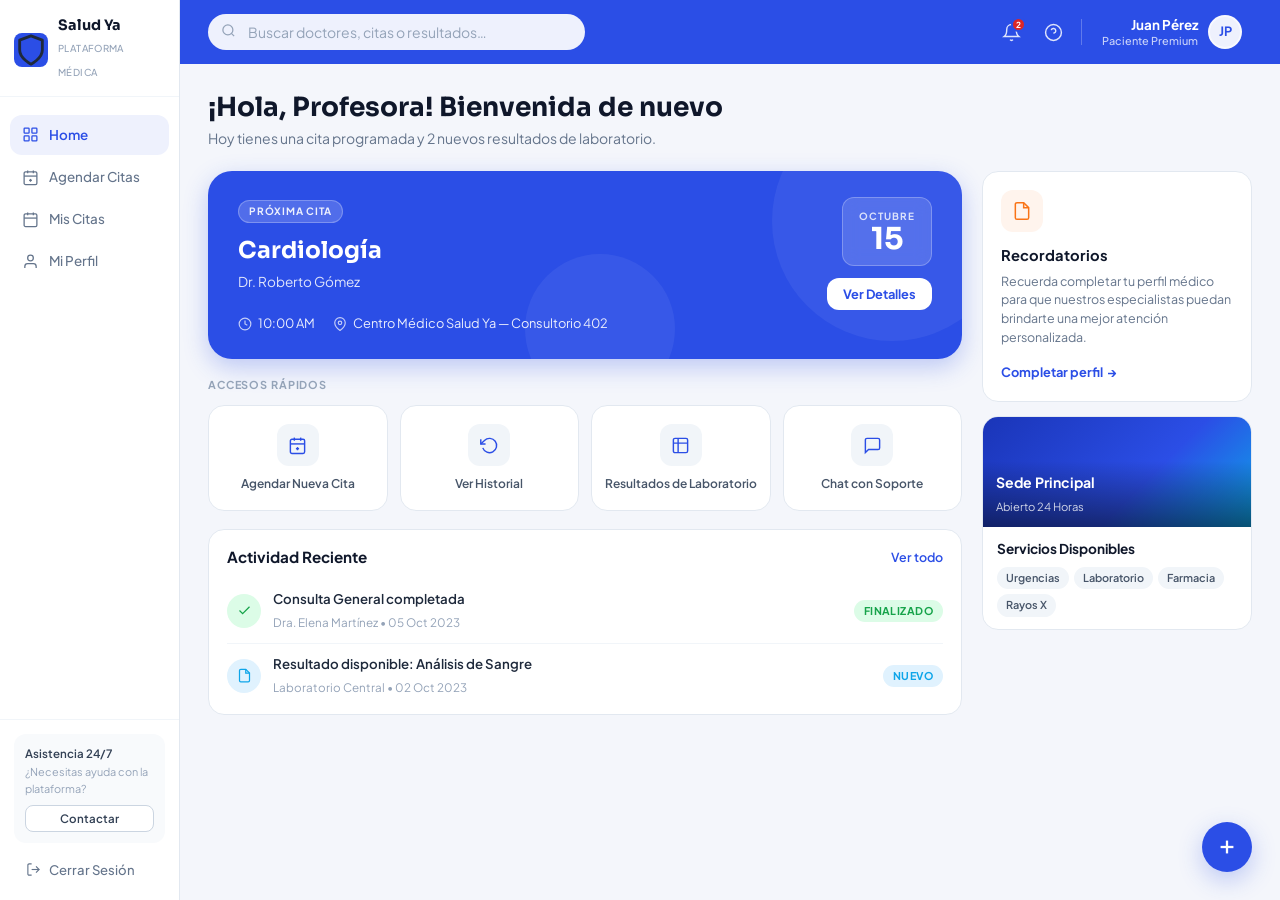
<file: index.html>
<!DOCTYPE html>
<html lang="es">
<head>
  <meta charset="UTF-8" />
  <meta name="viewport" content="width=device-width, initial-scale=1.0" />
  <title>Salud Ya</title>
  <link rel="icon" href="Logo%20Salud%20Ya%20-%20Azul.png" type="image/png" sizes="any">
  <link rel="shortcut icon" href="Logo%20Salud%20Ya%20-%20Azul.png" type="image/png">
  <link rel="stylesheet" href="css/variables.css" />
  <link rel="stylesheet" href="css/layout.css" />
  <link rel="stylesheet" href="css/components.css" />
  <style>
    #view-container { min-height: 100vh; }
    /* Ensure app-shell fills viewport */
    #view-container > .app-shell { min-height: 100vh; }
  </style>
</head>
<body>
  <div id="view-container"></div>
  <script src="js/app.js"></script>
</body>
</html>
</file>
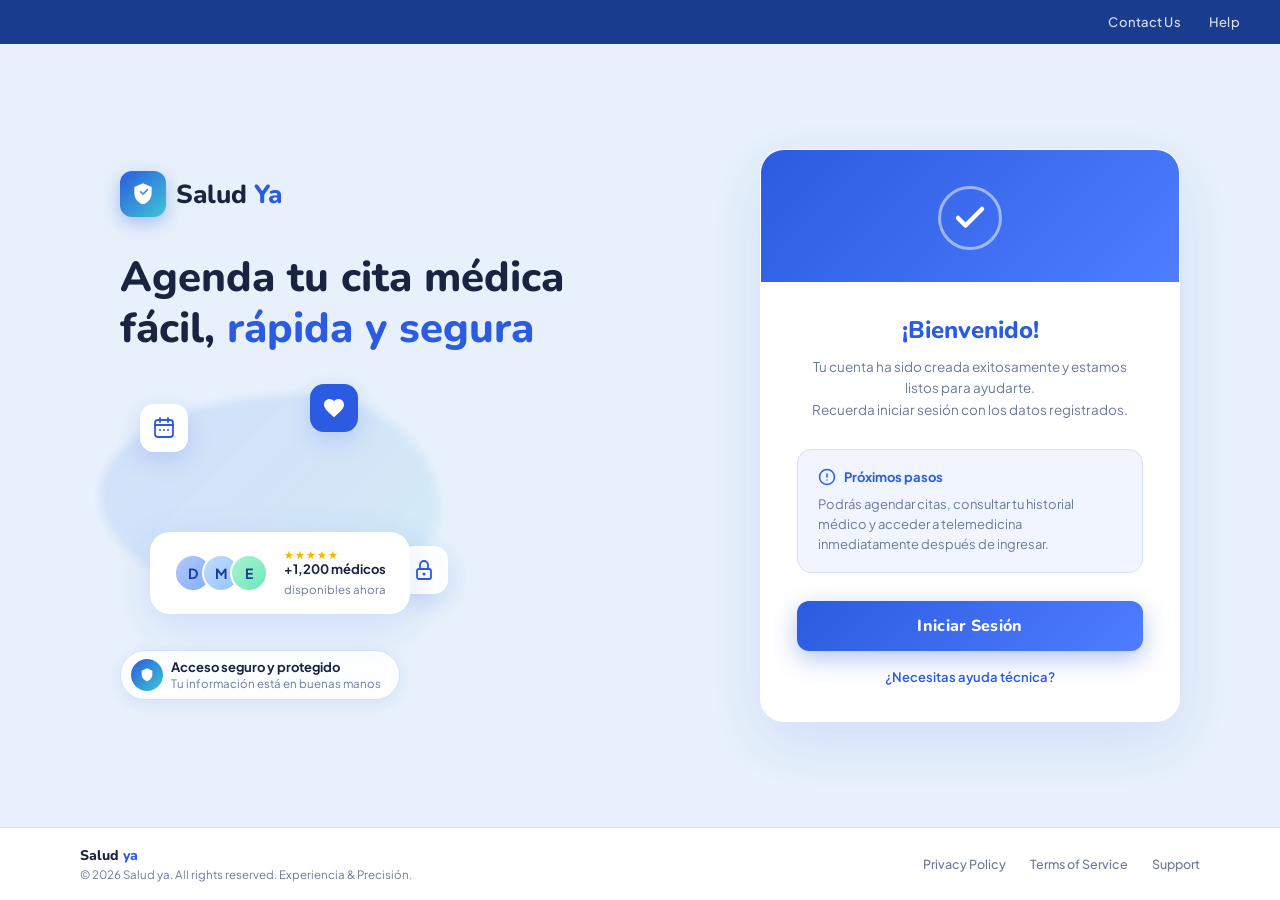
<file: bienvenido.html>
<!DOCTYPE html>
<html lang="es">
<head>
  <meta charset="UTF-8"/>
  <meta name="viewport" content="width=device-width, initial-scale=1.0"/>
  <title>Salud Ya</title>
  <link href="https://fonts.googleapis.com/css2?family=Nunito:wght@400;600;700;800&family=Plus+Jakarta+Sans:wght@400;500;600;700&display=swap" rel="stylesheet"/>
  <link rel="stylesheet" href="css/style.css"/>
</head>
<body>

<!-- TOPBAR -->
<nav class="topbar">
  <a href="#">Contact Us</a>
  <a href="#">Help</a>
</nav>

<div class="page">
  <section class="hero">

    <!-- LEFT -->
    <div class="left">
      <div class="brand">
        <div class="brand-icon">
          <svg viewBox="0 0 24 24" xmlns="http://www.w3.org/2000/svg">
            <path d="M12 2L4 5.5V11c0 5 3.5 9.3 8 10.4C16.5 20.3 20 16 20 11V5.5L12 2zm0 10.5c-.4 0-.8-.1-1.1-.4L9 10.2l1.1-1.1 1.9 1.9 3.9-3.9 1.1 1.1-5 5c-.3.2-.7.3-1 .3z"/>
          </svg>
        </div>
        <div class="brand-name">Salud <span>Ya</span></div>
      </div>

      <h1 class="headline">
        Agenda tu cita médica<br>fácil, <em>rápida y segura</em>
      </h1>

      <div class="illustration">
        <div class="blob"></div>

        <div class="float-icon fi-calendar">
          <svg viewBox="0 0 24 24" fill="none" xmlns="http://www.w3.org/2000/svg">
            <rect x="3" y="4" width="18" height="17" rx="3" stroke="#2b5be0" stroke-width="1.8" fill="none"/>
            <path d="M8 2v4M16 2v4M3 9h18" stroke="#2b5be0" stroke-width="1.8" stroke-linecap="round"/>
            <circle cx="8" cy="14" r="1" fill="#2b5be0"/>
            <circle cx="12" cy="14" r="1" fill="#2b5be0"/>
            <circle cx="16" cy="14" r="1" fill="#2b5be0"/>
          </svg>
        </div>

        <div class="float-icon fi-heart">
          <svg viewBox="0 0 24 24" xmlns="http://www.w3.org/2000/svg">
            <path d="M12 21.35l-1.45-1.32C5.4 15.36 2 12.28 2 8.5 2 5.42 4.42 3 7.5 3c1.74 0 3.41.81 4.5 2.09C13.09 3.81 14.76 3 16.5 3 19.58 3 22 5.42 22 8.5c0 3.78-3.4 6.86-8.55 11.54L12 21.35z"/>
          </svg>
        </div>

        <div class="float-icon fi-lock">
          <svg viewBox="0 0 24 24" fill="none" xmlns="http://www.w3.org/2000/svg">
            <rect x="5" y="11" width="14" height="10" rx="2" stroke="#2b5be0" stroke-width="1.8" fill="none"/>
            <path d="M8 11V7a4 4 0 018 0v4" stroke="#2b5be0" stroke-width="1.8" stroke-linecap="round"/>
            <circle cx="12" cy="16" r="1.5" fill="#2b5be0"/>
          </svg>
        </div>

        <div class="doc-card">
          <div class="doc-avatars">
            <div class="av">D</div>
            <div class="av" style="background:linear-gradient(135deg,#c3dafe,#93c5fd)">M</div>
            <div class="av" style="background:linear-gradient(135deg,#a7f3d0,#6ee7b7)">E</div>
          </div>
          <div class="doc-info">
            <div class="stars">★★★★★</div>
            <strong>+1,200 médicos</strong>
            <span>disponibles ahora</span>
          </div>
        </div>
      </div>

      <div class="badge-secure">
        <div class="dot">
          <svg viewBox="0 0 24 24" xmlns="http://www.w3.org/2000/svg">
            <path d="M12 2L4 5.5V11c0 5 3.5 9.3 8 10.4C16.5 20.3 20 16 20 11V5.5L12 2z"/>
          </svg>
        </div>
        <div class="badge-secure-text">
          <strong>Acceso seguro y protegido</strong>
          <span>Tu información está en buenas manos</span>
        </div>
      </div>
    </div>

    <!-- RIGHT — WELCOME CARD -->
    <div class="card-welcome">

      <!-- Banner azul con check -->
      <div class="welcome-banner">
        <div class="welcome-check">
          <svg viewBox="0 0 24 24" xmlns="http://www.w3.org/2000/svg">
            <polyline points="20 6 9 17 4 12"/>
          </svg>
        </div>
      </div>

      <!-- Cuerpo -->
      <div class="welcome-body">
        <h2 class="welcome-title">¡Bienvenido!</h2>
        <p class="welcome-subtitle">
          Tu cuenta ha sido creada exitosamente y estamos listos para ayudarte.<br>
          Recuerda iniciar sesión con los datos registrados.
        </p>

        <!-- Próximos pasos -->
        <div class="next-steps">
          <div class="next-steps-header">
            <!-- Info circle icon -->
            <svg viewBox="0 0 24 24" xmlns="http://www.w3.org/2000/svg">
              <circle cx="12" cy="12" r="10"/>
              <line x1="12" y1="8" x2="12" y2="12"/>
              <line x1="12" y1="16" x2="12.01" y2="16"/>
            </svg>
            <span>Próximos pasos</span>
          </div>
          <p>Podrás agendar citas, consultar tu historial médico y acceder a telemedicina inmediatamente después de ingresar.</p>
        </div>

        <!-- Botón iniciar sesión -->
        <a href="login1.html" class="btn-go">
          Iniciar Sesión
        </a>

        <a href="#" class="help-link">¿Necesitas ayuda técnica?</a>
      </div>
    </div>

  </section>

  <!-- FOOTER -->
  <footer>
    <div>
      <div class="footer-brand">Salud <span>ya</span></div>
      <div class="footer-copy">© 2026 Salud ya. All rights reserved. Experiencia &amp; Precisión.</div>
    </div>
    <div class="footer-links">
      <a href="#">Privacy Policy</a>
      <a href="#">Terms of Service</a>
      <a href="#">Support</a>
    </div>
  </footer>
</div>

</body>
</html>
</file>
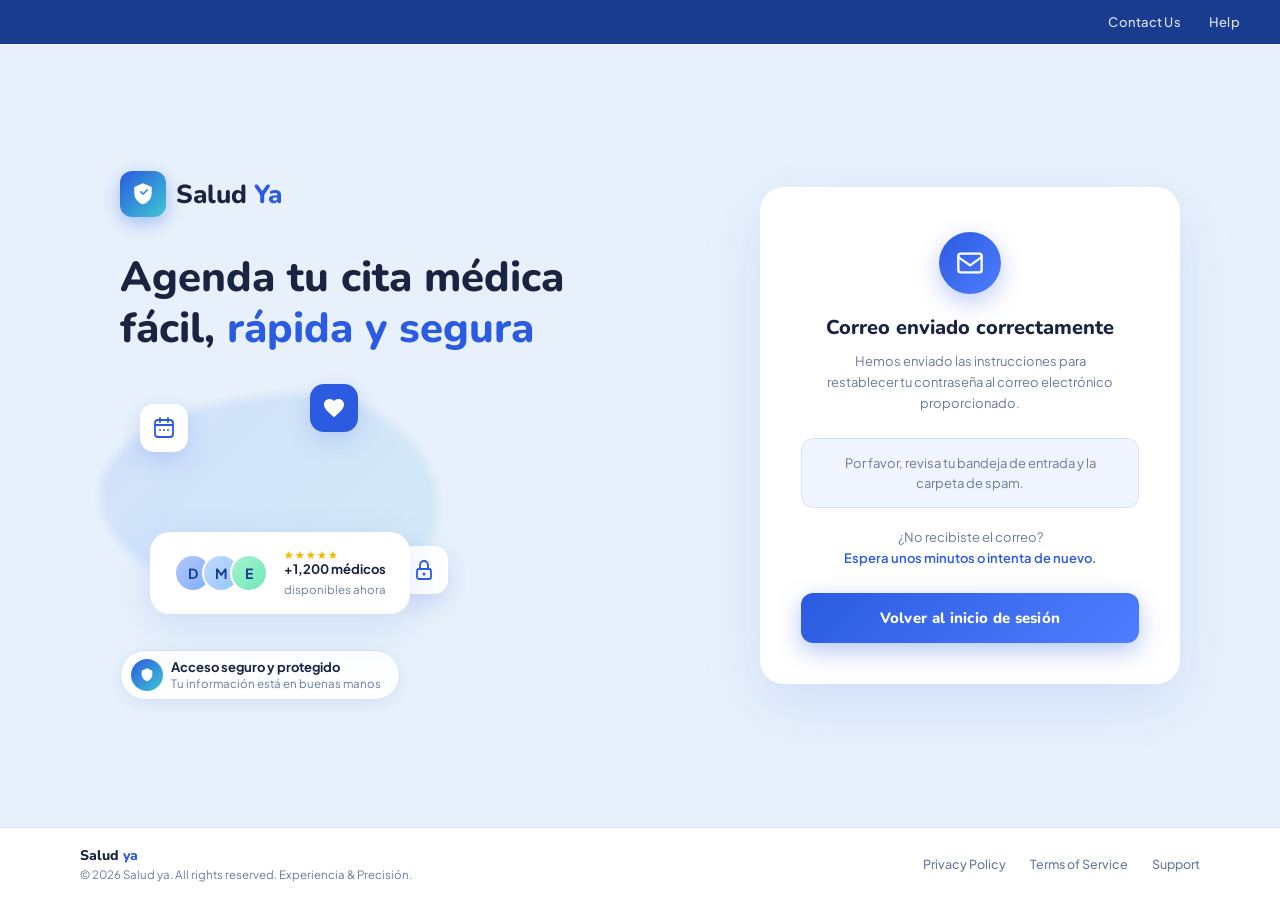
<file: comprobante.html>
<!DOCTYPE html>
<html lang="es">
<head>
  <meta charset="UTF-8"/>
  <meta name="viewport" content="width=device-width, initial-scale=1.0"/>
  <title>Salud Ya – Comprobante</title>
  <link href="https://fonts.googleapis.com/css2?family=Nunito:wght@400;600;700;800&family=Plus+Jakarta+Sans:wght@400;500;600;700&display=swap" rel="stylesheet"/>
  <link rel="stylesheet" href="css/style.css"/>
</head>
<body>

<!-- TOPBAR -->
<nav class="topbar">
  <a href="#">Contact Us</a>
  <a href="#">Help</a>
</nav>

<div class="page">
  <section class="hero">

    <!-- LEFT -->
    <div class="left">
      <div class="brand">
        <div class="brand-icon">
          <svg viewBox="0 0 24 24" xmlns="http://www.w3.org/2000/svg">
            <path d="M12 2L4 5.5V11c0 5 3.5 9.3 8 10.4C16.5 20.3 20 16 20 11V5.5L12 2zm0 10.5c-.4 0-.8-.1-1.1-.4L9 10.2l1.1-1.1 1.9 1.9 3.9-3.9 1.1 1.1-5 5c-.3.2-.7.3-1 .3z"/>
          </svg>
        </div>
        <div class="brand-name">Salud <span>Ya</span></div>
      </div>

      <h1 class="headline">
        Agenda tu cita médica<br>fácil, <em>rápida y segura</em>
      </h1>

      <div class="illustration">
        <div class="blob"></div>

        <div class="float-icon fi-calendar">
          <svg viewBox="0 0 24 24" fill="none" xmlns="http://www.w3.org/2000/svg">
            <rect x="3" y="4" width="18" height="17" rx="3" stroke="#2b5be0" stroke-width="1.8" fill="none"/>
            <path d="M8 2v4M16 2v4M3 9h18" stroke="#2b5be0" stroke-width="1.8" stroke-linecap="round"/>
            <circle cx="8" cy="14" r="1" fill="#2b5be0"/>
            <circle cx="12" cy="14" r="1" fill="#2b5be0"/>
            <circle cx="16" cy="14" r="1" fill="#2b5be0"/>
          </svg>
        </div>

        <div class="float-icon fi-heart">
          <svg viewBox="0 0 24 24" xmlns="http://www.w3.org/2000/svg">
            <path d="M12 21.35l-1.45-1.32C5.4 15.36 2 12.28 2 8.5 2 5.42 4.42 3 7.5 3c1.74 0 3.41.81 4.5 2.09C13.09 3.81 14.76 3 16.5 3 19.58 3 22 5.42 22 8.5c0 3.78-3.4 6.86-8.55 11.54L12 21.35z"/>
          </svg>
        </div>

        <div class="float-icon fi-lock">
          <svg viewBox="0 0 24 24" fill="none" xmlns="http://www.w3.org/2000/svg">
            <rect x="5" y="11" width="14" height="10" rx="2" stroke="#2b5be0" stroke-width="1.8" fill="none"/>
            <path d="M8 11V7a4 4 0 018 0v4" stroke="#2b5be0" stroke-width="1.8" stroke-linecap="round"/>
            <circle cx="12" cy="16" r="1.5" fill="#2b5be0"/>
          </svg>
        </div>

        <div class="doc-card">
          <div class="doc-avatars">
            <div class="av">D</div>
            <div class="av" style="background:linear-gradient(135deg,#c3dafe,#93c5fd)">M</div>
            <div class="av" style="background:linear-gradient(135deg,#a7f3d0,#6ee7b7)">E</div>
          </div>
          <div class="doc-info">
            <div class="stars">★★★★★</div>
            <strong>+1,200 médicos</strong>
            <span>disponibles ahora</span>
          </div>
        </div>
      </div>

      <div class="badge-secure">
        <div class="dot">
          <svg viewBox="0 0 24 24" xmlns="http://www.w3.org/2000/svg">
            <path d="M12 2L4 5.5V11c0 5 3.5 9.3 8 10.4C16.5 20.3 20 16 20 11V5.5L12 2z"/>
          </svg>
        </div>
        <div class="badge-secure-text">
          <strong>Acceso seguro y protegido</strong>
          <span>Tu información está en buenas manos</span>
        </div>
      </div>
    </div>

    <!-- RIGHT — EMAIL SENT CARD -->
    <div class="email-sent-card">

      <!-- Icono sobre con check -->
      <div class="email-sent-icon">
        <svg viewBox="0 0 24 24" xmlns="http://www.w3.org/2000/svg">
          <rect x="2" y="4" width="20" height="16" rx="2"/>
          <path d="M2 7l10 7 10-7"/>
          <path d="M16 13l3 3M19 13l-3 3" stroke-width="0" fill="none"/>
        </svg>
      </div>

      <h2 class="email-sent-title">Correo enviado correctamente</h2>
      <p class="email-sent-subtitle">
        Hemos enviado las instrucciones para restablecer tu contraseña al correo electrónico proporcionado.
      </p>

      <!-- Caja informativa -->
      <div class="email-info-box">
        Por favor, revisa tu bandeja de entrada y la carpeta de spam.
      </div>

      <!-- Reenviar -->
      <div class="resend-link">
        ¿No recibiste el correo?
        <a href="recuperarcontraseña.html">Espera unos minutos o intenta de nuevo.</a>
      </div>

      <!-- Botón volver -->
      <a href="login1.html" class="btn-back-login">
        Volver al inicio de sesión
      </a>

    </div>

  </section>

  <!-- FOOTER -->
  <footer>
    <div>
      <div class="footer-brand">Salud <span>ya</span></div>
      <div class="footer-copy">© 2026 Salud ya. All rights reserved. Experiencia &amp; Precisión.</div>
    </div>
    <div class="footer-links">
      <a href="#">Privacy Policy</a>
      <a href="#">Terms of Service</a>
      <a href="#">Support</a>
    </div>
  </footer>
</div>

</body>
</html>
</file>
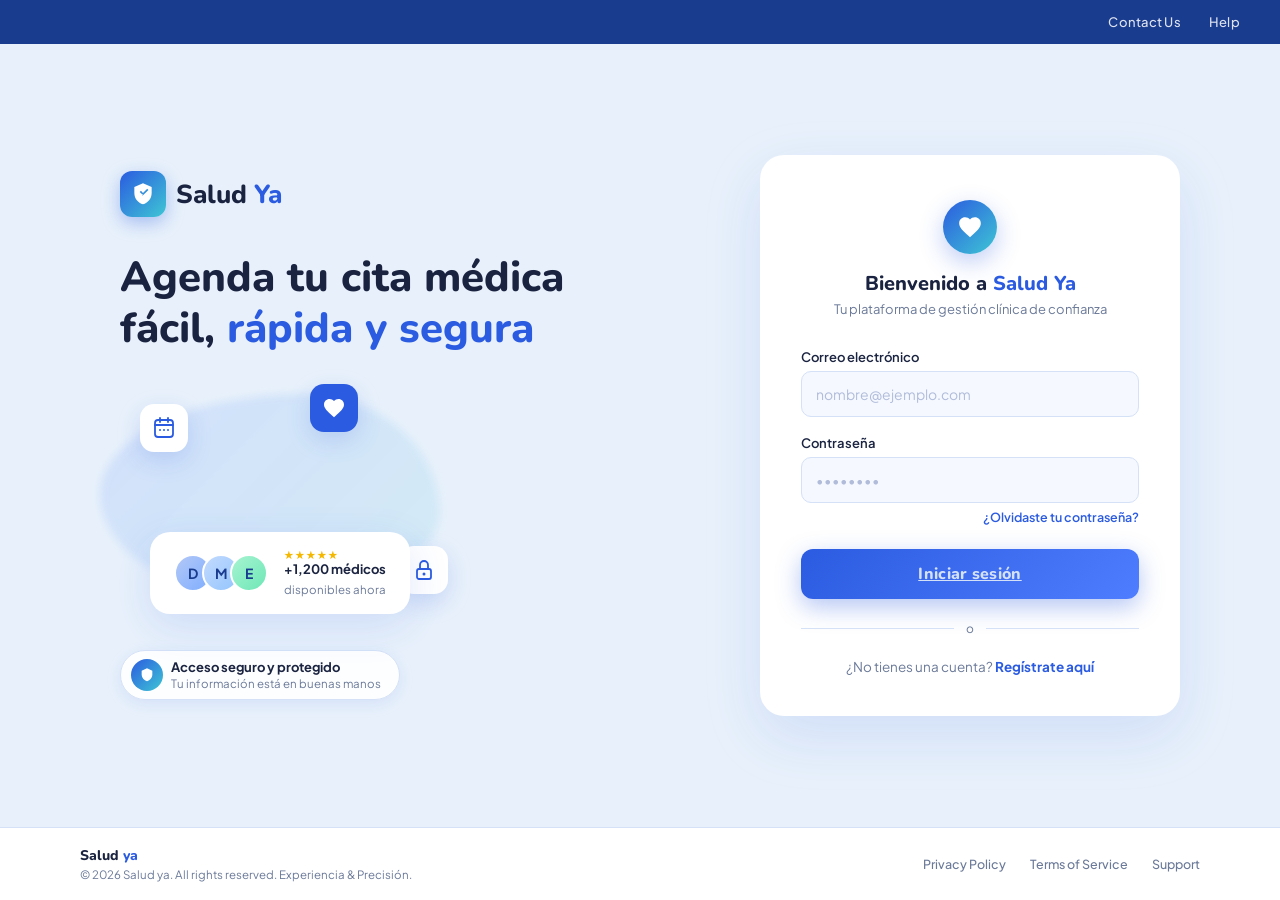
<file: login1.html>
<!DOCTYPE html>
<html lang="es">
<head>
  <meta charset="UTF-8" />
  <meta name="viewport" content="width=device-width, initial-scale=1.0"/>
  <title>Salud Ya – Agenda tu cita médica</title>
  <link href="https://fonts.googleapis.com/css2?family=Nunito:wght@400;600;700;800&family=Plus+Jakarta+Sans:wght@400;500;600;700&display=swap" rel="stylesheet"/>
  <link rel="stylesheet" href="css/style.css"/>
</head>
<body>

<!-- TOPBAR -->
<nav class="topbar">
  <a href="#">Contact Us</a>
  <a href="#">Help</a>
</nav>

<div class="page">
  <section class="hero">

    <!-- LEFT -->
    <div class="left">
      <!-- Brand -->
      <div class="brand">
        <div class="brand-icon">
          <svg viewBox="0 0 24 24" xmlns="http://www.w3.org/2000/svg">
            <path d="M12 2L4 5.5V11c0 5 3.5 9.3 8 10.4C16.5 20.3 20 16 20 11V5.5L12 2zm0 10.5c-.4 0-.8-.1-1.1-.4L9 10.2l1.1-1.1 1.9 1.9 3.9-3.9 1.1 1.1-5 5c-.3.2-.7.3-1 .3z"/>
          </svg>
        </div>
        <div class="brand-name">Salud <span>Ya</span></div>
      </div>

      <!-- Headline -->
      <h1 class="headline">
        Agenda tu cita médica<br>fácil, <em>rápida y segura</em>
      </h1>

      <!-- Illustration -->
      <div class="illustration">
        <div class="blob"></div>

        <!-- Calendar icon -->
        <div class="float-icon fi-calendar">
          <svg viewBox="0 0 24 24" fill="none" xmlns="http://www.w3.org/2000/svg">
            <rect x="3" y="4" width="18" height="17" rx="3" stroke="#2b5be0" stroke-width="1.8" fill="none"/>
            <path d="M8 2v4M16 2v4M3 9h18" stroke="#2b5be0" stroke-width="1.8" stroke-linecap="round"/>
            <circle cx="8" cy="14" r="1" fill="#2b5be0"/>
            <circle cx="12" cy="14" r="1" fill="#2b5be0"/>
            <circle cx="16" cy="14" r="1" fill="#2b5be0"/>
          </svg>
        </div>

        <!-- Heart icon -->
        <div class="float-icon fi-heart">
          <svg viewBox="0 0 24 24" xmlns="http://www.w3.org/2000/svg">
            <path d="M12 21.35l-1.45-1.32C5.4 15.36 2 12.28 2 8.5 2 5.42 4.42 3 7.5 3c1.74 0 3.41.81 4.5 2.09C13.09 3.81 14.76 3 16.5 3 19.58 3 22 5.42 22 8.5c0 3.78-3.4 6.86-8.55 11.54L12 21.35z"/>
          </svg>
        </div>

        <!-- Lock icon -->
        <div class="float-icon fi-lock">
          <svg viewBox="0 0 24 24" fill="none" xmlns="http://www.w3.org/2000/svg">
            <rect x="5" y="11" width="14" height="10" rx="2" stroke="#2b5be0" stroke-width="1.8" fill="none"/>
            <path d="M8 11V7a4 4 0 018 0v4" stroke="#2b5be0" stroke-width="1.8" stroke-linecap="round"/>
            <circle cx="12" cy="16" r="1.5" fill="#2b5be0"/>
          </svg>
        </div>

        <!-- Doctors card -->
        <div class="doc-card">
          <div class="doc-avatars">
            <div class="av">D</div>
            <div class="av" style="background:linear-gradient(135deg,#c3dafe,#93c5fd)">M</div>
            <div class="av" style="background:linear-gradient(135deg,#a7f3d0,#6ee7b7)">E</div>
          </div>
          <div class="doc-info">
            <div class="stars">★★★★★</div>
            <strong>+1,200 médicos</strong>
            <span>disponibles ahora</span>
          </div>
        </div>
      </div>

      <!-- Secure badge -->
      <div class="badge-secure">
        <div class="dot">
          <svg viewBox="0 0 24 24" xmlns="http://www.w3.org/2000/svg">
            <path d="M12 2L4 5.5V11c0 5 3.5 9.3 8 10.4C16.5 20.3 20 16 20 11V5.5L12 2z"/>
          </svg>
        </div>
        <div class="badge-secure-text">
          <strong>Acceso seguro y protegido</strong>
          <span>Tu información está en buenas manos</span>
        </div>
      </div>
    </div>

    <!-- RIGHT — LOGIN CARD -->
    <div class="card">
      <div class="card-header">
        <div class="card-icon">
          <svg viewBox="0 0 24 24" xmlns="http://www.w3.org/2000/svg">
            <path d="M12 21.35l-1.45-1.32C5.4 15.36 2 12.28 2 8.5 2 5.42 4.42 3 7.5 3c1.74 0 3.41.81 4.5 2.09C13.09 3.81 14.76 3 16.5 3 19.58 3 22 5.42 22 8.5c0 3.78-3.4 6.86-8.55 11.54L12 21.35z"/>
          </svg>
        </div>
        <h2>Bienvenido a <span>Salud Ya</span></h2>
        <p>Tu plataforma de gestión clínica de confianza</p>
      </div>

      <div class="form-group">
        <label for="email">Correo electrónico</label>
        <input type="email" id="email" placeholder="nombre@ejemplo.com" autocomplete="email"/>
      </div>

      <div class="form-group">
        <label for="password">Contraseña</label>
        <input type="password" id="password" placeholder="••••••••" autocomplete="current-password"/>
        <a href="recuperarcontraseña.html" class="forgot">¿Olvidaste tu contraseña?</a>
      </div>

      <button class="btn-login">
         <a href="roles.html" class="inicio">Iniciar sesión</a>
      </button>

      <div class="divider">o</div>

      <p class="register-text">
        ¿No tienes una cuenta? <a href="register.html">Regístrate aquí</a>
      </p>
    </div>

  </section>

  <!-- FOOTER -->
  <footer>
    <div>
      <div class="footer-brand">Salud <span>ya</span></div>
      <div class="footer-copy">© 2026 Salud ya. All rights reserved. Experiencia &amp; Precisión.</div>
    </div>
    <div class="footer-links">
      <a href="#">Privacy Policy</a>
      <a href="#">Terms of Service</a>
      <a href="#">Support</a>
    </div>
  </footer>
</div>

</body>
</html>
</file>
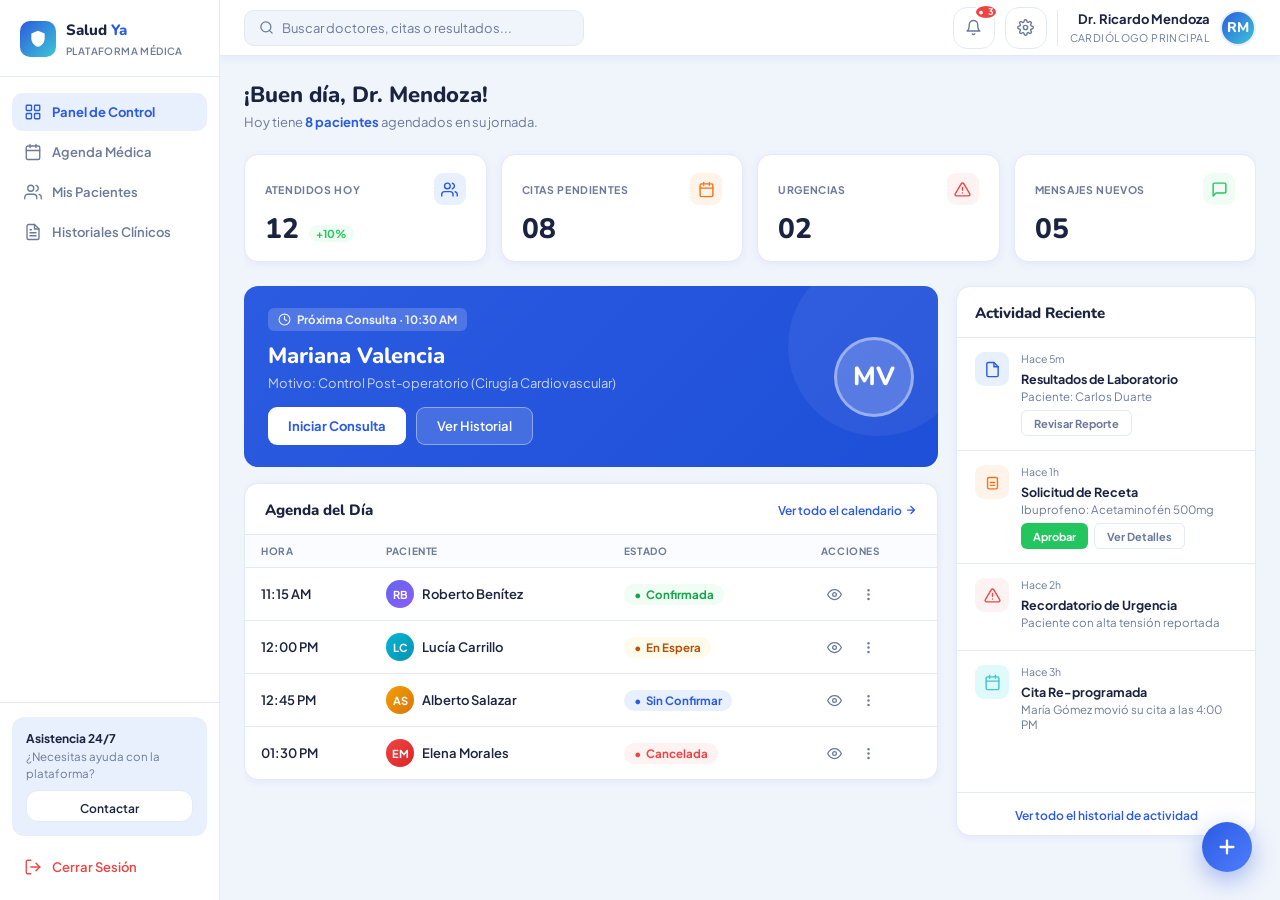
<file: medico.html>
<!DOCTYPE html>
<html lang="es">
<head>
  <meta charset="UTF-8"/>
  <meta name="viewport" content="width=device-width, initial-scale=1.0"/>
  <title>Salud Ya – Panel de Control</title>
  <link href="https://fonts.googleapis.com/css2?family=Nunito:wght@400;600;700;800&family=Plus+Jakarta+Sans:wght@400;500;600;700&display=swap" rel="stylesheet"/>
  <link rel="stylesheet" href="css/medico.css"/>
</head>
<body>

<div class="dashboard">

  <!-- ── SIDEBAR ── -->
  <aside class="sidebar">
    <div class="sidebar-brand">
      <div class="sidebar-brand-icon">
        <svg viewBox="0 0 24 24" xmlns="http://www.w3.org/2000/svg">
          <path d="M12 2L4 5.5V11c0 5 3.5 9.3 8 10.4C16.5 20.3 20 16 20 11V5.5L12 2z"/>
        </svg>
      </div>
      <div class="sidebar-brand-text">
        <strong>Salud <span>Ya</span></strong>
        <small>Plataforma Médica</small>
      </div>
    </div>

    <nav class="sidebar-nav">
      <a href="medico.html" class="nav-item active">
        <svg viewBox="0 0 24 24"><rect x="3" y="3" width="7" height="7" rx="1"/><rect x="14" y="3" width="7" height="7" rx="1"/><rect x="3" y="14" width="7" height="7" rx="1"/><rect x="14" y="14" width="7" height="7" rx="1"/></svg>
        <span>Panel de Control</span>
      </a>
      <a href="medico2.html" class="nav-item">
        <svg viewBox="0 0 24 24"><rect x="3" y="4" width="18" height="18" rx="2"/><path d="M16 2v4M8 2v4M3 10h18"/></svg>
        <span>Agenda Médica</span>
      </a>
      <a href="#" class="nav-item">
        <svg viewBox="0 0 24 24"><path d="M17 21v-2a4 4 0 0 0-4-4H5a4 4 0 0 0-4 4v2"/><circle cx="9" cy="7" r="4"/><path d="M23 21v-2a4 4 0 0 0-3-3.87"/><path d="M16 3.13a4 4 0 0 1 0 7.75"/></svg>
        <span>Mis Pacientes</span>
      </a>
      <a href="#" class="nav-item">
        <svg viewBox="0 0 24 24"><path d="M14 2H6a2 2 0 0 0-2 2v16a2 2 0 0 0 2 2h12a2 2 0 0 0 2-2V8z"/><polyline points="14 2 14 8 20 8"/><line x1="16" y1="13" x2="8" y2="13"/><line x1="16" y1="17" x2="8" y2="17"/><polyline points="10 9 9 9 8 9"/></svg>
        <span>Historiales Clínicos</span>
      </a>
    </nav>

    <div class="sidebar-footer">
      <div class="sidebar-help">
        <strong>Asistencia 24/7</strong>
        <p>¿Necesitas ayuda con la plataforma?</p>
        <button class="btn-contact">Contactar</button>
      </div>
      <a href="login1.html" class="nav-item nav-item--logout">
        <svg viewBox="0 0 24 24"><path d="M9 21H5a2 2 0 0 1-2-2V5a2 2 0 0 1 2-2h4"/><polyline points="16 17 21 12 16 7"/><line x1="21" y1="12" x2="9" y2="12"/></svg>
        <span>Cerrar Sesión</span>
      </a>
    </div>
  </aside>

  <!-- ── MAIN ── -->
  <div class="main">

    <!-- Topbar -->
    <header class="topbar">
      <div class="search-box">
        <svg viewBox="0 0 24 24"><circle cx="11" cy="11" r="8"/><path d="m21 21-4.35-4.35"/></svg>
        <input type="text" placeholder="Buscar doctores, citas o resultados..."/>
      </div>
      <div class="topbar-spacer"></div>
      <div class="topbar-actions">
        <div class="icon-btn">
          <svg viewBox="0 0 24 24"><path d="M18 8A6 6 0 0 0 6 8c0 7-3 9-3 9h18s-3-2-3-9"/><path d="M13.73 21a2 2 0 0 1-3.46 0"/></svg>
          <span class="badge">3</span>
        </div>
        <div class="icon-btn">
          <svg viewBox="0 0 24 24"><circle cx="12" cy="12" r="3"/><path d="M19.4 15a1.65 1.65 0 0 0 .33 1.82l.06.06a2 2 0 0 1-2.83 2.83l-.06-.06a1.65 1.65 0 0 0-1.82-.33 1.65 1.65 0 0 0-1 1.51V21a2 2 0 0 1-4 0v-.09A1.65 1.65 0 0 0 9 19.4a1.65 1.65 0 0 0-1.82.33l-.06.06a2 2 0 0 1-2.83-2.83l.06-.06A1.65 1.65 0 0 0 4.68 15a1.65 1.65 0 0 0-1.51-1H3a2 2 0 0 1 0-4h.09A1.65 1.65 0 0 0 4.6 9a1.65 1.65 0 0 0-.33-1.82l-.06-.06a2 2 0 0 1 2.83-2.83l.06.06A1.65 1.65 0 0 0 9 4.68a1.65 1.65 0 0 0 1-1.51V3a2 2 0 0 1 4 0v.09a1.65 1.65 0 0 0 1 1.51 1.65 1.65 0 0 0 1.82-.33l.06-.06a2 2 0 0 1 2.83 2.83l-.06.06A1.65 1.65 0 0 0 19.4 9a1.65 1.65 0 0 0 1.51 1H21a2 2 0 0 1 0 4h-.09a1.65 1.65 0 0 0-1.51 1z"/></svg>
        </div>
        <div class="topbar-user">
          <div class="topbar-user-info">
            <strong>Dr. Ricardo Mendoza</strong>
            <small>Cardiólogo Principal</small>
          </div>
          <div class="topbar-avatar">RM</div>
        </div>
      </div>
    </header>

    <!-- Content -->
    <div class="content">

      <!-- Greeting -->
      <div class="greeting">
        <h1>¡Buen día, Dr. Mendoza!</h1>
        <p>Hoy tiene <strong>8 pacientes</strong> agendados en su jornada.</p>
      </div>

      <!-- Stat Cards -->
      <div class="stat-cards">
        <div class="stat-card">
          <div class="stat-card-header">
            <span class="stat-label">Atendidos Hoy</span>
            <div class="stat-icon si-blue">
              <svg viewBox="0 0 24 24"><path d="M17 21v-2a4 4 0 0 0-4-4H5a4 4 0 0 0-4 4v2"/><circle cx="9" cy="7" r="4"/><path d="M23 21v-2a4 4 0 0 0-3-3.87"/><path d="M16 3.13a4 4 0 0 1 0 7.75"/></svg>
            </div>
          </div>
          <div>
            <span class="stat-value">12</span>
            <span class="stat-delta delta-up">+10%</span>
          </div>
        </div>

        <div class="stat-card">
          <div class="stat-card-header">
            <span class="stat-label">Citas Pendientes</span>
            <div class="stat-icon si-orange">
              <svg viewBox="0 0 24 24"><rect x="3" y="4" width="18" height="18" rx="2"/><path d="M16 2v4M8 2v4M3 10h18"/></svg>
            </div>
          </div>
          <div><span class="stat-value">08</span></div>
        </div>

        <div class="stat-card">
          <div class="stat-card-header">
            <span class="stat-label">Urgencias</span>
            <div class="stat-icon si-red">
              <svg viewBox="0 0 24 24"><path d="M10.29 3.86 1.82 18a2 2 0 0 0 1.71 3h16.94a2 2 0 0 0 1.71-3L13.71 3.86a2 2 0 0 0-3.42 0z"/><line x1="12" y1="9" x2="12" y2="13"/><line x1="12" y1="17" x2="12.01" y2="17"/></svg>
            </div>
          </div>
          <div><span class="stat-value">02</span></div>
        </div>

        <div class="stat-card">
          <div class="stat-card-header">
            <span class="stat-label">Mensajes Nuevos</span>
            <div class="stat-icon si-green">
              <svg viewBox="0 0 24 24"><path d="M21 15a2 2 0 0 1-2 2H7l-4 4V5a2 2 0 0 1 2-2h14a2 2 0 0 1 2 2z"/></svg>
            </div>
          </div>
          <div><span class="stat-value">05</span></div>
        </div>
      </div>

      <!-- Bottom Grid -->
      <div class="bottom-grid">

        <!-- Left: next patient + agenda -->
        <div>
          <!-- Next patient banner -->
          <div class="next-patient">
            <div class="np-info">
              <div class="next-patient-tag">
                <svg viewBox="0 0 24 24"><circle cx="12" cy="12" r="10"/><polyline points="12 6 12 12 16 14"/></svg>
                Próxima Consulta · 10:30 AM
              </div>
              <div class="np-name">Mariana Valencia</div>
              <div class="np-motive">Motivo: Control Post-operatorio (Cirugía Cardiovascular)</div>
              <div class="np-actions">
                <button class="btn-np-primary">Iniciar Consulta</button>
                <button class="btn-np-outline">Ver Historial</button>
              </div>
            </div>
            <div class="np-avatar">MV</div>
          </div>

          <!-- Agenda table -->
          <div class="agenda-card">
            <div class="agenda-header">
              <h3>Agenda del Día</h3>
              <a href="#" class="link-small">
                Ver todo el calendario
                <svg viewBox="0 0 24 24"><path d="M5 12h14M12 5l7 7-7 7"/></svg>
              </a>
            </div>
            <table class="agenda-table">
              <thead>
                <tr>
                  <th>Hora</th>
                  <th>Paciente</th>
                  <th>Estado</th>
                  <th>Acciones</th>
                </tr>
              </thead>
              <tbody>
                <tr>
                  <td class="time-cell">11:15 AM</td>
                  <td>
                    <div class="patient-cell">
                      <div class="p-avatar pa-rb">RB</div>
                      <span class="p-name">Roberto Benítez</span>
                    </div>
                  </td>
                  <td><span class="badge badge-confirmed">Confirmada</span></td>
                  <td>
                    <div class="actions-cell">
                      <button class="act-btn" title="Ver">
                        <svg viewBox="0 0 24 24"><path d="M1 12s4-8 11-8 11 8 11 8-4 8-11 8-11-8-11-8z"/><circle cx="12" cy="12" r="3"/></svg>
                      </button>
                      <button class="act-btn" title="Más opciones">
                        <svg viewBox="0 0 24 24"><circle cx="12" cy="5" r="1"/><circle cx="12" cy="12" r="1"/><circle cx="12" cy="19" r="1"/></svg>
                      </button>
                    </div>
                  </td>
                </tr>
                <tr>
                  <td class="time-cell">12:00 PM</td>
                  <td>
                    <div class="patient-cell">
                      <div class="p-avatar pa-lc">LC</div>
                      <span class="p-name">Lucía Carrillo</span>
                    </div>
                  </td>
                  <td><span class="badge badge-waiting">En Espera</span></td>
                  <td>
                    <div class="actions-cell">
                      <button class="act-btn">
                        <svg viewBox="0 0 24 24"><path d="M1 12s4-8 11-8 11 8 11 8-4 8-11 8-11-8-11-8z"/><circle cx="12" cy="12" r="3"/></svg>
                      </button>
                      <button class="act-btn">
                        <svg viewBox="0 0 24 24"><circle cx="12" cy="5" r="1"/><circle cx="12" cy="12" r="1"/><circle cx="12" cy="19" r="1"/></svg>
                      </button>
                    </div>
                  </td>
                </tr>
                <tr>
                  <td class="time-cell">12:45 PM</td>
                  <td>
                    <div class="patient-cell">
                      <div class="p-avatar pa-as">AS</div>
                      <span class="p-name">Alberto Salazar</span>
                    </div>
                  </td>
                  <td><span class="badge badge-pending">Sin Confirmar</span></td>
                  <td>
                    <div class="actions-cell">
                      <button class="act-btn">
                        <svg viewBox="0 0 24 24"><path d="M1 12s4-8 11-8 11 8 11 8-4 8-11 8-11-8-11-8z"/><circle cx="12" cy="12" r="3"/></svg>
                      </button>
                      <button class="act-btn">
                        <svg viewBox="0 0 24 24"><circle cx="12" cy="5" r="1"/><circle cx="12" cy="12" r="1"/><circle cx="12" cy="19" r="1"/></svg>
                      </button>
                    </div>
                  </td>
                </tr>
                <tr>
                  <td class="time-cell">01:30 PM</td>
                  <td>
                    <div class="patient-cell">
                      <div class="p-avatar pa-em">EM</div>
                      <span class="p-name">Elena Morales</span>
                    </div>
                  </td>
                  <td><span class="badge badge-cancelled">Cancelada</span></td>
                  <td>
                    <div class="actions-cell">
                      <button class="act-btn">
                        <svg viewBox="0 0 24 24"><path d="M1 12s4-8 11-8 11 8 11 8-4 8-11 8-11-8-11-8z"/><circle cx="12" cy="12" r="3"/></svg>
                      </button>
                      <button class="act-btn">
                        <svg viewBox="0 0 24 24"><circle cx="12" cy="5" r="1"/><circle cx="12" cy="12" r="1"/><circle cx="12" cy="19" r="1"/></svg>
                      </button>
                    </div>
                  </td>
                </tr>
              </tbody>
            </table>
          </div>
        </div>

        <!-- Right: Activity -->
        <div class="activity-panel">
          <div class="activity-header">
            <h3>Actividad Reciente</h3>
          </div>

          <div class="activity-list">
            <!-- Item 1 -->
            <div class="activity-item">
              <div class="act-icon-wrap ai-blue">
                <svg viewBox="0 0 24 24"><path d="M14 2H6a2 2 0 0 0-2 2v16a2 2 0 0 0 2 2h12a2 2 0 0 0 2-2V8z"/><polyline points="14 2 14 8 20 8"/></svg>
              </div>
              <div class="act-content">
                <span class="act-time">Hace 5m</span>
                <div class="act-title">Resultados de Laboratorio</div>
                <div class="act-patient">Paciente: Carlos Duarte</div>
                <div class="act-actions">
                  <button class="btn-act btn-act-outline">Revisar Reporte</button>
                </div>
              </div>
            </div>

            <!-- Item 2 -->
            <div class="activity-item">
              <div class="act-icon-wrap ai-orange">
                <svg viewBox="0 0 24 24"><path d="M9 12h6M9 16h6M17 5H7a2 2 0 0 0-2 2v12a2 2 0 0 0 2 2h10a2 2 0 0 0 2-2V7a2 2 0 0 0-2-2z"/></svg>
              </div>
              <div class="act-content">
                <span class="act-time">Hace 1h</span>
                <div class="act-title">Solicitud de Receta</div>
                <div class="act-patient">Ibuprofeno: Acetaminofén 500mg</div>
                <div class="act-actions">
                  <button class="btn-act btn-act-primary">Aprobar</button>
                  <button class="btn-act btn-act-outline">Ver Detalles</button>
                </div>
              </div>
            </div>

            <!-- Item 3 -->
            <div class="activity-item">
              <div class="act-icon-wrap ai-red">
                <svg viewBox="0 0 24 24"><path d="M10.29 3.86 1.82 18a2 2 0 0 0 1.71 3h16.94a2 2 0 0 0 1.71-3L13.71 3.86a2 2 0 0 0-3.42 0z"/><line x1="12" y1="9" x2="12" y2="13"/><line x1="12" y1="17" x2="12.01" y2="17"/></svg>
              </div>
              <div class="act-content">
                <span class="act-time">Hace 2h</span>
                <div class="act-title">Recordatorio de Urgencia</div>
                <div class="act-patient">Paciente con alta tensión reportada</div>
              </div>
            </div>

            <!-- Item 4 -->
            <div class="activity-item">
              <div class="act-icon-wrap ai-teal">
                <svg viewBox="0 0 24 24"><rect x="3" y="4" width="18" height="18" rx="2"/><path d="M16 2v4M8 2v4M3 10h18"/></svg>
              </div>
              <div class="act-content">
                <span class="act-time">Hace 3h</span>
                <div class="act-title">Cita Re-programada</div>
                <div class="act-patient">María Gómez movió su cita a las 4:00 PM</div>
              </div>
            </div>
          </div>

          <div class="activity-footer">
            <a href="#">Ver todo el historial de actividad</a>
          </div>
        </div>

      </div><!-- end bottom-grid -->
    </div><!-- end content -->
  </div><!-- end main -->
</div><!-- end dashboard -->

<!-- FAB -->
<button class="fab" title="Nueva cita">
  <svg viewBox="0 0 24 24" xmlns="http://www.w3.org/2000/svg" fill="none">
    <line x1="12" y1="5" x2="12" y2="19"/>
    <line x1="5" y1="12" x2="19" y2="12"/>
  </svg>
</button>

</body>
</html>
</file>
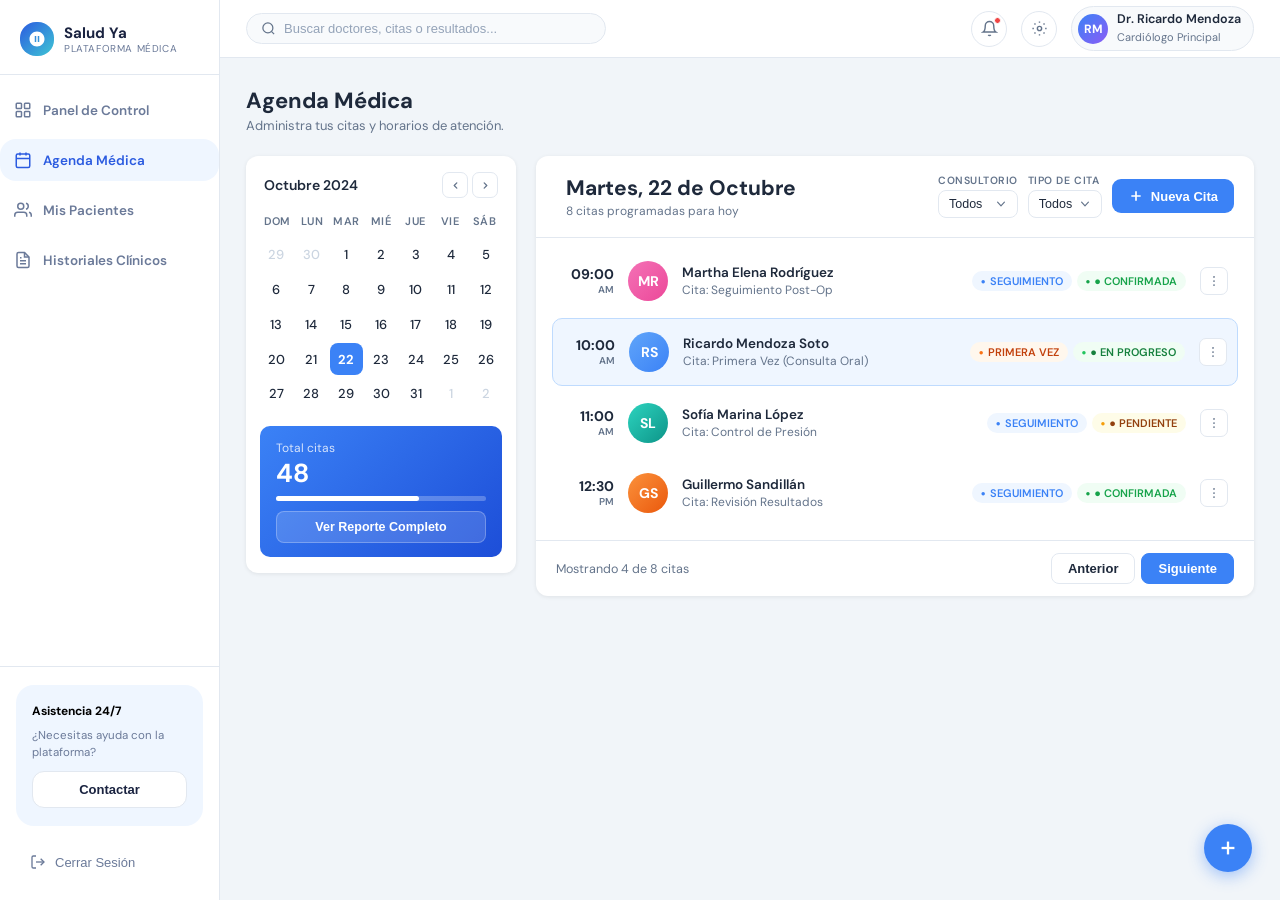
<file: medico2.html>
<!DOCTYPE html>
<html lang="es">
<head>
<meta charset="UTF-8">
<meta name="viewport" content="width=device-width, initial-scale=1.0">
<title>Salud Ya</title>
<link href="https://fonts.googleapis.com/css2?family=DM+Sans:wght@300;400;500;600;700&family=DM+Serif+Display&display=swap" rel="stylesheet">
<link rel="stylesheet" href="css/medic.css">
</head>
<body>

<!-- ── SIDEBAR ── -->
<aside>
  <div class="brand">
    <div class="brand-icon">
      <svg viewBox="0 0 24 24"><path d="M12 2C6.48 2 2 6.48 2 12s4.48 10 10 10 10-4.48 10-10S17.52 2 12 2zm-1 14H9V8h2v8zm4 0h-2V8h2v8z"/></svg>
    </div>
    <div class="brand-text">
      <strong>Salud Ya</strong>
      <span>Plataforma Médica</span>
    </div>
  </div>

  <nav>
    <a href="medico.html">
      <svg viewBox="0 0 24 24" fill="none" stroke="currentColor" stroke-width="2"><rect x="3" y="3" width="7" height="7" rx="1"/><rect x="14" y="3" width="7" height="7" rx="1"/><rect x="3" y="14" width="7" height="7" rx="1"/><rect x="14" y="14" width="7" height="7" rx="1"/></svg>
      Panel de Control
    </a>
    <a href="medico2.html" class="active">
      <svg viewBox="0 0 24 24" fill="none" stroke="currentColor" stroke-width="2"><rect x="3" y="4" width="18" height="18" rx="2"/><line x1="16" y1="2" x2="16" y2="6"/><line x1="8" y1="2" x2="8" y2="6"/><line x1="3" y1="10" x2="21" y2="10"/></svg>
      Agenda Médica
    </a>
    <a href="#">
      <svg viewBox="0 0 24 24" fill="none" stroke="currentColor" stroke-width="2"><path d="M17 21v-2a4 4 0 0 0-4-4H5a4 4 0 0 0-4 4v2"/><circle cx="9" cy="7" r="4"/><path d="M23 21v-2a4 4 0 0 0-3-3.87"/><path d="M16 3.13a4 4 0 0 1 0 7.75"/></svg>
      Mis Pacientes
    </a>
    <a href="#">
      <svg viewBox="0 0 24 24" fill="none" stroke="currentColor" stroke-width="2"><path d="M14 2H6a2 2 0 0 0-2 2v16a2 2 0 0 0 2 2h12a2 2 0 0 0 2-2V8z"/><polyline points="14 2 14 8 20 8"/><line x1="16" y1="13" x2="8" y2="13"/><line x1="16" y1="17" x2="8" y2="17"/><polyline points="10 9 9 9 8 9"/></svg>
      Historiales Clínicos
    </a>
  </nav>

  <div class="sidebar-bottom">
    <div class="assist-card">
      <strong>Asistencia 24/7</strong>
      <p>¿Necesitas ayuda con la plataforma?</p>
      <button class="btn-contact" style="margin-top:10px">Contactar</button>
    </div>
    <button class="btn-logout" onclick="window.location. href='login1.html'">
      <svg viewBox="0 0 24 24" fill="none" stroke="currentColor" stroke-width="2"><path d="M9 21H5a2 2 0 0 1-2-2V5a2 2 0 0 1 2-2h4"/><polyline points="16 17 21 12 16 7"/><line x1="21" y1="12" x2="9" y2="12"/></svg>
      Cerrar Sesión
    </button>
  </div>
</aside>

<!-- ── MAIN ── -->
<div class="main-wrap">
  <header>
    <div class="search-bar">
      <svg viewBox="0 0 24 24" fill="none" stroke="currentColor" stroke-width="2"><circle cx="11" cy="11" r="8"/><line x1="21" y1="21" x2="16.65" y2="16.65"/></svg>
      <input type="text" placeholder="Buscar doctores, citas o resultados...">
    </div>

    <div class="topbar-right">
      <button class="icon-btn">
        <svg viewBox="0 0 24 24" fill="none" stroke="currentColor" stroke-width="2"><path d="M18 8A6 6 0 0 0 6 8c0 7-3 9-3 9h18s-3-2-3-9"/><path d="M13.73 21a2 2 0 0 1-3.46 0"/></svg>
        <span class="notif-dot"></span>
      </button>
      <button class="icon-btn">
        <svg viewBox="0 0 24 24" fill="none" stroke="currentColor" stroke-width="2"><circle cx="12" cy="12" r="3"/><path d="M19.07 4.93l-1.41 1.41M19.07 19.07l-1.41-1.41M4.93 19.07l1.41-1.41M4.93 4.93l1.41 1.41M12 2v2M12 20v2M2 12h2M20 12h2"/></svg>
      </button>
      <div class="user-chip">
        <div class="avatar">RM</div>
        <div class="user-info">
          <strong>Dr. Ricardo Mendoza</strong>
          <span>Cardiólogo Principal</span>
        </div>
      </div>
    </div>
  </header>

  <div class="content">
    <div class="page-title">
      <h1>Agenda Médica</h1>
      <p>Administra tus citas y horarios de atención.</p>
    </div>

    <div class="grid-layout">

      <!-- LEFT: Calendar -->
      <div style="display:flex;flex-direction:column;gap:16px;">
        <div class="card">
          <div class="cal-header">
            <span>Octubre 2024</span>
            <div class="cal-nav">
              <button>
                <svg viewBox="0 0 20 20" fill="currentColor"><path fill-rule="evenodd" d="M12.707 5.293a1 1 0 010 1.414L9.414 10l3.293 3.293a1 1 0 01-1.414 1.414l-4-4a1 1 0 010-1.414l4-4a1 1 0 011.414 0z" clip-rule="evenodd"/></svg>
              </button>
              <button>
                <svg viewBox="0 0 20 20" fill="currentColor"><path fill-rule="evenodd" d="M7.293 14.707a1 1 0 010-1.414L10.586 10 7.293 6.707a1 1 0 011.414-1.414l4 4a1 1 0 010 1.414l-4 4a1 1 0 01-1.414 0z" clip-rule="evenodd"/></svg>
              </button>
            </div>
          </div>

          <div class="cal-grid">
            <div class="cal-days-header">
              <span>Dom</span><span>Lun</span><span>Mar</span>
              <span>Mié</span><span>Jue</span><span>Vie</span><span>Sáb</span>
            </div>
            <div class="cal-cells">
              <div class="cal-cell other-month">29</div>
              <div class="cal-cell other-month">30</div>
              <div class="cal-cell">1</div>
              <div class="cal-cell">2</div>
              <div class="cal-cell">3</div>
              <div class="cal-cell">4</div>
              <div class="cal-cell">5</div>
              <div class="cal-cell">6</div>
              <div class="cal-cell">7</div>
              <div class="cal-cell">8</div>
              <div class="cal-cell">9</div>
              <div class="cal-cell">10</div>
              <div class="cal-cell">11</div>
              <div class="cal-cell">12</div>
              <div class="cal-cell">13</div>
              <div class="cal-cell">14</div>
              <div class="cal-cell">15</div>
              <div class="cal-cell">16</div>
              <div class="cal-cell">17</div>
              <div class="cal-cell">18</div>
              <div class="cal-cell">19</div>
              <div class="cal-cell">20</div>
              <div class="cal-cell">21</div>
              <div class="cal-cell today">22</div>
              <div class="cal-cell">23</div>
              <div class="cal-cell">24</div>
              <div class="cal-cell">25</div>
              <div class="cal-cell">26</div>
              <div class="cal-cell">27</div>
              <div class="cal-cell">28</div>
              <div class="cal-cell">29</div>
              <div class="cal-cell">30</div>
              <div class="cal-cell">31</div>
              <div class="cal-cell other-month">1</div>
              <div class="cal-cell other-month">2</div>
            </div>
          </div>

          <div class="week-summary">
            <p class="label">Total citas</p>
            <p class="count">48</p>
            <div class="bar-bg"><div class="bar-fill"></div></div>
            <button class="btn-report">Ver Reporte Completo</button>
          </div>
        </div>
      </div>

      <!-- RIGHT: Appointments -->
      <div class="card">
        <div class="appt-header">
          <div>
            <div style="display:flex;align-items:center;gap:10px;margin-bottom:4px;">
              <div class="appt-date cal-icon">
                <svg viewBox="0 0 24 24" fill="none" stroke="currentColor" stroke-width="2"><rect x="3" y="4" width="18" height="18" rx="2"/><line x1="16" y1="2" x2="16" y2="6"/><line x1="8" y1="2" x2="8" y2="6"/><line x1="3" y1="10" x2="21" y2="10"/></svg>
              </div>
              <div>
                <h2>Martes, 22 de Octubre</h2>
                <p style="font-size:12px;color:var(--muted);margin-top:1px;">8 citas programadas para hoy</p>
              </div>
            </div>
          </div>
          <div style="display:flex;align-items:center;gap:10px;flex-wrap:wrap;justify-content:flex-end;">
            <div class="filter-group">
              <label>Consultorio</label>
              <select class="filter-select"><option>Todos</option></select>
            </div>
            <div class="filter-group">
              <label>Tipo de Cita</label>
              <select class="filter-select"><option>Todos</option></select>
            </div>
            <button class="btn-new">
              <svg viewBox="0 0 24 24" fill="none" stroke="currentColor" stroke-width="2.5"><line x1="12" y1="5" x2="12" y2="19"/><line x1="5" y1="12" x2="19" y2="12"/></svg>
              Nueva Cita
            </button>
          </div>
        </div>

        <div class="appt-list">

          <!-- Appointment 1 -->
          <div class="appt-item" onclick="window.location.href='detalle-cita.html'" style="cursor:pointer">
            <div class="appt-time"><span class="hr">09:00</span><span class="ampm">AM</span></div>
            <div class="appt-avatar av-pink">MR</div>
            <div class="appt-info">
              <strong>Martha Elena Rodríguez</strong>
              <span>Cita: Seguimiento Post-Op</span>
            </div>
            <div class="tags">
              <span class="tag seguimiento">SEGUIMIENTO</span>
              <span class="tag confirmada">● CONFIRMADA</span>
            </div>
            <button class="more-btn">
              <svg viewBox="0 0 24 24" fill="currentColor"><circle cx="12" cy="5" r="1.5"/><circle cx="12" cy="12" r="1.5"/><circle cx="12" cy="19" r="1.5"/></svg>
            </button>
          </div>

          <!-- Appointment 2 (active) -->
          <div class="appt-item active-appt" onclick="window.location.href='detalle-cita.html'" style="cursor:pointer">
            <div class="appt-time"><span class="hr">10:00</span><span class="ampm">AM</span></div>
            <div class="appt-avatar av-blue">RS</div>
            <div class="appt-info">
              <strong>Ricardo Mendoza Soto</strong>
              <span>Cita: Primera Vez (Consulta Oral)</span>
            </div>
            <div class="tags">
              <span class="tag primera-vez">PRIMERA VEZ</span>
              <span class="tag en-progreso">● EN PROGRESO</span>
            </div>
            <button class="more-btn">
              <svg viewBox="0 0 24 24" fill="currentColor"><circle cx="12" cy="5" r="1.5"/><circle cx="12" cy="12" r="1.5"/><circle cx="12" cy="19" r="1.5"/></svg>
            </button>
          </div>

          <!-- Appointment 3 -->
          <div class="appt-item" onclick="window.location.href='detalle-cita.html'" style="cursor:pointer">
            <div class="appt-time"><span class="hr">11:00</span><span class="ampm">AM</span></div>
            <div class="appt-avatar av-teal">SL</div>
            <div class="appt-info">
              <strong>Sofía Marina López</strong>
              <span>Cita: Control de Presión</span>
            </div>
            <div class="tags">
              <span class="tag seguimiento">SEGUIMIENTO</span>
              <span class="tag pendiente">● PENDIENTE</span>
            </div>
            <button class="more-btn">
              <svg viewBox="0 0 24 24" fill="currentColor"><circle cx="12" cy="5" r="1.5"/><circle cx="12" cy="12" r="1.5"/><circle cx="12" cy="19" r="1.5"/></svg>
            </button>
          </div>

          <!-- Appointment 4 -->
          <div class="appt-item" onclick="window.location.href='detalle-cita.html'" style="cursor:pointer">
            <div class="appt-time"><span class="hr">12:30</span><span class="ampm">PM</span></div>
            <div class="appt-avatar av-orange">GS</div>
            <div class="appt-info">
              <strong>Guillermo Sandillán</strong>
              <span>Cita: Revisión Resultados</span>
            </div>
            <div class="tags">
              <span class="tag seguimiento">SEGUIMIENTO</span>
              <span class="tag confirmada">● CONFIRMADA</span>
            </div>
            <button class="more-btn">
              <svg viewBox="0 0 24 24" fill="currentColor"><circle cx="12" cy="5" r="1.5"/><circle cx="12" cy="12" r="1.5"/><circle cx="12" cy="19" r="1.5"/></svg>
            </button>
          </div>

        </div>

        <div class="appt-footer">
          <span>Mostrando 4 de 8 citas</span>
          <div class="pagination">
            <button class="btn-page">Anterior</button>
            <button class="btn-page primary">Siguiente</button>
          </div>
        </div>
      </div>

    </div><!-- /grid -->
  </div><!-- /content -->
</div><!-- /main-wrap -->

<button class="fab">
  <svg viewBox="0 0 24 24" fill="none" stroke="currentColor" stroke-width="2.5"><line x1="12" y1="5" x2="12" y2="19"/><line x1="5" y1="12" x2="19" y2="12"/></svg>
</button>

</body>
</html>
</file>
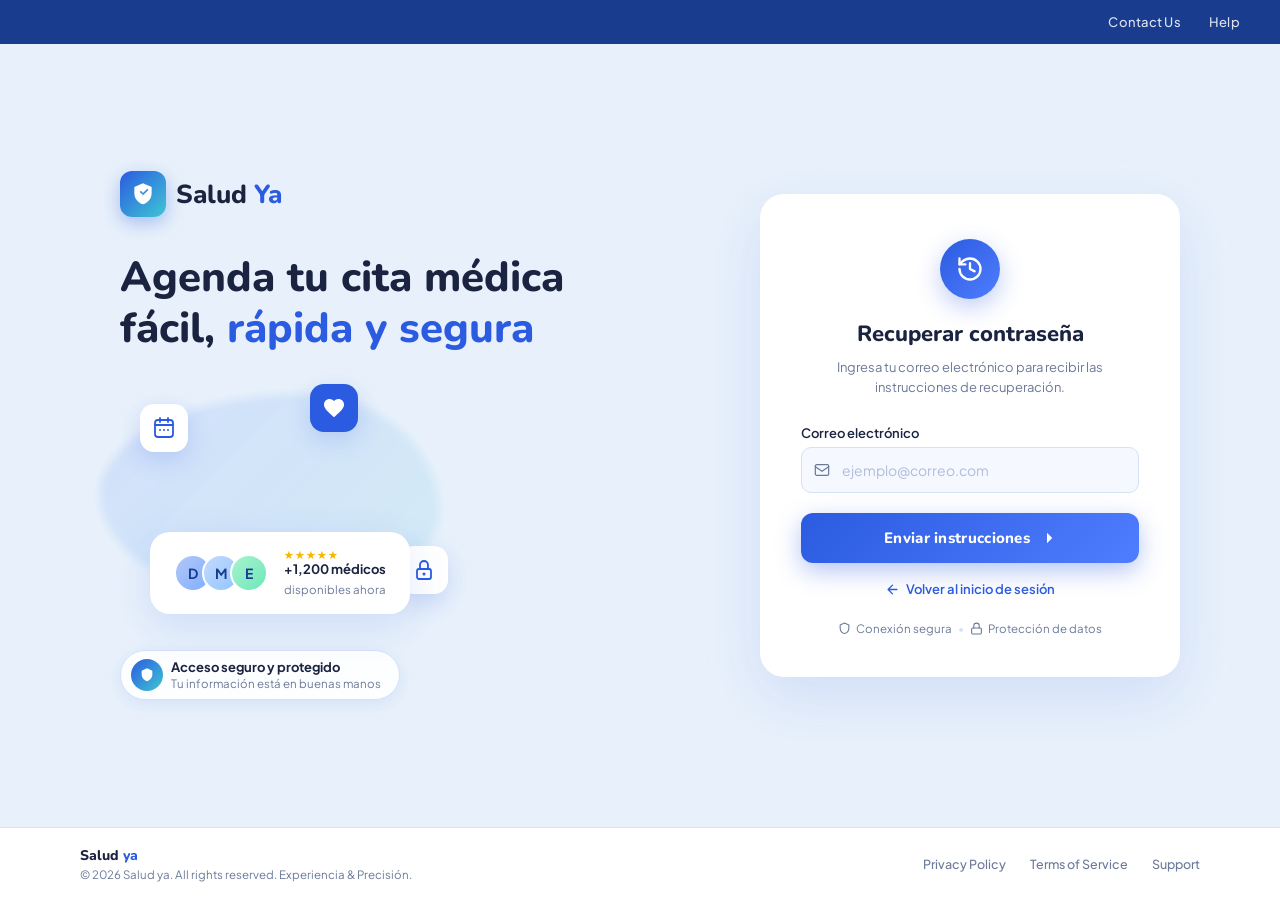
<file: recuperarcontrasena.html>
<!DOCTYPE html>
<html lang="es">
<head>
  <meta charset="UTF-8"/>
  <meta name="viewport" content="width=device-width, initial-scale=1.0"/>
  <title>Salud Ya – Recuperar contraseña</title>
  <link href="https://fonts.googleapis.com/css2?family=Nunito:wght@400;600;700;800&family=Plus+Jakarta+Sans:wght@400;500;600;700&display=swap" rel="stylesheet"/>
  <link rel="stylesheet" href="css/style.css"/>
</head>
<body>

<!-- TOPBAR -->
<nav class="topbar">
  <a href="#">Contact Us</a>
  <a href="#">Help</a>
</nav>

<div class="page">
  <section class="hero">

    <!-- LEFT -->
    <div class="left">
      <div class="brand">
        <div class="brand-icon">
          <svg viewBox="0 0 24 24" xmlns="http://www.w3.org/2000/svg">
            <path d="M12 2L4 5.5V11c0 5 3.5 9.3 8 10.4C16.5 20.3 20 16 20 11V5.5L12 2zm0 10.5c-.4 0-.8-.1-1.1-.4L9 10.2l1.1-1.1 1.9 1.9 3.9-3.9 1.1 1.1-5 5c-.3.2-.7.3-1 .3z"/>
          </svg>
        </div>
        <div class="brand-name">Salud <span>Ya</span></div>
      </div>

      <h1 class="headline">
        Agenda tu cita médica<br>fácil, <em>rápida y segura</em>
      </h1>

      <div class="illustration">
        <div class="blob"></div>

        <div class="float-icon fi-calendar">
          <svg viewBox="0 0 24 24" fill="none" xmlns="http://www.w3.org/2000/svg">
            <rect x="3" y="4" width="18" height="17" rx="3" stroke="#2b5be0" stroke-width="1.8" fill="none"/>
            <path d="M8 2v4M16 2v4M3 9h18" stroke="#2b5be0" stroke-width="1.8" stroke-linecap="round"/>
            <circle cx="8" cy="14" r="1" fill="#2b5be0"/>
            <circle cx="12" cy="14" r="1" fill="#2b5be0"/>
            <circle cx="16" cy="14" r="1" fill="#2b5be0"/>
          </svg>
        </div>

        <div class="float-icon fi-heart">
          <svg viewBox="0 0 24 24" xmlns="http://www.w3.org/2000/svg">
            <path d="M12 21.35l-1.45-1.32C5.4 15.36 2 12.28 2 8.5 2 5.42 4.42 3 7.5 3c1.74 0 3.41.81 4.5 2.09C13.09 3.81 14.76 3 16.5 3 19.58 3 22 5.42 22 8.5c0 3.78-3.4 6.86-8.55 11.54L12 21.35z"/>
          </svg>
        </div>

        <div class="float-icon fi-lock">
          <svg viewBox="0 0 24 24" fill="none" xmlns="http://www.w3.org/2000/svg">
            <rect x="5" y="11" width="14" height="10" rx="2" stroke="#2b5be0" stroke-width="1.8" fill="none"/>
            <path d="M8 11V7a4 4 0 018 0v4" stroke="#2b5be0" stroke-width="1.8" stroke-linecap="round"/>
            <circle cx="12" cy="16" r="1.5" fill="#2b5be0"/>
          </svg>
        </div>

        <div class="doc-card">
          <div class="doc-avatars">
            <div class="av">D</div>
            <div class="av" style="background:linear-gradient(135deg,#c3dafe,#93c5fd)">M</div>
            <div class="av" style="background:linear-gradient(135deg,#a7f3d0,#6ee7b7)">E</div>
          </div>
          <div class="doc-info">
            <div class="stars">★★★★★</div>
            <strong>+1,200 médicos</strong>
            <span>disponibles ahora</span>
          </div>
        </div>
      </div>

      <div class="badge-secure">
        <div class="dot">
          <svg viewBox="0 0 24 24" xmlns="http://www.w3.org/2000/svg">
            <path d="M12 2L4 5.5V11c0 5 3.5 9.3 8 10.4C16.5 20.3 20 16 20 11V5.5L12 2z"/>
          </svg>
        </div>
        <div class="badge-secure-text">
          <strong>Acceso seguro y protegido</strong>
          <span>Tu información está en buenas manos</span>
        </div>
      </div>
    </div>

    <!-- RIGHT — FORGOT PASSWORD CARD -->
    <div class="card">

      <!-- Icono reloj / recuperación -->
      <div class="forgot-icon-wrap">
        <div class="forgot-icon-circle">
          <!-- Clock/history icon -->
          <svg viewBox="0 0 24 24" xmlns="http://www.w3.org/2000/svg">
            <path d="M3 12a9 9 0 1 0 9-9 9.75 9.75 0 0 0-6.74 2.74L3 8"/>
            <path d="M3 3v5h5"/>
            <path d="M12 7v5l4 2"/>
          </svg>
        </div>
      </div>

      <h2 class="forgot-title">Recuperar contraseña</h2>
      <p class="forgot-subtitle">
        Ingresa tu correo electrónico para recibir las instrucciones de recuperación.
      </p>

      <!-- Email con icono -->
      <div class="form-group">
        <label for="email">Correo electrónico</label>
        <div class="input-icon-wrap">
          <!-- Envelope icon -->
          <svg viewBox="0 0 24 24" xmlns="http://www.w3.org/2000/svg">
            <rect x="2" y="4" width="20" height="16" rx="2"/>
            <path d="M2 7l10 7 10-7"/>
          </svg>
          <input type="email" id="email" placeholder="ejemplo@correo.com" autocomplete="email"/>
        </div>
      </div>

      <!-- Botón enviar -->
      <button class="btn-send" type="button" onclick="window.location.href='Comprobante.html'">
        Enviar instrucciones
        <!-- Arrow right icon -->
        <svg viewBox="0 0 24 24" xmlns="http://www.w3.org/2000/svg">
          <path d="M5 12h14M12 5l7 7-7 7"/>
        </svg>
      </button>

      <!-- Volver al inicio -->
      <a href="login1.html" class="back-link">
        <svg viewBox="0 0 24 24" xmlns="http://www.w3.org/2000/svg">
          <path d="M19 12H5M12 19l-7-7 7-7"/>
        </svg>
        Volver al inicio de sesión
      </a>

      <!-- Badges de seguridad -->
      <div class="security-badges">
        <div class="sec-badge">
          <svg viewBox="0 0 24 24" xmlns="http://www.w3.org/2000/svg">
            <path d="M12 2L4 5.5V11c0 5 3.5 9.3 8 10.4C16.5 20.3 20 16 20 11V5.5L12 2z"/>
          </svg>
          Conexión segura
        </div>
        <span class="sep">•</span>
        <div class="sec-badge">
          <svg viewBox="0 0 24 24" xmlns="http://www.w3.org/2000/svg">
            <rect x="3" y="11" width="18" height="11" rx="2"/>
            <path d="M7 11V7a5 5 0 0 1 10 0v4"/>
          </svg>
          Protección de datos
        </div>
      </div>

    </div>

  </section>

  <!-- FOOTER -->
  <footer>
    <div>
      <div class="footer-brand">Salud <span>ya</span></div>
      <div class="footer-copy">© 2026 Salud ya. All rights reserved. Experiencia &amp; Precisión.</div>
    </div>
    <div class="footer-links">
      <a href="#">Privacy Policy</a>
      <a href="#">Terms of Service</a>
      <a href="#">Support</a>
    </div>
  </footer>
</div>

</body>
</html>
</file>
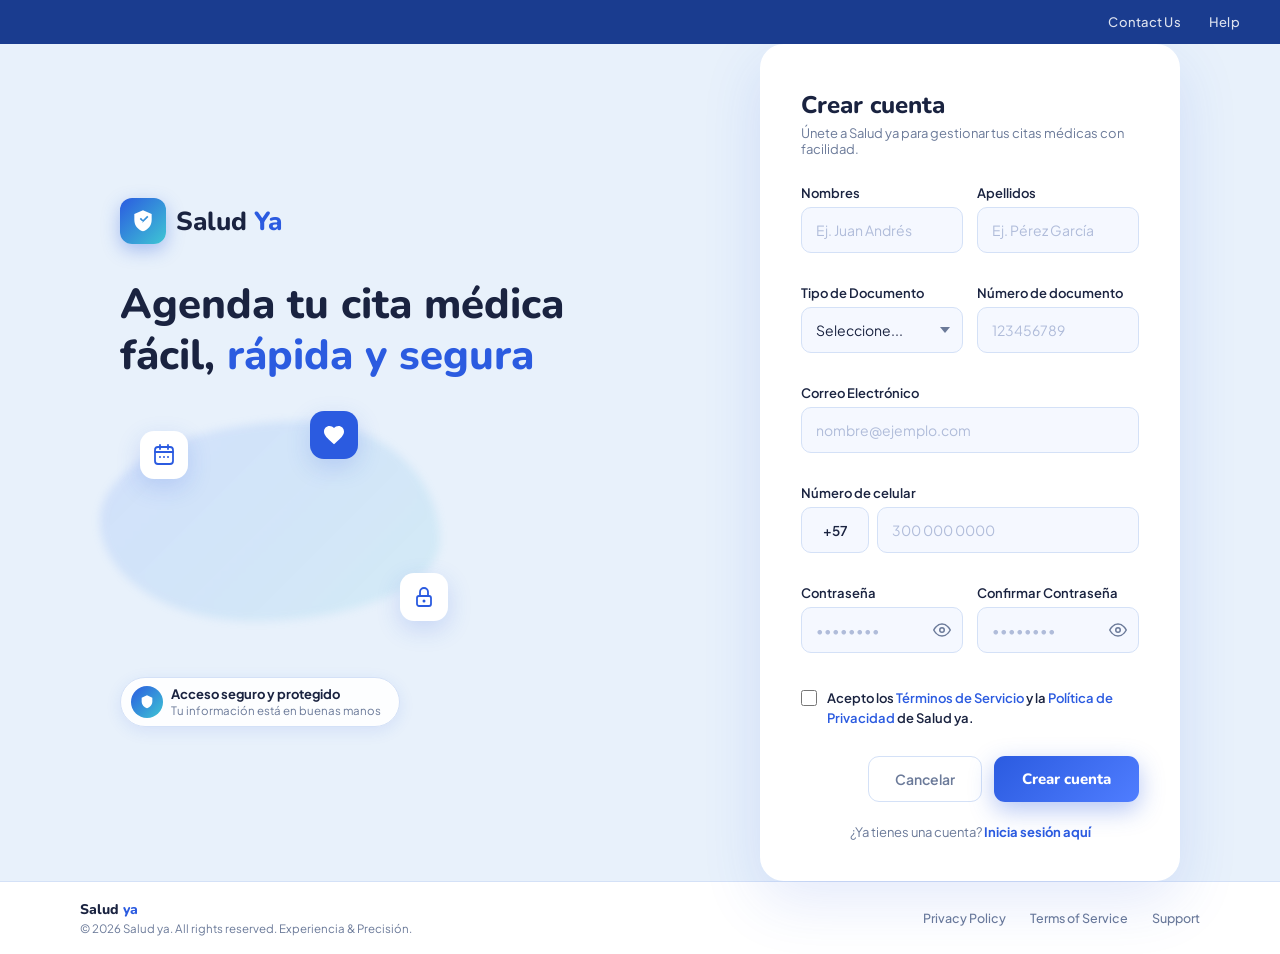
<file: register.html>
<!DOCTYPE html>
<html lang="es">
<head>
  <meta charset="UTF-8"/>
  <meta name="viewport" content="width=device-width, initial-scale=1.0"/>
  <title>Salud Ya – Crear cuenta</title>
  <link href="https://fonts.googleapis.com/css2?family=Nunito:wght@400;600;700;800&family=Plus+Jakarta+Sans:wght@400;500;600;700&display=swap" rel="stylesheet"/>
  <link rel="stylesheet" href="css/style.css"/>
</head>
<body>

<!-- TOPBAR -->
<nav class="topbar">
  <a href="#">Contact Us</a>
  <a href="#">Help</a>
</nav>

<div class="page">
  <section class="hero">

    <!-- LEFT -->
    <div class="left">
      <div class="brand">
        <div class="brand-icon">
          <svg viewBox="0 0 24 24" xmlns="http://www.w3.org/2000/svg">
            <path d="M12 2L4 5.5V11c0 5 3.5 9.3 8 10.4C16.5 20.3 20 16 20 11V5.5L12 2zm0 10.5c-.4 0-.8-.1-1.1-.4L9 10.2l1.1-1.1 1.9 1.9 3.9-3.9 1.1 1.1-5 5c-.3.2-.7.3-1 .3z"/>
          </svg>
        </div>
        <div class="brand-name">Salud <span>Ya</span></div>
      </div>

      <h1 class="headline">
        Agenda tu cita médica<br>fácil, <em>rápida y segura</em>
      </h1>

      <div class="illustration">
        <div class="blob"></div>

        <div class="float-icon fi-calendar">
          <svg viewBox="0 0 24 24" fill="none" xmlns="http://www.w3.org/2000/svg">
            <rect x="3" y="4" width="18" height="17" rx="3" stroke="#2b5be0" stroke-width="1.8" fill="none"/>
            <path d="M8 2v4M16 2v4M3 9h18" stroke="#2b5be0" stroke-width="1.8" stroke-linecap="round"/>
            <circle cx="8" cy="14" r="1" fill="#2b5be0"/>
            <circle cx="12" cy="14" r="1" fill="#2b5be0"/>
            <circle cx="16" cy="14" r="1" fill="#2b5be0"/>
          </svg>
        </div>

        <div class="float-icon fi-heart">
          <svg viewBox="0 0 24 24" xmlns="http://www.w3.org/2000/svg">
            <path d="M12 21.35l-1.45-1.32C5.4 15.36 2 12.28 2 8.5 2 5.42 4.42 3 7.5 3c1.74 0 3.41.81 4.5 2.09C13.09 3.81 14.76 3 16.5 3 19.58 3 22 5.42 22 8.5c0 3.78-3.4 6.86-8.55 11.54L12 21.35z"/>
          </svg>
        </div>

        <div class="float-icon fi-lock">
          <svg viewBox="0 0 24 24" fill="none" xmlns="http://www.w3.org/2000/svg">
            <rect x="5" y="11" width="14" height="10" rx="2" stroke="#2b5be0" stroke-width="1.8" fill="none"/>
            <path d="M8 11V7a4 4 0 018 0v4" stroke="#2b5be0" stroke-width="1.8" stroke-linecap="round"/>
            <circle cx="12" cy="16" r="1.5" fill="#2b5be0"/>
          </svg>
        </div>
      </div>

      <div class="badge-secure">
        <div class="dot">
          <svg viewBox="0 0 24 24" xmlns="http://www.w3.org/2000/svg">
            <path d="M12 2L4 5.5V11c0 5 3.5 9.3 8 10.4C16.5 20.3 20 16 20 11V5.5L12 2z"/>
          </svg>
        </div>
        <div class="badge-secure-text">
          <strong>Acceso seguro y protegido</strong>
          <span>Tu información está en buenas manos</span>
        </div>
      </div>
    </div>

    <!-- RIGHT — REGISTER CARD -->
    <div class="card">
      <h2 class="card-title">Crear cuenta</h2>
      <p class="card-subtitle">Únete a Salud ya para gestionar tus citas médicas con facilidad.</p>

      <!-- Row 1: Nombres + Apellidos -->
      <div class="form-row">
        <div class="form-group">
          <label for="nombres">Nombres</label>
          <input type="text" id="nombres" placeholder="Ej. Juan Andrés" autocomplete="given-name"/>
        </div>
        <div class="form-group">
          <label for="apellidos">Apellidos</label>
          <input type="text" id="apellidos" placeholder="Ej. Pérez García" autocomplete="family-name"/>
        </div>
      </div>

      <!-- Row 2: Tipo de Documento + Número -->
      <div class="form-row">
        <div class="form-group">
          <label for="tipo-doc">Tipo de Documento</label>
          <div class="select-wrap">
            <select id="tipo-doc">
              <option value="" disabled selected>Seleccione...</option>
              <option value="cc">Cédula de Ciudadanía</option>
              <option value="ce">Cédula de Extranjería</option>
              <option value="pas">Pasaporte</option>
              <option value="ti">Tarjeta de Identidad</option>
            </select>
          </div>
        </div>
        <div class="form-group">
          <label for="num-doc">Número de documento</label>
          <input type="text" id="num-doc" placeholder="123456789" autocomplete="off"/>
        </div>
      </div>

      <!-- Row 3: Correo (full width) -->
      <div class="form-row">
        <div class="form-group full">
          <label for="email">Correo Electrónico</label>
          <input type="email" id="email" placeholder="nombre@ejemplo.com" autocomplete="email"/>
        </div>
      </div>

      <!-- Row 4: Teléfono (full width) -->
      <div class="form-row">
        <div class="form-group full">
          <label for="telefono">Número de celular</label>
          <div class="phone-wrap">
            <div class="phone-prefix">+57</div>
            <input type="tel" id="telefono" placeholder="300 000 0000" autocomplete="tel"/>
          </div>
        </div>
      </div>

      <!-- Row 5: Contraseña + Confirmar -->
      <div class="form-row">
        <div class="form-group">
          <label for="password">Contraseña</label>
          <div class="pass-wrap">
            <input type="password" id="password" placeholder="••••••••" autocomplete="new-password"/>
            <button class="pass-toggle" type="button" aria-label="Mostrar contraseña" onclick="togglePass('password', this)">
              <svg viewBox="0 0 24 24" fill="none" stroke="currentColor" stroke-width="2" stroke-linecap="round" stroke-linejoin="round">
                <path d="M1 12s4-8 11-8 11 8 11 8-4 8-11 8-11-8-11-8z"/>
                <circle cx="12" cy="12" r="3"/>
              </svg>
            </button>
          </div>
        </div>
        <div class="form-group input-error">
          <label for="confirm-password" class="error-label">Confirmar Contraseña</label>
          <div class="pass-wrap">
            <input type="password" id="confirm-password" placeholder="••••••••" autocomplete="new-password"/>
            <button class="pass-toggle" type="button" aria-label="Mostrar contraseña" onclick="togglePass('confirm-password', this)">
              <svg viewBox="0 0 24 24" fill="none" stroke="currentColor" stroke-width="2" stroke-linecap="round" stroke-linejoin="round">
                <path d="M1 12s4-8 11-8 11 8 11 8-4 8-11 8-11-8-11-8z"/>
                <circle cx="12" cy="12" r="3"/>
              </svg>
            </button>
          </div>
        </div>
      </div>

      <!-- Checkbox -->
      <div class="checkbox-row">
        <input type="checkbox" id="terms"/>
        <label for="terms">
          Acepto los <a href="#">Términos de Servicio</a> y la <a href="#">Política de Privacidad</a> de Salud ya.
        </label>
      </div>

      <!-- Buttons -->
      <div class="btn-row">
        <button class="btn-cancel" type="button" onclick="window.location.href='login1.html'">Cancelar</button>
        <button class="btn-create" type="button" onclick="window.location.href='bienvenido.html'">Crear cuenta</button>
      </div>

      <p class="login-text">
        ¿Ya tienes una cuenta? <a href="login1.html">Inicia sesión aquí</a>
      </p>
    </div>

  </section>

  <!-- FOOTER -->
  <footer>
    <div>
      <div class="footer-brand">Salud <span>ya</span></div>
      <div class="footer-copy">© 2026 Salud ya. All rights reserved. Experiencia &amp; Precisión.</div>
    </div>
    <div class="footer-links">
      <a href="#">Privacy Policy</a>
      <a href="#">Terms of Service</a>
      <a href="#">Support</a>
    </div>
  </footer>
</div>



</body>
</html>
</file>
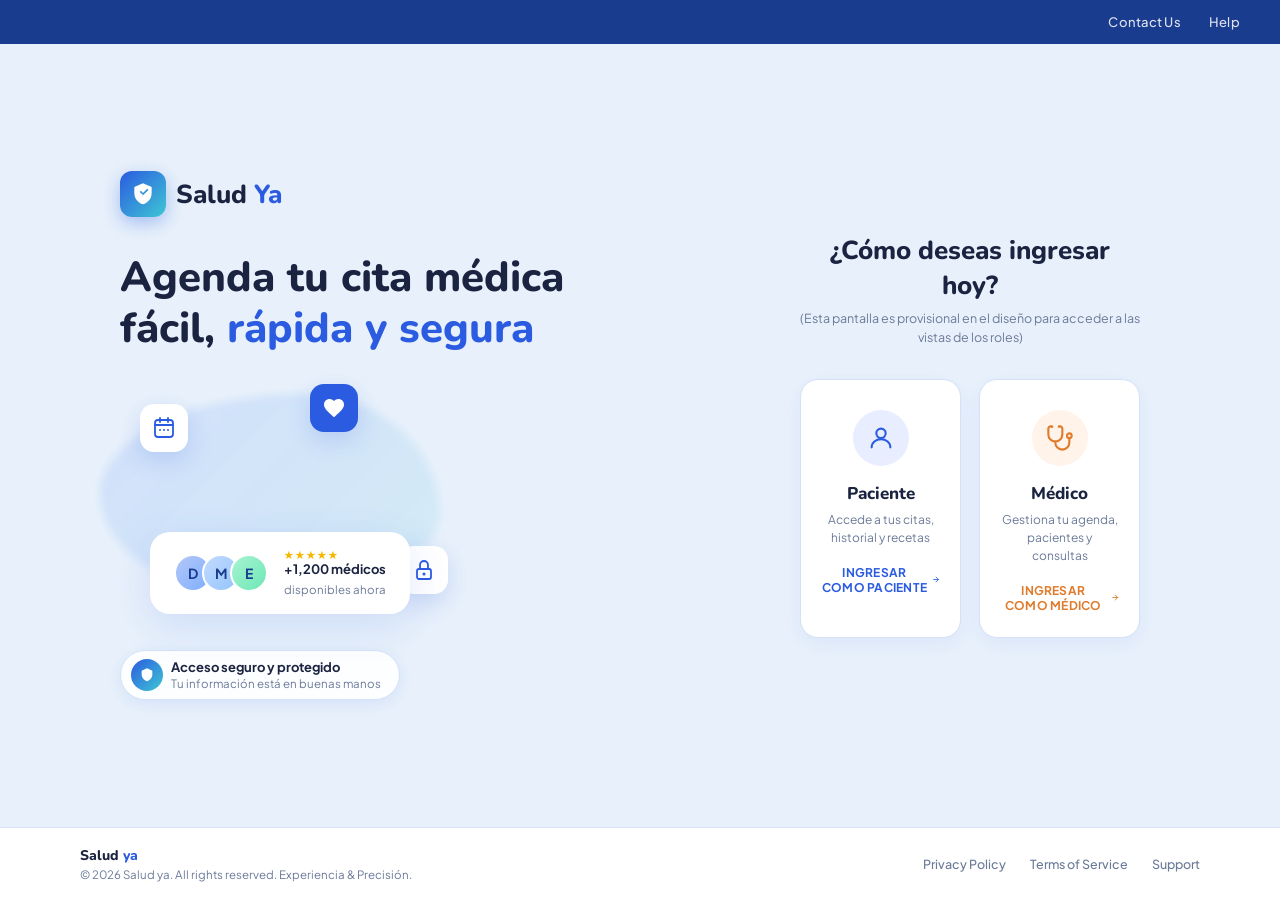
<file: roles.html>
<!DOCTYPE html>
<html lang="es">
<head>
  <meta charset="UTF-8"/>
  <meta name="viewport" content="width=device-width, initial-scale=1.0"/>
  <title>Salud Ya – Seleccionar rol</title>
  <link href="https://fonts.googleapis.com/css2?family=Nunito:wght@400;600;700;800&family=Plus+Jakarta+Sans:wght@400;500;600;700&display=swap" rel="stylesheet"/>
  <link rel="stylesheet" href="css/style.css"/>
</head>
<body>

<!-- TOPBAR -->
<nav class="topbar">
  <a href="#">Contact Us</a>
  <a href="#">Help</a>
</nav>

<div class="page">
  <section class="hero">

    <!-- LEFT -->
    <div class="left">
      <div class="brand">
        <div class="brand-icon">
          <svg viewBox="0 0 24 24" xmlns="http://www.w3.org/2000/svg">
            <path d="M12 2L4 5.5V11c0 5 3.5 9.3 8 10.4C16.5 20.3 20 16 20 11V5.5L12 2zm0 10.5c-.4 0-.8-.1-1.1-.4L9 10.2l1.1-1.1 1.9 1.9 3.9-3.9 1.1 1.1-5 5c-.3.2-.7.3-1 .3z"/>
          </svg>
        </div>
        <div class="brand-name">Salud <span>Ya</span></div>
      </div>

      <h1 class="headline">
        Agenda tu cita médica<br>fácil, <em>rápida y segura</em>
      </h1>

      <div class="illustration">
        <div class="blob"></div>

        <div class="float-icon fi-calendar">
          <svg viewBox="0 0 24 24" fill="none" xmlns="http://www.w3.org/2000/svg">
            <rect x="3" y="4" width="18" height="17" rx="3" stroke="#2b5be0" stroke-width="1.8" fill="none"/>
            <path d="M8 2v4M16 2v4M3 9h18" stroke="#2b5be0" stroke-width="1.8" stroke-linecap="round"/>
            <circle cx="8" cy="14" r="1" fill="#2b5be0"/>
            <circle cx="12" cy="14" r="1" fill="#2b5be0"/>
            <circle cx="16" cy="14" r="1" fill="#2b5be0"/>
          </svg>
        </div>

        <div class="float-icon fi-heart">
          <svg viewBox="0 0 24 24" xmlns="http://www.w3.org/2000/svg">
            <path d="M12 21.35l-1.45-1.32C5.4 15.36 2 12.28 2 8.5 2 5.42 4.42 3 7.5 3c1.74 0 3.41.81 4.5 2.09C13.09 3.81 14.76 3 16.5 3 19.58 3 22 5.42 22 8.5c0 3.78-3.4 6.86-8.55 11.54L12 21.35z"/>
          </svg>
        </div>

        <div class="float-icon fi-lock">
          <svg viewBox="0 0 24 24" fill="none" xmlns="http://www.w3.org/2000/svg">
            <rect x="5" y="11" width="14" height="10" rx="2" stroke="#2b5be0" stroke-width="1.8" fill="none"/>
            <path d="M8 11V7a4 4 0 018 0v4" stroke="#2b5be0" stroke-width="1.8" stroke-linecap="round"/>
            <circle cx="12" cy="16" r="1.5" fill="#2b5be0"/>
          </svg>
        </div>

        <div class="doc-card">
          <div class="doc-avatars">
            <div class="av">D</div>
            <div class="av" style="background:linear-gradient(135deg,#c3dafe,#93c5fd)">M</div>
            <div class="av" style="background:linear-gradient(135deg,#a7f3d0,#6ee7b7)">E</div>
          </div>
          <div class="doc-info">
            <div class="stars">★★★★★</div>
            <strong>+1,200 médicos</strong>
            <span>disponibles ahora</span>
          </div>
        </div>
      </div>

      <div class="badge-secure">
        <div class="dot">
          <svg viewBox="0 0 24 24" xmlns="http://www.w3.org/2000/svg">
            <path d="M12 2L4 5.5V11c0 5 3.5 9.3 8 10.4C16.5 20.3 20 16 20 11V5.5L12 2z"/>
          </svg>
        </div>
        <div class="badge-secure-text">
          <strong>Acceso seguro y protegido</strong>
          <span>Tu información está en buenas manos</span>
        </div>
      </div>
    </div>

    <!-- RIGHT — ROLE SELECTOR -->
    <div class="role-panel">
      <h2 class="role-heading">¿Cómo deseas ingresar hoy?</h2>
      <p class="role-note">(Esta pantalla es provisional en el diseño para acceder a las vistas de los roles)</p>

      <div class="role-cards">

        <!-- Paciente -->
        <a href="index.html" class="role-card role-card--paciente">
          <div class="role-icon">
            <!-- Person / user icon -->
            <svg viewBox="0 0 24 24" xmlns="http://www.w3.org/2000/svg">
              <circle cx="12" cy="8" r="4"/>
              <path d="M4 20c0-4 3.6-7 8-7s8 3 8 7"/>
            </svg>
          </div>
          <div class="role-name">Paciente</div>
          <div class="role-desc">Accede a tus citas, historial y recetas</div>
          <span class="role-action">
            INGRESAR COMO PACIENTE
            <svg viewBox="0 0 24 24" xmlns="http://www.w3.org/2000/svg">
              <path d="M5 12h14M12 5l7 7-7 7"/>
            </svg>
          </span>
        </a>

        <!-- Médico -->
        <a href="medico.html" class="role-card role-card--medico">
          <div class="role-icon">
            <!-- Stethoscope icon -->
            <svg viewBox="0 0 24 24" xmlns="http://www.w3.org/2000/svg" stroke="#e07b2b">
              <path d="M4.8 2.3A.3.3 0 1 0 5 2H4a2 2 0 0 0-2 2v5a6 6 0 0 0 6 6 6 6 0 0 0 6-6V4a2 2 0 0 0-2-2h-1a.2.2 0 1 0 .3.3"/>
              <path d="M8 15v1a6 6 0 0 0 6 6v0a6 6 0 0 0 6-6v-4"/>
              <circle cx="20" cy="10" r="2"/>
            </svg>
          </div>
          <div class="role-name">Médico</div>
          <div class="role-desc">Gestiona tu agenda, pacientes y consultas</div>
          <span class="role-action">
            INGRESAR COMO MÉDICO
            <svg viewBox="0 0 24 24" xmlns="http://www.w3.org/2000/svg">
              <path d="M5 12h14M12 5l7 7-7 7"/>
            </svg>
          </span>
        </a>

      </div>
    </div>

  </section>

  <!-- FOOTER -->
  <footer>
    <div>
      <div class="footer-brand">Salud <span>ya</span></div>
      <div class="footer-copy">© 2026 Salud ya. All rights reserved. Experiencia &amp; Precisión.</div>
    </div>
    <div class="footer-links">
      <a href="#">Privacy Policy</a>
      <a href="#">Terms of Service</a>
      <a href="#">Support</a>
    </div>
  </footer>
</div>

</body>
</html>
</file>
<file: css/variables.css>
@import url('https://fonts.googleapis.com/css2?family=Plus+Jakarta+Sans:wght@300;400;500;600;700;800&family=Sora:wght@400;600;700&display=swap');

:root {
  --primary:        #2B4EE6;
  --primary-dark:   #1A35B8;
  --primary-light:  #EEF1FD;
  --accent:         #F97316;
  --accent-light:   #FFF4ED;
  --gold:           #B8922A;
  --gold-light:     #FDF6E3;
  --success:        #16A34A;
  --success-light:  #DCFCE7;
  --warning:        #D97706;
  --warning-light:  #FEF3C7;
  --danger:         #DC2626;
  --danger-light:   #FEE2E2;
  --info:           #0EA5E9;
  --info-light:     #E0F2FE;
  --gray-50:  #F8FAFC;
  --gray-100: #F1F5F9;
  --gray-200: #E2E8F0;
  --gray-300: #CBD5E1;
  --gray-400: #94A3B8;
  --gray-500: #64748B;
  --gray-600: #475569;
  --gray-700: #334155;
  --gray-800: #1E293B;
  --gray-900: #0F172A;
  --white: #FFFFFF;
  --bg:    #F4F6FB;
  --font-display: 'Sora', sans-serif;
  --font-body:    'Plus Jakarta Sans', sans-serif;
  --sidebar-w: 180px;
  --topbar-h:  64px;
  --radius-sm: 8px;
  --radius-md: 12px;
  --radius-lg: 16px;
  --radius-xl: 24px;
  --shadow-sm: 0 1px 3px rgba(0,0,0,.07);
  --shadow-md: 0 4px 12px rgba(0,0,0,.08), 0 2px 4px rgba(0,0,0,.05);
  --shadow-lg: 0 10px 32px rgba(0,0,0,.10), 0 4px 8px rgba(0,0,0,.06);
  --shadow-primary: 0 8px 24px rgba(43,78,230,.28);
  --t-fast:   150ms ease;
  --t-normal: 250ms ease;
  --t-slow:   400ms cubic-bezier(.4,0,.2,1);
}

*, *::before, *::after { box-sizing: border-box; margin: 0; padding: 0; }
html { font-size: 16px; scroll-behavior: smooth; }
body { font-family: var(--font-body); background: var(--bg); color: var(--gray-800); line-height: 1.5; -webkit-font-smoothing: antialiased; }
a { text-decoration: none; color: inherit; }
ul, ol { list-style: none; }
button { cursor: pointer; font-family: inherit; border: none; background: none; }
img { max-width: 100%; display: block; }
input, select, textarea { font-family: inherit; }
</file>
<file: css/layout.css>
/* ── App Shell ── */
.app-shell { display: flex; min-height: 100vh; }

/* ── Sidebar ── */
.sidebar {
  width: var(--sidebar-w);
  background: var(--white);
  border-right: 1px solid var(--gray-200);
  display: flex;
  flex-direction: column;
  position: fixed;
  top: 0; left: 0;
  height: 100vh;
  z-index: 100;
}
.sidebar__logo {
  padding: 18px 14px 14px;
  border-bottom: 1px solid var(--gray-100);
  display: flex; align-items: center; gap: 10px;
}
.sidebar__logo-icon {
  width: 34px; height: 34px;
  background: var(--primary);
  border-radius: var(--radius-sm);
  display: grid; place-items: center; flex-shrink: 0;
}
.sidebar__logo-text h2 { font-family: var(--font-display); font-size: .9rem; font-weight: 700; color: var(--gray-900); line-height: 1.1; }
.sidebar__logo-text span { font-size: .6rem; font-weight: 500; color: var(--gray-400); letter-spacing: .04em; text-transform: uppercase; }
.sidebar__nav { flex: 1; padding: 18px 10px; display: flex; flex-direction: column; gap: 2px; }
.nav-item {
  display: flex; align-items: center; gap: 10px;
  padding: 10px 12px; border-radius: var(--radius-md);
  font-size: .84rem; font-weight: 500; color: var(--gray-500);
  transition: all var(--t-fast); cursor: pointer;
}
.nav-item:hover { background: var(--gray-100); color: var(--gray-800); }
.nav-item.active { background: var(--primary-light); color: var(--primary); font-weight: 600; }
.nav-item svg { width: 17px; height: 17px; flex-shrink: 0; stroke: currentColor; fill: none; stroke-width: 1.8; }
.sidebar__footer { padding: 14px; border-top: 1px solid var(--gray-100); }
.sidebar__support { background: var(--gray-50); border-radius: var(--radius-md); padding: 11px; margin-bottom: 10px; }
.sidebar__support p:first-child { font-size: .72rem; font-weight: 600; color: var(--gray-700); margin-bottom: 2px; }
.sidebar__support p.support-sub { font-size: .68rem; color: var(--gray-400); margin-bottom: 8px; }
.btn-support { width: 100%; padding: 5px; border: 1px solid var(--gray-300); border-radius: var(--radius-sm); font-size: .72rem; font-weight: 600; color: var(--gray-700); background: var(--white); transition: all var(--t-fast); }
.btn-support:hover { border-color: var(--primary); color: var(--primary); }
.btn-logout { display: flex; align-items: center; gap: 8px; padding: 8px 12px; border-radius: var(--radius-md); font-size: .82rem; font-weight: 500; color: var(--gray-500); width: 100%; transition: all var(--t-fast); }
.btn-logout:hover { background: var(--danger-light); color: var(--danger); }
.btn-logout svg { width: 15px; height: 15px; stroke: currentColor; fill: none; stroke-width: 1.8; }

/* ── Topbar ── */
.topbar {
  position: fixed; top: 0; left: var(--sidebar-w); right: 0;
  height: var(--topbar-h); background: var(--primary);
  display: flex; align-items: center; padding: 0 28px; gap: 16px; z-index: 90;
}
.topbar__search { flex: 1; max-width: 420px; position: relative; }
.topbar__search input {
  width: 100%; padding: 9px 16px 9px 40px;
  border: none; border-radius: 999px;
  font-size: .875rem; color: var(--gray-700);
  background: rgba(255,255,255,.92);
  outline: none; transition: all var(--t-fast);
}
.topbar__search input:focus { background: var(--white); box-shadow: 0 0 0 3px rgba(255,255,255,.3); }
.topbar__search input::placeholder { color: var(--gray-400); }
.topbar__search-icon { position: absolute; left: 13px; top: 50%; transform: translateY(-50%); color: var(--gray-400); pointer-events: none; }
.topbar__search-icon svg { width: 15px; height: 15px; stroke: currentColor; fill: none; stroke-width: 2; }
.topbar__spacer { flex: 1; }
.topbar__actions { display: flex; align-items: center; gap: 6px; }
.topbar__icon-btn { width: 36px; height: 36px; border-radius: 50%; display: grid; place-items: center; color: rgba(255,255,255,.85); transition: all var(--t-fast); position: relative; }
.topbar__icon-btn:hover { background: rgba(255,255,255,.15); color: var(--white); }
.topbar__icon-btn svg { width: 19px; height: 19px; stroke: currentColor; fill: none; stroke-width: 1.8; }
.topbar__notif-badge { position: absolute; top: 3px; right: 3px; width: 15px; height: 15px; background: var(--danger); border-radius: 50%; border: 2px solid var(--primary); display: grid; place-items: center; font-size: .52rem; font-weight: 700; color: var(--white); }
.topbar__divider { width: 1px; height: 26px; background: rgba(255,255,255,.25); margin: 0 4px; }
.topbar__user { display: flex; align-items: center; gap: 10px; padding: 5px 10px; border-radius: var(--radius-lg); cursor: pointer; transition: background var(--t-fast); }
.topbar__user:hover { background: rgba(255,255,255,.12); }
.topbar__user-info { text-align: right; line-height: 1.2; }
.topbar__user-name { font-size: .84rem; font-weight: 700; color: var(--white); }
.topbar__user-role { font-size: .68rem; color: rgba(255,255,255,.75); font-weight: 500; }
.topbar__avatar { width: 34px; height: 34px; border-radius: 50%; background: var(--primary-light); border: 2px solid rgba(255,255,255,.6); overflow: hidden; display: grid; place-items: center; font-weight: 700; font-size: .8rem; color: var(--primary); flex-shrink: 0; }

/* ── Main Content ── */
.main-content { margin-left: var(--sidebar-w); margin-top: var(--topbar-h); padding: 28px; min-height: calc(100vh - var(--topbar-h)); flex: 1; }

/* ── FAB ── */
.fab { position: fixed; bottom: 28px; right: 28px; width: 50px; height: 50px; background: var(--primary); border-radius: 50%; display: grid; place-items: center; box-shadow: var(--shadow-primary); color: var(--white); z-index: 200; transition: all var(--t-normal); }
.fab:hover { background: var(--primary-dark); transform: scale(1.08); }
.fab svg { width: 22px; height: 22px; stroke: var(--white); fill: none; stroke-width: 2.5; }

/* ── Overlay ── */
.overlay { position: fixed; inset: 0; background: rgba(0,0,0,.45); backdrop-filter: blur(2px); z-index: 400; opacity: 0; pointer-events: none; transition: opacity var(--t-normal); }
.overlay.open { opacity: 1; pointer-events: all; }

/* ── Notification Dropdown ── */
.notif-dropdown { position: absolute; top: calc(var(--topbar-h) - 4px); right: 72px; width: 330px; background: var(--white); border: 1px solid var(--gray-200); border-radius: var(--radius-lg); box-shadow: var(--shadow-lg); z-index: 300; overflow: hidden; opacity: 0; transform: translateY(-8px) scale(.97); pointer-events: none; transition: all var(--t-normal); }
.notif-dropdown.open { opacity: 1; transform: translateY(0) scale(1); pointer-events: all; }
.notif-dropdown__header { display: flex; align-items: center; justify-content: space-between; padding: 14px 16px 10px; border-bottom: 1px solid var(--gray-100); }
.notif-dropdown__header h4 { font-size: .88rem; font-weight: 700; color: var(--gray-900); }
.notif-dropdown__header button { font-size: .72rem; font-weight: 600; color: var(--primary); }
.notif-list { max-height: 300px; overflow-y: auto; }
.notif-item { display: flex; gap: 10px; padding: 11px 16px; border-bottom: 1px solid var(--gray-50); transition: background var(--t-fast); cursor: pointer; }
.notif-item:hover { background: var(--gray-50); }
.notif-item.unread { background: var(--primary-light); }
.notif-dot { width: 7px; height: 7px; border-radius: 50%; background: var(--primary); flex-shrink: 0; margin-top: 5px; }
.notif-item.read .notif-dot { background: transparent; }
.notif-item__text strong { display: block; font-size: .8rem; font-weight: 600; color: var(--gray-800); margin-bottom: 2px; }
.notif-item__text span { font-size: .72rem; color: var(--gray-400); }

/* ── Breadcrumb ── */
.breadcrumb { display: flex; align-items: center; gap: 6px; font-size: .8rem; color: var(--gray-400); margin-bottom: 12px; }
.breadcrumb span { color: var(--primary); font-weight: 600; }
.breadcrumb-sep { font-size: .7rem; }

/* ── Fade-in animation ── */
.fade-in { animation: fadeIn var(--t-slow) forwards; }
.fade-in-1 { animation-delay: 60ms; }
.fade-in-2 { animation-delay: 130ms; }
.fade-in-3 { animation-delay: 200ms; }
.fade-in-4 { animation-delay: 270ms; }
@keyframes fadeIn { from { opacity: 0; transform: translateY(12px); } to { opacity: 1; transform: translateY(0); } }

/* ── Toast ── */
.toast-container { position: fixed; bottom: 88px; right: 28px; display: flex; flex-direction: column; gap: 8px; z-index: 600; }
.toast { display: flex; align-items: center; gap: 10px; background: var(--gray-900); color: var(--white); border-radius: var(--radius-md); padding: 11px 16px; font-size: .83rem; font-weight: 500; box-shadow: var(--shadow-lg); max-width: 320px; animation: slideToast var(--t-normal) forwards; }
.toast.success { background: var(--success); }
.toast.danger  { background: var(--danger); }
.toast.info    { background: var(--primary); }
@keyframes slideToast { from { opacity: 0; transform: translateX(20px); } to { opacity: 1; transform: translateX(0); } }

/* ── Modal ── */
.modal { position: fixed; top: 50%; left: 50%; transform: translate(-50%, -48%) scale(.96); background: var(--white); border-radius: var(--radius-xl); box-shadow: var(--shadow-lg); z-index: 450; width: 92%; max-width: 500px; opacity: 0; pointer-events: none; transition: all var(--t-normal); }
.modal.open { opacity: 1; pointer-events: all; transform: translate(-50%, -50%) scale(1); }
.modal__close-row { display: flex; justify-content: flex-end; padding: 16px 18px 0; }
.modal__close { width: 28px; height: 28px; border-radius: 50%; display: grid; place-items: center; color: var(--gray-400); transition: all var(--t-fast); }
.modal__close:hover { background: var(--gray-100); color: var(--gray-700); }
.modal__close svg { width: 16px; height: 16px; stroke: currentColor; fill: none; stroke-width: 2; }
</file>
<file: css/components.css>
/* ── Buttons ── */
.btn { display: inline-flex; align-items: center; gap: 8px; padding: 10px 20px; border-radius: var(--radius-md); font-size: .875rem; font-weight: 600; transition: all var(--t-fast); cursor: pointer; border: none; }
.btn-primary { background: var(--primary); color: var(--white); box-shadow: 0 2px 8px rgba(43,78,230,.25); }
.btn-primary:hover { background: var(--primary-dark); transform: translateY(-1px); box-shadow: var(--shadow-primary); }
.btn-outline { background: transparent; color: var(--primary); border: 1.5px solid var(--primary); }
.btn-outline:hover { background: var(--primary-light); }
.btn-ghost { background: transparent; color: var(--gray-600); border: 1.5px solid var(--gray-200); }
.btn-ghost:hover { background: var(--gray-100); }
.btn-danger { background: var(--danger); color: var(--white); }
.btn-danger:hover { background: #B91C1C; }
.btn-gold { background: var(--gold); color: var(--white); }
.btn-gold:hover { background: #9A7620; }
.btn-full { width: 100%; justify-content: center; }
.btn svg { width: 16px; height: 16px; stroke: currentColor; fill: none; stroke-width: 2; }

/* ── Badges ── */
.badge { display: inline-flex; align-items: center; padding: 3px 10px; border-radius: 999px; font-size: .67rem; font-weight: 700; letter-spacing: .04em; text-transform: uppercase; }
.badge--success  { background: var(--success-light);  color: var(--success); }
.badge--warning  { background: var(--warning-light);  color: var(--warning); }
.badge--danger   { background: var(--danger-light);   color: var(--danger); }
.badge--info     { background: var(--info-light);     color: var(--info); }
.badge--primary  { background: var(--primary-light);  color: var(--primary); }
.badge--gray     { background: var(--gray-100);       color: var(--gray-500); }

/* ── Section Label ── */
.section-label { font-size: .68rem; font-weight: 700; letter-spacing: .08em; text-transform: uppercase; color: var(--gray-400); margin-bottom: 12px; }

/* ── Card base ── */
.card { background: var(--white); border: 1px solid var(--gray-200); border-radius: var(--radius-lg); }

/* ── Dashboard Header ── */
.dash-header { margin-bottom: 22px; }
.dash-header h1 { font-family: var(--font-display); font-size: 1.65rem; font-weight: 700; color: var(--gray-900); line-height: 1.2; }
.dash-header p { font-size: .875rem; color: var(--gray-500); margin-top: 4px; }

/* ── Dashboard Grid ── */
.dash-grid { display: grid; grid-template-columns: 1fr 270px; gap: 20px; }
.dash-main { display: flex; flex-direction: column; gap: 18px; }
.dash-side  { display: flex; flex-direction: column; gap: 14px; }

/* ── Próxima Cita Card ── */
.card-proxima-cita { background: var(--primary); border-radius: var(--radius-xl); padding: 26px 30px; color: var(--white); position: relative; overflow: hidden; box-shadow: var(--shadow-primary); display: flex; align-items: flex-end; justify-content: space-between; gap: 20px; min-height: 175px; }
.card-proxima-cita::before, .card-proxima-cita::after { content: ''; position: absolute; border-radius: 50%; background: rgba(255,255,255,.06); pointer-events: none; }
.card-proxima-cita::before { width: 240px; height: 240px; top: -70px; right: -50px; }
.card-proxima-cita::after  { width: 150px; height: 150px; bottom: -45px; left: 42%; }
.card-proxima-cita__content { position: relative; z-index: 1; }
.cita-badge { display: inline-block; background: rgba(255,255,255,.18); border: 1px solid rgba(255,255,255,.25); border-radius: 999px; font-size: .63rem; font-weight: 700; letter-spacing: .08em; text-transform: uppercase; color: rgba(255,255,255,.9); padding: 3px 10px; margin-bottom: 10px; }
.card-proxima-cita h2 { font-family: var(--font-display); font-size: 1.45rem; font-weight: 700; margin-bottom: 4px; }
.card-proxima-cita .doctor { font-size: .85rem; opacity: .85; margin-bottom: 22px; }
.cita-meta { display: flex; align-items: center; gap: 18px; flex-wrap: wrap; }
.cita-meta-item { display: flex; align-items: center; gap: 6px; font-size: .8rem; opacity: .9; }
.cita-meta-item svg { width: 14px; height: 14px; stroke: rgba(255,255,255,.8); fill: none; stroke-width: 2; flex-shrink: 0; }
.card-proxima-cita__right { position: relative; z-index: 1; display: flex; flex-direction: column; align-items: flex-end; gap: 12px; align-self: flex-start; }
.date-badge { background: rgba(255,255,255,.15); border: 1px solid rgba(255,255,255,.25); border-radius: var(--radius-md); padding: 11px 16px; text-align: center; backdrop-filter: blur(8px); }
.date-badge .month { font-size: .62rem; font-weight: 700; letter-spacing: .1em; text-transform: uppercase; opacity: .8; }
.date-badge .day   { font-family: var(--font-display); font-size: 1.9rem; font-weight: 700; line-height: 1; }
.btn-ver-detalles { background: var(--white); color: var(--primary); border: none; border-radius: var(--radius-md); padding: 8px 16px; font-size: .8rem; font-weight: 700; cursor: pointer; transition: all var(--t-fast); white-space: nowrap; }
.btn-ver-detalles:hover { background: var(--primary-light); transform: translateY(-1px); }

/* ── Accesos Rápidos ── */
.accesos-grid { display: grid; grid-template-columns: repeat(4, 1fr); gap: 12px; }
.acceso-card { background: var(--white); border: 1.5px solid var(--gray-200); border-radius: var(--radius-lg); padding: 18px 10px; display: flex; flex-direction: column; align-items: center; gap: 10px; cursor: pointer; transition: all var(--t-normal); text-align: center; }
.acceso-card:hover { border-color: var(--primary); background: var(--primary-light); transform: translateY(-2px); box-shadow: var(--shadow-md); }
.acceso-card:hover .acceso-icon { background: var(--primary); }
.acceso-card:hover .acceso-icon svg { stroke: var(--white); }
.acceso-icon { width: 42px; height: 42px; border-radius: var(--radius-md); background: var(--gray-100); display: grid; place-items: center; transition: all var(--t-normal); }
.acceso-icon svg { width: 19px; height: 19px; stroke: var(--primary); fill: none; stroke-width: 1.8; transition: stroke var(--t-normal); }
.acceso-card span { font-size: .75rem; font-weight: 600; color: var(--gray-600); line-height: 1.3; }

/* ── Actividad Reciente ── */
.card-actividad { background: var(--white); border-radius: var(--radius-lg); border: 1px solid var(--gray-200); overflow: hidden; }
.card-actividad__header { display: flex; align-items: center; justify-content: space-between; padding: 16px 18px 10px; }
.card-actividad__header h3 { font-size: .95rem; font-weight: 700; color: var(--gray-900); }
.link-ver-todo { font-size: .78rem; font-weight: 600; color: var(--primary); transition: opacity var(--t-fast); }
.link-ver-todo:hover { opacity: .7; }
.actividad-list { padding: 0 18px 6px; }
.actividad-item { display: flex; align-items: center; gap: 12px; padding: 10px 0; border-bottom: 1px solid var(--gray-100); }
.actividad-item:last-child { border-bottom: none; }
.actividad-icon { width: 34px; height: 34px; border-radius: 50%; display: grid; place-items: center; flex-shrink: 0; }
.actividad-icon.success { background: var(--success-light); }
.actividad-icon.success svg { stroke: var(--success); }
.actividad-icon.info { background: var(--info-light); }
.actividad-icon.info svg { stroke: var(--info); }
.actividad-icon svg { width: 15px; height: 15px; fill: none; stroke-width: 2; }
.actividad-info { flex: 1; }
.actividad-info strong { display: block; font-size: .83rem; font-weight: 600; color: var(--gray-800); }
.actividad-info small { font-size: .73rem; color: var(--gray-400); }

/* ── Recordatorio Card ── */
.card-recordatorio { background: var(--white); border: 1px solid var(--gray-200); border-radius: var(--radius-lg); padding: 18px; }
.card-recordatorio__icon { width: 42px; height: 42px; background: var(--accent-light); border-radius: var(--radius-md); display: grid; place-items: center; margin-bottom: 12px; }
.card-recordatorio__icon svg { width: 20px; height: 20px; stroke: var(--accent); fill: none; stroke-width: 1.8; }
.card-recordatorio h4 { font-size: .92rem; font-weight: 700; color: var(--gray-900); margin-bottom: 6px; }
.card-recordatorio p { font-size: .78rem; color: var(--gray-500); line-height: 1.5; margin-bottom: 12px; }
.link-completar { font-size: .8rem; font-weight: 700; color: var(--primary); display: inline-flex; align-items: center; gap: 4px; cursor: pointer; }
.link-completar:hover { gap: 8px; }

/* ── Sede Card ── */
.card-sede { background: var(--white); border: 1px solid var(--gray-200); border-radius: var(--radius-lg); overflow: hidden; }
.card-sede__img { height: 110px; background: linear-gradient(135deg, #1A35B8 0%, #2B4EE6 60%, #0EA5E9 100%); position: relative; display: flex; align-items: flex-end; padding: 10px 13px; }
.card-sede__img-overlay { position: absolute; inset: 0; background: linear-gradient(to top, rgba(0,0,0,.5) 0%, transparent 60%); }
.card-sede__img-label { position: relative; z-index: 1; color: var(--white); }
.card-sede__img-label strong { display: block; font-size: .88rem; font-weight: 700; }
.card-sede__img-label span { font-size: .7rem; opacity: .8; }
.card-sede__body { padding: 12px 14px; }
.card-sede__body h4 { font-size: .85rem; font-weight: 700; color: var(--gray-900); margin-bottom: 8px; }
.service-tags { display: flex; flex-wrap: wrap; gap: 5px; }
.service-tag { background: var(--gray-100); border-radius: 999px; padding: 3px 9px; font-size: .68rem; font-weight: 600; color: var(--gray-600); }

/* ── Agendar: Filter Bar ── */
.filter-bar { background: var(--white); border: 1px solid var(--gray-200); border-radius: var(--radius-lg); padding: 18px 22px; display: flex; align-items: flex-end; gap: 14px; margin-bottom: 22px; }
.filter-group { display: flex; flex-direction: column; gap: 5px; flex: 1; }
.filter-group label { font-size: .7rem; font-weight: 700; color: var(--gray-500); letter-spacing: .05em; text-transform: uppercase; }
.filter-select, .filter-input { width: 100%; padding: 9px 14px; border: 1.5px solid var(--gray-200); border-radius: var(--radius-md); font-size: .875rem; color: var(--gray-700); background: var(--gray-50); outline: none; transition: all var(--t-fast); appearance: none; }
.filter-select:focus, .filter-input:focus { border-color: var(--primary); background: var(--white); box-shadow: 0 0 0 3px rgba(43,78,230,.1); }
.filter-select-wrap { position: relative; }
.filter-select-wrap::after { content: ''; position: absolute; right: 12px; top: 50%; transform: translateY(-50%); width: 0; height: 0; border-left: 5px solid transparent; border-right: 5px solid transparent; border-top: 5px solid var(--gray-400); pointer-events: none; }
.filter-input-wrap { position: relative; }
.filter-input-wrap svg { position: absolute; right: 12px; top: 50%; transform: translateY(-50%); width: 15px; height: 15px; stroke: var(--gray-400); fill: none; stroke-width: 2; pointer-events: none; }
.btn-buscar { background: var(--primary); color: var(--white); border: none; border-radius: var(--radius-md); padding: 10px 22px; font-size: .875rem; font-weight: 700; display: flex; align-items: center; gap: 8px; cursor: pointer; white-space: nowrap; transition: all var(--t-fast); flex-shrink: 0; }
.btn-buscar:hover { background: var(--primary-dark); }
.btn-buscar svg { width: 16px; height: 16px; stroke: var(--white); fill: none; stroke-width: 2.5; }

/* ── Agendar: Promo cards ── */
.agendar-promo { display: grid; grid-template-columns: 1fr 240px; gap: 16px; }
.promo-blue { background: var(--primary); border-radius: var(--radius-lg); padding: 22px 24px; color: var(--white); position: relative; overflow: hidden; }
.promo-blue::before { content: ''; position: absolute; width: 180px; height: 180px; border-radius: 50%; background: rgba(255,255,255,.07); top: -60px; right: -40px; }
.promo-blue__icon { width: 36px; height: 36px; background: rgba(255,255,255,.2); border-radius: var(--radius-sm); display: grid; place-items: center; margin-bottom: 12px; }
.promo-blue__icon svg { width: 18px; height: 18px; stroke: var(--white); fill: none; stroke-width: 2; }
.promo-blue h3 { font-family: var(--font-display); font-size: 1rem; font-weight: 700; margin-bottom: 6px; }
.promo-blue p { font-size: .8rem; opacity: .85; line-height: 1.5; margin-bottom: 12px; }
.promo-blue ul { list-style: none; display: flex; flex-direction: column; gap: 4px; }
.promo-blue ul li { font-size: .78rem; opacity: .85; display: flex; align-items: center; gap: 6px; }
.promo-blue ul li::before { content: '●'; font-size: .5rem; opacity: .7; }
.promo-map { background: var(--white); border: 1px solid var(--gray-200); border-radius: var(--radius-lg); overflow: hidden; cursor: pointer; transition: box-shadow var(--t-fast); }
.promo-map:hover { box-shadow: var(--shadow-md); }
.promo-map__img { height: 110px; background: linear-gradient(135deg, #A8DADC 0%, #457B9D 100%); display: grid; place-items: center; position: relative; overflow: hidden; }
.promo-map__img svg { width: 36px; height: 36px; stroke: var(--white); fill: none; stroke-width: 1.5; opacity: .8; }
.promo-map__body { padding: 12px 14px; }
.promo-map__body h4 { font-size: .88rem; font-weight: 700; color: var(--gray-900); margin-bottom: 4px; }
.promo-map__body p { font-size: .75rem; color: var(--gray-500); line-height: 1.4; }
.promo-ayuda { background: var(--primary-light); border: 1px solid var(--primary); border-radius: var(--radius-lg); padding: 16px 18px; display: flex; gap: 12px; margin-top: 14px; }
.promo-ayuda svg { width: 20px; height: 20px; stroke: var(--primary); fill: none; stroke-width: 2; flex-shrink: 0; margin-top: 2px; }
.promo-ayuda h4 { font-size: .88rem; font-weight: 700; color: var(--gray-900); margin-bottom: 2px; }
.promo-ayuda p { font-size: .78rem; color: var(--gray-600); }

/* ── Doctor Card ── */
.medicos-header { display: flex; align-items: center; justify-content: space-between; margin-bottom: 14px; }
.medicos-header h2 { font-family: var(--font-display); font-size: 1.1rem; font-weight: 700; color: var(--gray-900); }
.medicos-header span { font-size: .8rem; color: var(--gray-400); }
.medicos-list { display: flex; flex-direction: column; gap: 14px; }
.doctor-card { background: var(--white); border: 1px solid var(--gray-200); border-radius: var(--radius-lg); padding: 18px 20px; display: flex; align-items: center; gap: 18px; transition: box-shadow var(--t-fast); }
.doctor-card:hover { box-shadow: var(--shadow-md); }
.doctor-avatar { width: 68px; height: 68px; border-radius: var(--radius-md); background: var(--gray-200); overflow: hidden; flex-shrink: 0; display: grid; place-items: center; font-size: 1.4rem; }
.doctor-info { flex: 1; }
.doctor-name { display: flex; align-items: center; gap: 6px; font-size: .95rem; font-weight: 700; color: var(--gray-900); margin-bottom: 2px; }
.doctor-name svg { width: 15px; height: 15px; fill: var(--primary); stroke: none; }
.doctor-specialty { font-size: .78rem; color: var(--primary); font-weight: 600; margin-bottom: 6px; }
.doctor-meta { display: flex; gap: 12px; }
.doctor-meta span { font-size: .75rem; color: var(--gray-500); display: flex; align-items: center; gap: 4px; }
.doctor-meta svg { width: 13px; height: 13px; stroke: var(--gray-400); fill: none; stroke-width: 2; }
.doctor-meta .star { stroke: none; fill: #F59E0B; }
.doctor-slots { display: flex; flex-direction: column; align-items: flex-end; gap: 10px; flex-shrink: 0; }
.slots-label { font-size: .65rem; font-weight: 700; letter-spacing: .07em; text-transform: uppercase; color: var(--gray-400); }
.slots-grid { display: flex; gap: 6px; flex-wrap: wrap; justify-content: flex-end; }
.slot-btn { padding: 5px 10px; border: 1.5px solid var(--gray-200); border-radius: var(--radius-sm); font-size: .75rem; font-weight: 600; color: var(--gray-700); background: var(--white); cursor: pointer; transition: all var(--t-fast); }
.slot-btn:hover, .slot-btn.selected { border-color: var(--primary); background: var(--primary); color: var(--white); }
.slot-btn.unavailable { background: var(--gray-100); color: var(--gray-300); border-color: var(--gray-100); cursor: not-allowed; text-decoration: line-through; }
.btn-agendar { background: var(--primary); color: var(--white); border: none; border-radius: var(--radius-md); padding: 8px 18px; font-size: .83rem; font-weight: 700; cursor: pointer; transition: all var(--t-fast); }
.btn-agendar:hover { background: var(--primary-dark); }

/* ── Pagination ── */
.pagination { display: flex; align-items: center; justify-content: center; gap: 6px; margin-top: 20px; }
.page-btn { width: 34px; height: 34px; border-radius: var(--radius-sm); display: grid; place-items: center; font-size: .83rem; font-weight: 600; color: var(--gray-500); border: 1px solid var(--gray-200); background: var(--white); cursor: pointer; transition: all var(--t-fast); }
.page-btn:hover { border-color: var(--primary); color: var(--primary); }
.page-btn.active { background: var(--primary); color: var(--white); border-color: var(--primary); }
.page-btn svg { width: 14px; height: 14px; stroke: currentColor; fill: none; stroke-width: 2; }

/* ── Modal Confirmar Cita ── */
.modal-confirm__title { text-align: center; padding: 24px 24px 4px; }
.modal-confirm__title h3 { font-family: var(--font-display); font-size: 1.1rem; font-weight: 700; color: var(--gray-900); }
.modal-confirm__title p { font-size: .83rem; color: var(--gray-500); margin-top: 4px; }
.modal-confirm__table { margin: 16px 24px; border: 1px solid var(--gray-200); border-radius: var(--radius-md); overflow: hidden; }
.confirm-row { display: flex; align-items: center; justify-content: space-between; padding: 12px 16px; border-bottom: 1px solid var(--gray-100); }
.confirm-row:last-child { border-bottom: none; }
.confirm-row__label { font-size: .72rem; font-weight: 700; text-transform: uppercase; letter-spacing: .06em; color: var(--gray-400); }
.confirm-row__value { font-size: .875rem; font-weight: 600; color: var(--gray-800); }
.modal-confirm__actions { display: flex; gap: 10px; padding: 0 24px 24px; }

/* ── Confirmación Éxito ── */
.success-header { display: flex; align-items: center; gap: 14px; margin-bottom: 24px; }
.success-icon { width: 44px; height: 44px; background: var(--success-light); border-radius: 50%; display: grid; place-items: center; flex-shrink: 0; }
.success-icon svg { width: 22px; height: 22px; stroke: var(--success); fill: none; stroke-width: 2.5; }
.success-header h1 { font-family: var(--font-display); font-size: 1.55rem; font-weight: 700; color: var(--success); }
.success-header p { font-size: .875rem; color: var(--gray-500); margin-top: 2px; }
.success-grid { display: grid; grid-template-columns: 1fr 260px; gap: 20px; }
.resumen-card { background: var(--white); border: 1px solid var(--gray-200); border-radius: var(--radius-lg); padding: 22px; }
.resumen-card__header { display: flex; align-items: center; justify-content: space-between; margin-bottom: 18px; }
.resumen-card__header h3 { font-size: .75rem; font-weight: 700; text-transform: uppercase; letter-spacing: .07em; color: var(--primary); }
.resumen-details { display: grid; grid-template-columns: 1fr 1fr; gap: 18px; margin-bottom: 18px; padding-bottom: 18px; border-bottom: 1px solid var(--gray-100); }
.resumen-detail-item { display: flex; gap: 10px; align-items: flex-start; }
.resumen-detail-item svg { width: 16px; height: 16px; stroke: var(--primary); fill: none; stroke-width: 1.8; flex-shrink: 0; margin-top: 3px; }
.resumen-detail-item label { font-size: .7rem; font-weight: 600; text-transform: uppercase; letter-spacing: .05em; color: var(--gray-400); display: block; margin-bottom: 2px; }
.resumen-detail-item span { font-size: .875rem; font-weight: 600; color: var(--gray-800); }
.medico-asignado { display: flex; align-items: center; justify-content: space-between; }
.medico-asignado__left { display: flex; align-items: center; gap: 12px; }
.medico-asignado__avatar { width: 42px; height: 42px; border-radius: 50%; background: var(--gray-200); display: grid; place-items: center; font-size: .9rem; }
.medico-asignado__info label { font-size: .68rem; font-weight: 700; text-transform: uppercase; letter-spacing: .06em; color: var(--gray-400); display: block; margin-bottom: 2px; }
.medico-asignado__info span { font-size: .9rem; font-weight: 700; color: var(--gray-900); }
.link-perfil-medico { font-size: .8rem; font-weight: 600; color: var(--primary); display: flex; align-items: center; gap: 4px; }
.success-side { display: flex; flex-direction: column; gap: 14px; }
.card-como-llegar { background: linear-gradient(135deg, #1A35B8, #2B4EE6 70%, #0EA5E9); border-radius: var(--radius-lg); padding: 16px; color: var(--white); min-height: 130px; display: flex; align-items: flex-end; position: relative; overflow: hidden; cursor: pointer; }
.card-como-llegar::before { content: ''; position: absolute; width: 120px; height: 120px; border-radius: 50%; background: rgba(255,255,255,.08); top: -30px; right: -20px; }
.card-como-llegar h4 { font-size: .9rem; font-weight: 700; position: relative; z-index: 1; }
.card-como-llegar p { font-size: .72rem; opacity: .8; position: relative; z-index: 1; }
.card-recomendacion { background: var(--primary-light); border: 1px solid rgba(43,78,230,.2); border-radius: var(--radius-lg); padding: 16px 18px; display: flex; gap: 12px; }
.card-recomendacion svg { width: 18px; height: 18px; stroke: var(--primary); fill: none; stroke-width: 2; flex-shrink: 0; margin-top: 2px; }
.card-recomendacion h4 { font-size: .88rem; font-weight: 700; color: var(--gray-900); margin-bottom: 4px; }
.card-recomendacion p { font-size: .78rem; color: var(--gray-600); line-height: 1.5; }
.success-actions { display: flex; align-items: center; justify-content: center; gap: 12px; margin-top: 28px; }
.link-soporte { font-size: .82rem; color: var(--gray-500); margin-top: 10px; text-align: center; }
.link-soporte a { color: var(--primary); font-weight: 600; }

/* ── Mis Citas ── */
.mis-citas-layout { display: grid; grid-template-columns: 1fr 250px; gap: 20px; }
.tabs { display: flex; border-bottom: 2px solid var(--gray-200); margin-bottom: 20px; }
.tab { padding: 10px 20px; font-size: .875rem; font-weight: 600; color: var(--gray-400); cursor: pointer; border-bottom: 2px solid transparent; margin-bottom: -2px; transition: all var(--t-fast); }
.tab.active { color: var(--primary); border-bottom-color: var(--primary); }
.citas-toolbar { display: flex; align-items: center; justify-content: space-between; margin-bottom: 16px; }
.citas-toolbar-actions { display: flex; gap: 8px; }
.btn-toolbar { display: flex; align-items: center; gap: 6px; padding: 7px 14px; border: 1.5px solid var(--gray-200); border-radius: var(--radius-md); font-size: .78rem; font-weight: 600; color: var(--gray-600); background: var(--white); cursor: pointer; transition: all var(--t-fast); }
.btn-toolbar:hover { border-color: var(--primary); color: var(--primary); }
.btn-toolbar svg { width: 14px; height: 14px; stroke: currentColor; fill: none; stroke-width: 2; }
.cita-list { display: flex; flex-direction: column; gap: 14px; }
.cita-card { background: var(--white); border: 1px solid var(--gray-200); border-radius: var(--radius-lg); padding: 18px 20px; transition: box-shadow var(--t-fast); }
.cita-card:hover { box-shadow: var(--shadow-md); }
.cita-card.completada { opacity: .75; }
.cita-card__top { display: flex; align-items: flex-start; gap: 14px; margin-bottom: 14px; }
.cita-card__avatar { width: 52px; height: 52px; border-radius: var(--radius-md); background: var(--gray-100); display: grid; place-items: center; font-size: 1rem; flex-shrink: 0; overflow: hidden; }
.cita-card__info { flex: 1; }
.cita-card__badges { display: flex; gap: 6px; margin-bottom: 4px; }
.cita-card__id { font-size: .72rem; color: var(--gray-400); font-weight: 500; }
.cita-card__doctor { font-size: .95rem; font-weight: 700; color: var(--gray-900); }
.cita-card__specialty { font-size: .8rem; color: var(--primary); font-weight: 600; }
.cita-card__datetime { text-align: right; flex-shrink: 0; }
.cita-card__date { font-size: .83rem; font-weight: 700; color: var(--primary); }
.cita-card__time { font-size: .83rem; color: var(--gray-600); }
.cita-card__bottom { display: flex; align-items: center; justify-content: space-between; padding-top: 12px; border-top: 1px solid var(--gray-100); }
.cita-card__location { display: flex; align-items: center; gap: 6px; font-size: .78rem; color: var(--gray-500); }
.cita-card__location svg { width: 13px; height: 13px; stroke: var(--gray-400); fill: none; stroke-width: 2; }
.cita-card__tipo { display: flex; align-items: center; gap: 5px; font-size: .78rem; color: var(--gray-500); }
.cita-card__tipo svg { width: 13px; height: 13px; stroke: var(--gray-400); fill: none; stroke-width: 2; }
.cita-card__actions { display: flex; gap: 8px; }
.btn-ver { padding: 7px 14px; border: 1.5px solid var(--gray-200); border-radius: var(--radius-md); font-size: .78rem; font-weight: 600; color: var(--gray-700); background: var(--white); cursor: pointer; transition: all var(--t-fast); }
.btn-ver:hover { border-color: var(--primary); color: var(--primary); }
.btn-pdf { padding: 7px 14px; background: var(--primary); border: none; border-radius: var(--radius-md); font-size: .78rem; font-weight: 600; color: var(--white); cursor: pointer; transition: all var(--t-fast); display: flex; align-items: center; gap: 5px; }
.btn-pdf:hover { background: var(--primary-dark); }
.btn-pdf svg { width: 13px; height: 13px; stroke: var(--white); fill: none; stroke-width: 2; }
.btn-resumen { padding: 7px 14px; border: 1.5px solid var(--gray-200); border-radius: var(--radius-md); font-size: .78rem; font-weight: 600; color: var(--gray-500); background: var(--white); cursor: pointer; display: flex; align-items: center; gap: 5px; }
.btn-resumen svg { width: 13px; height: 13px; stroke: var(--gray-400); fill: none; stroke-width: 2; }

/* ── Mini Calendario ── */
.mini-calendar { background: var(--white); border: 1px solid var(--gray-200); border-radius: var(--radius-lg); padding: 16px; margin-bottom: 14px; }
.mini-calendar h4 { font-size: .88rem; font-weight: 700; color: var(--gray-900); margin-bottom: 12px; }
.cal-grid { display: grid; grid-template-columns: repeat(7, 1fr); gap: 3px; text-align: center; }
.cal-header span { font-size: .65rem; font-weight: 700; color: var(--gray-400); padding: 3px 0; display: block; }
.cal-day { font-size: .78rem; color: var(--gray-600); padding: 5px 2px; border-radius: var(--radius-sm); cursor: pointer; transition: all var(--t-fast); }
.cal-day:hover { background: var(--gray-100); }
.cal-day.today { background: var(--primary); color: var(--white); font-weight: 700; border-radius: 50%; }
.cal-day.has-cita { position: relative; }
.cal-day.has-cita::after { content: ''; position: absolute; bottom: 1px; left: 50%; transform: translateX(-50%); width: 4px; height: 4px; border-radius: 50%; background: var(--primary); }
.cal-day.today.has-cita::after { background: var(--white); }
.cal-alert { display: flex; align-items: center; gap: 8px; margin-top: 10px; padding: 8px 10px; background: var(--info-light); border-radius: var(--radius-sm); font-size: .75rem; color: var(--info); }
.cal-alert svg { width: 13px; height: 13px; stroke: var(--info); fill: none; stroke-width: 2; flex-shrink: 0; }

/* ── Sidebar Cards (Mis Citas) ── */
.card-ayuda-citas { background: var(--accent-light); border: 1px solid rgba(249,115,22,.2); border-radius: var(--radius-lg); padding: 16px; }
.card-ayuda-citas h4 { font-size: .85rem; font-weight: 700; color: var(--gray-900); margin-bottom: 4px; }
.card-ayuda-citas p { font-size: .75rem; color: var(--gray-600); margin-bottom: 12px; line-height: 1.4; }
.btn-guia { background: var(--accent); color: var(--white); border: none; border-radius: var(--radius-md); padding: 8px 14px; font-size: .78rem; font-weight: 700; cursor: pointer; transition: background var(--t-fast); }
.btn-guia:hover { background: #E06010; }
.resumen-mes { background: var(--white); border: 1px solid var(--gray-200); border-radius: var(--radius-lg); padding: 16px; }
.resumen-mes h4 { font-size: .88rem; font-weight: 700; color: var(--gray-900); margin-bottom: 14px; }
.resumen-mes__stat { display: flex; align-items: center; justify-content: space-between; margin-bottom: 8px; }
.resumen-mes__stat span { font-size: .8rem; color: var(--gray-600); }
.resumen-mes__stat strong { font-size: .88rem; font-weight: 700; color: var(--gray-900); }
.progress-bar { height: 6px; background: var(--gray-100); border-radius: 999px; margin-bottom: 6px; overflow: hidden; }
.progress-bar__fill { height: 100%; background: var(--primary); border-radius: 999px; transition: width var(--t-slow); }
.resumen-mes p { font-size: .75rem; color: var(--gray-500); }

/* ── Detalle Cita ── */
.detalle-layout { display: grid; grid-template-columns: 1fr 280px; gap: 20px; }
.detalle-main { display: flex; flex-direction: column; gap: 16px; }
.card-medico-detalle { background: var(--white); border: 1px solid var(--gray-200); border-radius: var(--radius-lg); padding: 20px; display: flex; align-items: center; gap: 18px; }
.card-medico-detalle__avatar { width: 80px; height: 80px; border-radius: var(--radius-md); background: var(--gray-200); overflow: hidden; display: grid; place-items: center; font-size: 1.5rem; flex-shrink: 0; }
.card-medico-detalle__info { flex: 1; }
.card-medico-detalle__name { font-size: 1rem; font-weight: 700; color: var(--gray-900); margin-bottom: 2px; }
.card-medico-detalle__specialty { font-size: .83rem; color: var(--primary); font-weight: 600; margin-bottom: 12px; }
.card-medico-detalle__stats { display: flex; gap: 20px; }
.detalle-stat { display: flex; gap: 8px; align-items: center; }
.detalle-stat svg { width: 15px; height: 15px; stroke: var(--gray-400); fill: none; stroke-width: 1.8; flex-shrink: 0; }
.detalle-stat span { font-size: .78rem; color: var(--gray-600); }
.card-info-grid { background: var(--white); border: 1px solid var(--gray-200); border-radius: var(--radius-lg); padding: 20px; }
.info-grid-2col { display: grid; grid-template-columns: 1fr 1fr; gap: 0; }
.info-grid-2col .info-section { padding: 14px 16px; }
.info-section h4 { font-size: .78rem; font-weight: 700; color: var(--gray-900); display: flex; align-items: center; gap: 8px; margin-bottom: 12px; }
.info-section h4 svg { width: 16px; height: 16px; stroke: var(--primary); fill: none; stroke-width: 2; }
.info-row { display: flex; justify-content: space-between; align-items: center; padding: 6px 0; border-bottom: 1px solid var(--gray-100); }
.info-row:last-child { border-bottom: none; }
.info-row label { font-size: .75rem; color: var(--gray-500); }
.info-row span { font-size: .83rem; font-weight: 600; color: var(--gray-800); }
.info-divider { width: 1px; background: var(--gray-100); margin: 8px 0; }
.card-instrucciones { background: var(--white); border: 1px solid var(--gray-200); border-radius: var(--radius-lg); padding: 20px; }
.card-instrucciones h4 { font-size: .88rem; font-weight: 700; color: var(--gray-900); display: flex; align-items: center; gap: 8px; margin-bottom: 14px; }
.card-instrucciones h4 svg { width: 16px; height: 16px; stroke: var(--primary); fill: none; stroke-width: 2; }
.instrucciones-list { border-left: 3px solid var(--primary); padding-left: 16px; display: flex; flex-direction: column; gap: 12px; }
.instruccion-item { display: flex; gap: 8px; }
.instruccion-item svg { width: 14px; height: 14px; stroke: var(--primary); fill: none; stroke-width: 2; flex-shrink: 0; margin-top: 2px; }
.instruccion-item p { font-size: .83rem; color: var(--gray-700); line-height: 1.5; }
.instruccion-item strong { color: var(--gray-900); }
.detalle-side { display: flex; flex-direction: column; gap: 14px; }
.card-mapa-sede { background: var(--white); border: 1px solid var(--gray-200); border-radius: var(--radius-lg); overflow: hidden; }
.card-mapa-sede__img { height: 140px; background: linear-gradient(135deg, #374151, #1E293B); display: flex; align-items: center; justify-content: center; position: relative; overflow: hidden; }
.card-mapa-sede__body { padding: 12px 14px; }
.card-mapa-sede__body a { font-size: .78rem; color: var(--primary); font-weight: 600; display: flex; align-items: center; gap: 4px; }
.card-mapa-sede__body a svg { width: 12px; height: 12px; stroke: var(--primary); fill: none; stroke-width: 2; }
.card-acciones-detalle { display: flex; flex-direction: column; gap: 8px; }
.card-estado { background: var(--white); border: 1px solid var(--gray-200); border-radius: var(--radius-lg); padding: 14px 16px; }
.card-estado label { font-size: .67rem; font-weight: 700; text-transform: uppercase; letter-spacing: .08em; color: var(--gray-400); display: block; margin-bottom: 8px; }
.card-estado__row { display: flex; align-items: center; justify-content: space-between; margin-bottom: 6px; }
.card-estado p { font-size: .78rem; color: var(--gray-600); line-height: 1.5; }
.card-estado.cancelada { border-color: var(--danger); }
.card-estado.cancelada label { color: var(--danger); }
.card-estado.cancelada p { color: var(--danger); }
.btn-cancelar-cita { width: 100%; padding: 10px; border: 1.5px solid var(--danger); border-radius: var(--radius-md); font-size: .83rem; font-weight: 700; color: var(--danger); background: var(--white); cursor: pointer; display: flex; align-items: center; justify-content: center; gap: 6px; transition: all var(--t-fast); }
.btn-cancelar-cita:hover { background: var(--danger-light); }
.btn-cancelar-cita svg { width: 14px; height: 14px; stroke: var(--danger); fill: none; stroke-width: 2; }
.cancel-note { font-size: .72rem; color: var(--gray-400); text-align: center; line-height: 1.4; }

/* ── Modal Cancelar (con motivo) ── */
.modal-cancel__body { padding: 0 22px 22px; }
.modal-cancel__title { text-align: center; font-family: var(--font-display); font-size: 1.05rem; font-weight: 700; color: var(--gray-900); padding: 20px 22px 12px; }
.alert-warning-box { background: var(--danger-light); border: 1px solid rgba(220,38,38,.2); border-radius: var(--radius-md); padding: 12px 14px; display: flex; gap: 10px; margin-bottom: 16px; }
.alert-warning-box svg { width: 16px; height: 16px; stroke: var(--danger); fill: none; stroke-width: 2; flex-shrink: 0; margin-top: 2px; }
.alert-warning-box p { font-size: .8rem; color: var(--danger); line-height: 1.5; }
.form-group { margin-bottom: 14px; }
.form-group label { display: block; font-size: .75rem; font-weight: 600; color: var(--gray-700); margin-bottom: 6px; }
.form-select, .form-textarea { width: 100%; padding: 9px 14px; border: 1.5px solid var(--gray-200); border-radius: var(--radius-md); font-size: .875rem; color: var(--gray-700); outline: none; transition: all var(--t-fast); }
.form-select:focus, .form-textarea:focus { border-color: var(--danger); box-shadow: 0 0 0 3px rgba(220,38,38,.1); }
.form-textarea { resize: none; height: 90px; }
.modal-cancel__actions { display: flex; align-items: center; justify-content: space-between; padding-top: 12px; border-top: 1px solid var(--gray-100); }
.btn-volver { font-size: .83rem; font-weight: 600; color: var(--gray-500); }

/* ── Modal Cita Cancelada (éxito rojo) ── */
.modal-cancelada { max-width: 420px; overflow: hidden; }
.modal-cancelada__header { background: linear-gradient(135deg, #991B1B, #DC2626); padding: 28px; display: flex; justify-content: center; align-items: center; }
.modal-cancelada__icon { width: 52px; height: 52px; border-radius: 50%; border: 2.5px solid rgba(255,255,255,.6); display: grid; place-items: center; }
.modal-cancelada__icon svg { width: 26px; height: 26px; stroke: var(--white); fill: none; stroke-width: 2.5; }
.modal-cancelada__body { padding: 24px; text-align: center; }
.modal-cancelada__body h3 { font-family: var(--font-display); font-size: 1.1rem; font-weight: 700; color: var(--danger); margin-bottom: 6px; }
.modal-cancelada__body p { font-size: .83rem; color: var(--gray-500); margin-bottom: 18px; }
.link-ayuda { font-size: .82rem; color: var(--primary); font-weight: 600; display: block; margin-top: 10px; }

/* ── Perfil ── */
.perfil-hero { background: linear-gradient(135deg, var(--gray-50), var(--white)); border: 1px solid var(--gray-200); border-radius: var(--radius-xl); padding: 28px 32px; display: flex; align-items: center; gap: 22px; margin-bottom: 22px; }
.perfil-avatar-wrap { position: relative; flex-shrink: 0; }
.perfil-avatar { width: 90px; height: 90px; border-radius: 50%; background: var(--gray-200); border: 3px solid var(--primary); display: grid; place-items: center; font-size: 2rem; overflow: hidden; }
.perfil-avatar-edit { position: absolute; bottom: 0; right: 0; width: 26px; height: 26px; background: var(--primary); border-radius: 50%; border: 2px solid var(--white); display: grid; place-items: center; cursor: pointer; }
.perfil-avatar-edit svg { width: 12px; height: 12px; stroke: var(--white); fill: none; stroke-width: 2.5; }
.perfil-hero__info h1 { font-family: var(--font-display); font-size: 1.5rem; font-weight: 700; color: var(--gray-900); }
.perfil-badge { display: flex; align-items: center; gap: 6px; font-size: .83rem; color: var(--success); font-weight: 600; margin-top: 4px; }
.perfil-badge svg { width: 14px; height: 14px; stroke: var(--success); fill: none; stroke-width: 2.5; }
.perfil-layout { display: grid; grid-template-columns: 1fr 280px; gap: 20px; }
.perfil-main { display: flex; flex-direction: column; gap: 16px; }
.card-info-personal { background: var(--white); border: 1px solid var(--gray-200); border-radius: var(--radius-lg); padding: 22px; }
.card-info-personal__header { display: flex; align-items: center; justify-content: space-between; margin-bottom: 20px; }
.card-info-personal__header h3 { font-size: .95rem; font-weight: 700; color: var(--gray-900); display: flex; align-items: center; gap: 8px; }
.card-info-personal__header h3 svg { width: 16px; height: 16px; stroke: var(--primary); fill: none; stroke-width: 2; }
.card-info-personal__header span { font-size: .75rem; color: var(--gray-400); }
.info-fields-grid { display: grid; grid-template-columns: 1fr 1fr; gap: 20px; }
.info-field label { font-size: .7rem; font-weight: 700; text-transform: uppercase; letter-spacing: .05em; color: var(--gray-400); display: block; margin-bottom: 4px; }
.info-field span { font-size: .9rem; font-weight: 600; color: var(--gray-800); }
.card-footer-items { background: var(--white); border: 1px solid var(--gray-200); border-radius: var(--radius-lg); padding: 18px 22px; display: grid; grid-template-columns: repeat(3, 1fr); gap: 0; }
.footer-item { display: flex; align-items: center; gap: 12px; padding: 4px 0; }
.footer-item + .footer-item { border-left: 1px solid var(--gray-100); padding-left: 20px; }
.footer-item__icon { width: 36px; height: 36px; border-radius: 50%; display: grid; place-items: center; flex-shrink: 0; }
.footer-item__icon.peach { background: #FEE2E2; }
.footer-item__icon.peach svg { stroke: #EF4444; }
.footer-item__icon.blue  { background: var(--primary-light); }
.footer-item__icon.blue svg  { stroke: var(--primary); }
.footer-item__icon.gray  { background: var(--gray-100); }
.footer-item__icon.gray svg  { stroke: var(--gray-500); }
.footer-item__icon svg { width: 16px; height: 16px; fill: none; stroke-width: 2; }
.footer-item__text label { font-size: .68rem; text-transform: uppercase; letter-spacing: .05em; color: var(--gray-400); font-weight: 600; display: block; }
.footer-item__text span { font-size: .83rem; font-weight: 700; color: var(--gray-800); }
.perfil-side { display: flex; flex-direction: column; gap: 14px; }
.card-progreso { background: var(--primary); border-radius: var(--radius-lg); padding: 18px; color: var(--white); position: relative; overflow: hidden; }
.card-progreso::before { content: ''; position: absolute; width: 130px; height: 130px; border-radius: 50%; background: rgba(255,255,255,.07); top: -40px; right: -30px; }
.card-progreso h4 { font-family: var(--font-display); font-size: 1rem; font-weight: 700; margin-bottom: 4px; position: relative; z-index: 1; }
.card-progreso p { font-size: .78rem; opacity: .85; margin-bottom: 12px; position: relative; z-index: 1; }
.progreso-bar { height: 6px; background: rgba(255,255,255,.25); border-radius: 999px; overflow: hidden; position: relative; z-index: 1; }
.progreso-bar__fill { height: 100%; background: var(--white); border-radius: 999px; }
.card-completar-historial { background: var(--white); border: 1px solid var(--gray-200); border-radius: var(--radius-lg); padding: 18px; }
.card-completar-historial__icon { width: 38px; height: 38px; background: var(--primary-light); border-radius: var(--radius-md); display: grid; place-items: center; margin-bottom: 10px; }
.card-completar-historial__icon svg { width: 18px; height: 18px; stroke: var(--primary); fill: none; stroke-width: 2; }
.card-completar-historial h4 { font-size: .9rem; font-weight: 700; color: var(--primary); margin-bottom: 6px; }
.card-completar-historial p { font-size: .78rem; color: var(--gray-500); line-height: 1.5; margin-bottom: 14px; }
</file>
<file: css/style.css>
*, *::before, *::after { box-sizing: border-box; margin: 0; padding: 0; }

:root {
  --blue-dark: #1a3c8f;
  --blue-mid:  #2b5be0;
  --blue-accent: #4f7dff;
  --teal: #3ec6d4;
  --bg: #e8f1fb;
  --card-bg: #ffffff;
  --text-main: #1a2340;
  --text-muted: #6b7a99;
  --border: #d4e1f7;
  --shadow: 0 20px 60px rgba(43,91,224,.13);
}

html, body {
  height: 100%;
  font-family: 'Plus Jakarta Sans', sans-serif;
  background: var(--bg);
  color: var(--text-main);
}

/* ── TOPBAR ─────────────────────────────── */
.topbar {
  position: fixed; top: 0; left: 0; right: 0; z-index: 100;
  background: var(--blue-dark);
  display: flex; justify-content: flex-end; align-items: center;
  padding: 0 40px; height: 44px; gap: 28px;
}
.topbar a {
  color: rgba(255,255,255,.85); font-size: 13px; font-weight: 500;
  text-decoration: none; letter-spacing: .02em;
  transition: color .2s;
}
.topbar a:hover { color: #fff; }

/* ── MAIN LAYOUT ─────────────────────────── */
.page {
  min-height: 100vh;
  display: flex; flex-direction: column;
  padding-top: 44px;
}

.hero {
  flex: 1;
  display: grid;
  grid-template-columns: 1fr 420px;
  gap: 0;
  padding: 0 60px 0 80px;
  align-items: center;
  max-width: 1200px;
  margin: 0 auto;
  width: 100%;
}

/* ── LEFT COLUMN ─────────────────────────── */
.left {
  padding: 60px 40px 60px 0;
  position: relative;
}

.brand {
  display: flex; align-items: center; gap: 10px;
  margin-bottom: 36px;
}
.brand-icon {
  width: 46px; height: 46px;
  background: linear-gradient(135deg, var(--blue-mid), var(--teal));
  border-radius: 12px;
  display: flex; align-items: center; justify-content: center;
  box-shadow: 0 6px 18px rgba(43,91,224,.35);
}
.brand-icon svg { width: 26px; height: 26px; fill: #fff; }
.brand-name {
  font-family: 'Nunito', sans-serif;
  font-size: 26px; font-weight: 800;
  color: var(--text-main);
}
.brand-name span { color: var(--blue-mid); }

.headline {
  font-family: 'Nunito', sans-serif;
  font-size: clamp(30px, 3.5vw, 42px);
  font-weight: 800;
  line-height: 1.2;
  color: var(--text-main);
  max-width: 480px;
}
.headline em {
  font-style: normal;
  color: var(--blue-mid);
}

/* Floating badge */
.badge-secure {
  display: inline-flex; align-items: center; gap: 8px;
  margin-top: 36px;
  background: rgba(255,255,255,.9);
  border: 1px solid var(--border);
  border-radius: 50px;
  padding: 8px 18px 8px 10px;
  box-shadow: 0 4px 16px rgba(43,91,224,.1);
}
.badge-secure .dot {
  width: 32px; height: 32px;
  background: linear-gradient(135deg, var(--blue-mid), var(--teal));
  border-radius: 50%;
  display: flex; align-items: center; justify-content: center;
  flex-shrink: 0;
}
.badge-secure .dot svg { width: 16px; height: 16px; fill: #fff; }
.badge-secure-text { font-size: 13px; }
.badge-secure-text strong { display: block; font-weight: 700; color: var(--text-main); font-size: 13px; }
.badge-secure-text span  { color: var(--text-muted); font-size: 11.5px; }

/* Illustration area */
.illustration {
  position: relative;
  margin-top: 40px;
  height: 220px;
}

/* Blob background */
.blob {
  position: absolute;
  top: 0; left: -20px;
  width: 340px; height: 200px;
  background: linear-gradient(135deg, rgba(79,125,255,.15), rgba(62,198,212,.12));
  border-radius: 60% 40% 55% 45% / 50% 60% 40% 50%;
  filter: blur(4px);
}

/* Floating icons */
.float-icon {
  position: absolute;
  width: 48px; height: 48px;
  border-radius: 14px;
  background: #fff;
  box-shadow: 0 8px 24px rgba(43,91,224,.18);
  display: flex; align-items: center; justify-content: center;
  animation: float 3s ease-in-out infinite;
}
.float-icon svg { width: 24px; height: 24px; }
.fi-calendar { top: 10px; left: 20px; animation-delay: 0s; }
.fi-heart    { top: -10px; left: 190px; animation-delay: .8s; background: var(--blue-mid); }
.fi-heart svg { fill: #fff; }
.fi-lock     { bottom: 20px; left: 280px; animation-delay: 1.6s; }

@keyframes float {
  0%,100% { transform: translateY(0); }
  50%      { transform: translateY(-8px); }
}

/* Doctors card */
.doc-card {
  position: absolute;
  bottom: 0; left: 30px;
  background: #fff;
  border-radius: 20px;
  padding: 16px 24px;
  box-shadow: 0 12px 40px rgba(43,91,224,.14);
  display: flex; align-items: center; gap: 16px;
  animation: fadeUp .8s ease both;
}
.doc-avatars { display: flex; }
.doc-avatars .av {
  width: 38px; height: 38px; border-radius: 50%;
  border: 2px solid #fff;
  background: linear-gradient(135deg, #b3c8f7, #7faeff);
  margin-left: -10px;
  display: flex; align-items: center; justify-content: center;
  font-size: 14px; font-weight: 700; color: var(--blue-dark);
}
.doc-avatars .av:first-child { margin-left: 0; }
.doc-info strong { display: block; font-size: 13px; font-weight: 700; color: var(--text-main); }
.doc-info span   { font-size: 11.5px; color: var(--text-muted); }
.stars { color: #f5b800; font-size: 11px; letter-spacing: 1px; }

@keyframes fadeUp {
  from { opacity:0; transform: translateY(20px); }
  to   { opacity:1; transform: translateY(0); }
}

/* ── RIGHT COLUMN — CARD ─────────────────── */
.card {
  background: var(--card-bg);
  border-radius: 24px;
  padding: 44px 40px 40px;
  box-shadow: var(--shadow);
  border: 1px solid rgba(255,255,255,.9);
  animation: fadeUp .7s ease .1s both;
}

.card-header {
  text-align: center;
  margin-bottom: 32px;
}
.card-icon {
  width: 54px; height: 54px; border-radius: 50%;
  background: linear-gradient(135deg, var(--blue-mid), var(--teal));
  display: flex; align-items: center; justify-content: center;
  margin: 0 auto 16px;
  box-shadow: 0 8px 24px rgba(43,91,224,.3);
}
.card-icon svg { width: 26px; height: 26px; fill: #fff; }
.card-header h2 {
  font-family: 'Nunito', sans-serif;
  font-size: 20px; font-weight: 800;
  color: var(--text-main);
}
.card-header h2 span { color: var(--blue-mid); }
.card-header p {
  font-size: 13px; color: var(--text-muted);
  margin-top: 4px;
}

/* Form */
.form-group { margin-bottom: 18px; }
label {
  display: block;
  font-size: 13px; font-weight: 600;
  color: var(--text-main);
  margin-bottom: 6px;
}
input[type="email"],
input[type="password"] {
  width: 100%;
  height: 46px;
  border: 1.5px solid var(--border);
  border-radius: 10px;
  padding: 0 14px;
  font-family: inherit;
  font-size: 14px;
  color: var(--text-main);
  background: #f5f8ff;
  outline: none;
  transition: border-color .2s, box-shadow .2s, background .2s;
}
input::placeholder { color: #b0bcda; }
input:focus {
  border-color: var(--blue-accent);
  background: #fff;
  box-shadow: 0 0 0 3px rgba(79,125,255,.15);
}

.forgot {
  display: block; text-align: right;
  font-size: 12.5px; color: var(--blue-mid);
  text-decoration: none; margin-top: 6px;
  font-weight: 600;
}
.forgot:hover { text-decoration: underline; }

.btn-login {
  width: 100%; height: 50px;
  margin-top: 24px;
  background: linear-gradient(135deg, var(--blue-mid) 0%, var(--blue-accent) 100%);
  border: none; border-radius: 12px;
  color: #fff;
  font-family: 'Nunito', sans-serif;
  font-size: 16px; font-weight: 800;
  letter-spacing: .02em;
  cursor: pointer;
  display: flex; align-items: center; justify-content: center; gap: 8px;
  box-shadow: 0 8px 24px rgba(43,91,224,.35);
  transition: transform .15s, box-shadow .15s;
}
.inicio{
  color: #d4e1f7;
}
.btn-login:hover {
  transform: translateY(-2px);
  box-shadow: 0 12px 32px rgba(43,91,224,.45);
}
.btn-login:active { transform: translateY(0); }
.btn-login svg { width: 18px; height: 18px; fill: #fff; }

.divider {
  display: flex; align-items: center; gap: 12px;
  margin: 22px 0;
  color: var(--text-muted); font-size: 12px;
}
.divider::before, .divider::after {
  content:''; flex:1;
  height: 1px; background: var(--border);
}

.register-text {
  text-align: center; font-size: 13.5px; color: var(--text-muted);
}
.register-text a {
  color: var(--blue-mid); font-weight: 700; text-decoration: none;
}
.register-text a:hover { text-decoration: underline; }

/* ── FOOTER ─────────────────────────────── */
footer {
  background: #fff;
  border-top: 1px solid var(--border);
  padding: 18px 80px;
  display: flex; align-items: center; justify-content: space-between;
}
.footer-brand {
  font-family: 'Nunito', sans-serif;
  font-weight: 800; font-size: 14px; color: var(--text-main);
}
.footer-brand span { color: var(--blue-mid); }
.footer-copy { font-size: 11.5px; color: var(--text-muted); margin-top: 2px; }

.footer-links { display: flex; gap: 24px; }
.footer-links a {
  font-size: 12.5px; color: var(--text-muted);
  text-decoration: none; font-weight: 500;
}
.footer-links a:hover { color: var(--blue-mid); }

/* ── RESPONSIVE ──────────────────────────── */
@media (max-width: 900px) {
  .hero {
    grid-template-columns: 1fr;
    padding: 40px 24px;
    gap: 32px;
  }
  .left { padding: 0; }
  .illustration { display: none; }
  .card { padding: 36px 28px; }
  footer { flex-direction: column; gap: 12px; text-align: center; padding: 20px; }
  .footer-links { justify-content: center; }
}

/* ══════════════════════════════════════════
   WELCOME / SUCCESS CARD
   ══════════════════════════════════════════ */

/* Banner superior con gradiente azul */
.welcome-banner {
  background: linear-gradient(135deg, var(--blue-mid) 0%, var(--blue-accent) 100%);
  border-radius: 18px 18px 0 0;
  padding: 36px 0 32px;
  display: flex; align-items: center; justify-content: center;
}
.welcome-check {
  width: 64px; height: 64px; border-radius: 50%;
  border: 3px solid rgba(255,255,255,.5);
  display: flex; align-items: center; justify-content: center;
}
.welcome-check svg {
  width: 36px; height: 36px;
  fill: none;
  stroke: #fff;
  stroke-width: 3;
  stroke-linecap: round;
  stroke-linejoin: round;
}

/* Cuerpo de la tarjeta de bienvenida */
.welcome-body {
  padding: 32px 36px 36px;
  text-align: center;
}

.welcome-title {
  font-family: 'Nunito', sans-serif;
  font-size: 24px; font-weight: 800;
  color: var(--blue-mid);
  margin-bottom: 10px;
}

.welcome-subtitle {
  font-size: 13.5px; color: var(--text-muted);
  line-height: 1.6; max-width: 320px; margin: 0 auto 28px;
}

/* Caja de próximos pasos */
.next-steps {
  background: #f0f5ff;
  border: 1.5px solid var(--border);
  border-radius: 14px;
  padding: 18px 20px;
  text-align: left;
  margin-bottom: 28px;
}
.next-steps-header {
  display: flex; align-items: center; gap: 8px;
  margin-bottom: 8px;
}
.next-steps-header svg {
  width: 18px; height: 18px;
  fill: none; stroke: var(--blue-mid);
  stroke-width: 2; stroke-linecap: round; stroke-linejoin: round;
  flex-shrink: 0;
}
.next-steps-header span {
  font-size: 13px; font-weight: 700; color: var(--blue-mid);
}
.next-steps p {
  font-size: 13px; color: var(--text-muted); line-height: 1.55;
}

/* Botón principal de la welcome */
.btn-go {
  width: 100%; height: 50px;
  background: linear-gradient(135deg, var(--blue-mid) 0%, var(--blue-accent) 100%);
  border: none; border-radius: 12px;
  color: #fff;
  font-family: 'Nunito', sans-serif;
  font-size: 16px; font-weight: 800;
  letter-spacing: .02em; cursor: pointer;
  display: flex; align-items: center; justify-content: center; gap: 8px;
  box-shadow: 0 8px 24px rgba(43,91,224,.35);
  transition: transform .15s, box-shadow .15s;
  text-decoration: none;
}
.btn-go:hover {
  transform: translateY(-2px);
  box-shadow: 0 12px 32px rgba(43,91,224,.45);
}
.btn-go:active { transform: translateY(0); }
.btn-go svg { width: 18px; height: 18px; fill: #fff; }

.help-link {
  display: block; margin-top: 18px;
  font-size: 13px; color: var(--blue-mid);
  font-weight: 600; text-decoration: none; text-align: center;
}
.help-link:hover { text-decoration: underline; }

/* Card sin padding propio cuando usa welcome-banner */
.card-welcome {
  background: var(--card-bg);
  border-radius: 24px;
  box-shadow: var(--shadow);
  border: 1px solid rgba(255,255,255,.9);
  overflow: hidden;
  animation: fadeUp .7s ease .1s both;
}

/* ══════════════════════════════════════════
   SHARED FORM UTILITIES (register / forgot)
   ══════════════════════════════════════════ */

input[type="text"],
input[type="tel"],
select {
  width: 100%;
  height: 46px;
  border: 1.5px solid var(--border);
  border-radius: 10px;
  padding: 0 14px;
  font-family: inherit;
  font-size: 14px;
  color: var(--text-main);
  background: #f5f8ff;
  outline: none;
  transition: border-color .2s, box-shadow .2s, background .2s;
  appearance: none; -webkit-appearance: none;
}
select { cursor: pointer; }

.form-row {
  display: grid;
  grid-template-columns: 1fr 1fr;
  gap: 14px;
  margin-bottom: 14px;
}
.form-group { display: flex; flex-direction: column; }
.form-group.full { grid-column: 1 / -1; }

.select-wrap { position: relative; }
.select-wrap select { padding-right: 36px; }
.select-wrap::after {
  content: '';
  position: absolute; right: 13px; top: 50%;
  transform: translateY(-50%);
  width: 0; height: 0;
  border-left: 5px solid transparent;
  border-right: 5px solid transparent;
  border-top: 6px solid var(--text-muted);
  pointer-events: none;
}

.phone-wrap { display: flex; gap: 8px; }
.phone-prefix {
  width: 68px; flex-shrink: 0; height: 46px;
  border: 1.5px solid var(--border); border-radius: 10px;
  background: #f5f8ff;
  display: flex; align-items: center; justify-content: center;
  font-size: 13.5px; font-weight: 600; color: var(--text-main);
}
.phone-wrap input { flex: 1; }

.pass-wrap { position: relative; }
.pass-wrap input { padding-right: 42px; }
.pass-toggle {
  position: absolute; right: 12px; top: 50%;
  transform: translateY(-50%);
  background: none; border: none; cursor: pointer; padding: 0;
  color: var(--text-muted); display: flex; align-items: center;
  transition: color .2s;
}
.pass-toggle:hover { color: var(--blue-mid); }
.pass-toggle svg { width: 18px; height: 18px; }


.checkbox-row {
  display: flex; align-items: flex-start; gap: 10px;
  margin: 18px 0 22px;
  font-size: 12.5px; color: var(--text-muted); line-height: 1.5;
}
.checkbox-row input[type="checkbox"] {
  width: 16px; height: 16px; flex-shrink: 0;
  margin-top: 1px; accent-color: var(--blue-mid); cursor: pointer;
}
.checkbox-row a { color: var(--blue-mid); font-weight: 600; text-decoration: none; }
.checkbox-row a:hover { text-decoration: underline; }

.btn-row { display: flex; gap: 12px; justify-content: flex-end; }

.btn-cancel {
  height: 46px; padding: 0 26px;
  border: 1.5px solid var(--border); border-radius: 11px;
  background: #fff; font-family: inherit; font-size: 14px; font-weight: 600;
  color: var(--text-muted); cursor: pointer;
  transition: border-color .2s, color .2s;
}
.btn-cancel:hover { border-color: var(--blue-mid); color: var(--blue-mid); }

.btn-create {
  height: 46px; padding: 0 28px;
  background: linear-gradient(135deg, var(--blue-mid), var(--blue-accent));
  border: none; border-radius: 11px;
  font-family: 'Nunito', sans-serif; font-size: 15px; font-weight: 800;
  color: #fff; cursor: pointer;
  box-shadow: 0 8px 24px rgba(43,91,224,.35);
  transition: transform .15s, box-shadow .15s;
}
.btn-create:hover { transform: translateY(-2px); box-shadow: 0 12px 32px rgba(43,91,224,.45); }
.btn-create:active { transform: translateY(0); }

.card-title {
  font-family: 'Nunito', sans-serif;
  font-size: 24px; font-weight: 800;
  color: var(--text-main); margin-bottom: 4px;
}
.card-subtitle { font-size: 13px; color: var(--text-muted); margin-bottom: 28px; }

.login-text { text-align: center; margin-top: 22px; font-size: 13px; color: var(--text-muted); }
.login-text a { color: var(--blue-mid); font-weight: 700; text-decoration: none; }
.login-text a:hover { text-decoration: underline; }

/* ══════════════════════════════════════════
   FORGOT PASSWORD CARD
   ══════════════════════════════════════════ */

.forgot-icon-wrap { display: flex; justify-content: center; margin-bottom: 20px; }
.forgot-icon-circle {
  width: 60px; height: 60px; border-radius: 50%;
  background: linear-gradient(135deg, var(--blue-mid), var(--blue-accent));
  display: flex; align-items: center; justify-content: center;
  box-shadow: 0 8px 24px rgba(43,91,224,.3);
}
.forgot-icon-circle svg {
  width: 28px; height: 28px;
  fill: none; stroke: #fff;
  stroke-width: 2; stroke-linecap: round; stroke-linejoin: round;
}

.forgot-title {
  font-family: 'Nunito', sans-serif;
  font-size: 22px; font-weight: 800;
  color: var(--text-main); text-align: center; margin-bottom: 8px;
}
.forgot-subtitle {
  font-size: 13px; color: var(--text-muted);
  text-align: center; line-height: 1.55;
  margin-bottom: 28px; max-width: 280px; margin-left: auto; margin-right: auto;
}

.input-icon-wrap { position: relative; }
.input-icon-wrap svg {
  position: absolute; left: 13px; top: 50%;
  transform: translateY(-50%);
  width: 16px; height: 16px;
  fill: none; stroke: var(--text-muted);
  stroke-width: 1.8; stroke-linecap: round; stroke-linejoin: round;
  pointer-events: none;
}
.input-icon-wrap input { padding-left: 40px; }

.btn-send {
  width: 100%; height: 50px;
  margin-top: 20px;
  background: linear-gradient(135deg, var(--blue-mid) 0%, var(--blue-accent) 100%);
  border: none; border-radius: 12px;
  color: #fff;
  font-family: 'Nunito', sans-serif;
  font-size: 15px; font-weight: 800;
  letter-spacing: .02em; cursor: pointer;
  display: flex; align-items: center; justify-content: center; gap: 8px;
  box-shadow: 0 8px 24px rgba(43,91,224,.35);
  transition: transform .15s, box-shadow .15s;
}
.btn-send:hover { transform: translateY(-2px); box-shadow: 0 12px 32px rgba(43,91,224,.45); }
.btn-send:active { transform: translateY(0); }
.btn-send svg { width: 18px; height: 18px; fill: #fff; }

.back-link {
  display: flex; align-items: center; justify-content: center; gap: 6px;
  margin-top: 18px;
  font-size: 13px; color: var(--blue-mid); font-weight: 600;
  text-decoration: none; transition: opacity .2s;
}
.back-link:hover { opacity: .75; }
.back-link svg {
  width: 15px; height: 15px;
  fill: none; stroke: var(--blue-mid);
  stroke-width: 2.2; stroke-linecap: round; stroke-linejoin: round;
}

.security-badges {
  display: flex; align-items: center; justify-content: center; gap: 6px;
  margin-top: 24px; font-size: 11.5px; color: var(--text-muted);
}
.security-badges .sep { color: var(--border); }
.sec-badge { display: flex; align-items: center; gap: 5px; }
.sec-badge svg {
  width: 13px; height: 13px;
  fill: none; stroke: var(--text-muted);
  stroke-width: 2; stroke-linecap: round; stroke-linejoin: round;
}

/* ══════════════════════════════════════════
   EMAIL SENT / CONFIRMATION CARD
   ══════════════════════════════════════════ */

.email-sent-card {
  background: var(--card-bg);
  border-radius: 24px;
  padding: 44px 40px 40px;
  box-shadow: var(--shadow);
  border: 1px solid rgba(255,255,255,.9);
  animation: fadeUp .7s ease .1s both;
  text-align: center;
}

/* Icono circular con sobre */
.email-sent-icon {
  width: 62px; height: 62px; border-radius: 50%;
  background: linear-gradient(135deg, var(--blue-mid), var(--blue-accent));
  display: flex; align-items: center; justify-content: center;
  margin: 0 auto 20px;
  box-shadow: 0 8px 24px rgba(43,91,224,.3);
}
.email-sent-icon svg {
  width: 28px; height: 28px;
  fill: none; stroke: #fff;
  stroke-width: 2; stroke-linecap: round; stroke-linejoin: round;
}

.email-sent-title {
  font-family: 'Nunito', sans-serif;
  font-size: 20px; font-weight: 800;
  color: var(--text-main); margin-bottom: 10px;
}

.email-sent-subtitle {
  font-size: 13px; color: var(--text-muted);
  line-height: 1.6; max-width: 300px;
  margin: 0 auto 24px;
}

/* Caja informativa gris */
.email-info-box {
  background: #f0f5ff;
  border: 1.5px solid var(--border);
  border-radius: 12px;
  padding: 14px 18px;
  font-size: 13px; color: var(--text-muted);
  line-height: 1.55;
  margin-bottom: 20px;
  text-align: center;
}

/* Enlace "¿No recibiste el correo?" */
.resend-link {
  font-size: 13px; color: var(--text-muted);
  margin-bottom: 24px; line-height: 1.5;
}
.resend-link a {
  display: block;
  color: var(--blue-mid); font-weight: 600;
  text-decoration: none; margin-top: 2px;
}
.resend-link a:hover { text-decoration: underline; }

/* Botón volver (reutiliza btn-send pero como <a>) */
.btn-back-login {
  display: flex; align-items: center; justify-content: center;
  width: 100%; height: 50px;
  background: linear-gradient(135deg, var(--blue-mid) 0%, var(--blue-accent) 100%);
  border: none; border-radius: 12px;
  color: #fff; text-decoration: none;
  font-family: 'Nunito', sans-serif;
  font-size: 15px; font-weight: 800;
  letter-spacing: .02em; cursor: pointer;
  box-shadow: 0 8px 24px rgba(43,91,224,.35);
  transition: transform .15s, box-shadow .15s;
}
.btn-back-login:hover { transform: translateY(-2px); box-shadow: 0 12px 32px rgba(43,91,224,.45); }
.btn-back-login:active { transform: translateY(0); }

/* ══════════════════════════════════════════
   ROLE SELECTOR PANEL
   ══════════════════════════════════════════ */

.role-panel {
  display: flex; flex-direction: column;
  justify-content: center;
  padding: 44px 40px;
}

.role-heading {
  font-family: 'Nunito', sans-serif;
  font-size: clamp(20px, 2.2vw, 26px); font-weight: 800;
  color: var(--text-main); text-align: center;
  margin-bottom: 6px;
}

.role-note {
  font-size: 12.5px; color: var(--text-muted);
  text-align: center; margin-bottom: 32px; line-height: 1.5;
}

.role-cards {
  display: grid;
  grid-template-columns: 1fr 1fr;
  gap: 18px;
}

.role-card {
  background: var(--card-bg);
  border: 1.5px solid var(--border);
  border-radius: 18px;
  padding: 30px 20px 24px;
  text-align: center;
  cursor: pointer;
  text-decoration: none;
  display: flex; flex-direction: column; align-items: center;
  box-shadow: 0 6px 20px rgba(43,91,224,.07);
  transition: transform .18s, box-shadow .18s, border-color .18s;
  animation: fadeUp .6s ease both;
}
.role-card:nth-child(2) { animation-delay: .1s; }
.role-card:hover {
  transform: translateY(-4px);
  box-shadow: 0 14px 36px rgba(43,91,224,.15);
  border-color: var(--blue-accent);
}

/* Icono del rol */
.role-icon {
  width: 56px; height: 56px; border-radius: 50%;
  display: flex; align-items: center; justify-content: center;
  margin: 0 auto 16px;
}
.role-icon svg {
  width: 28px; height: 28px;
  fill: none; stroke-width: 1.8;
  stroke-linecap: round; stroke-linejoin: round;
}

/* Paciente — azul suave */
.role-card--paciente .role-icon {
  background: #e8eeff;
}
.role-card--paciente .role-icon svg { stroke: var(--blue-mid); }

/* Médico — naranja suave */
.role-card--medico .role-icon {
  background: #fff3ea;
}
.role-card--medico .role-icon svg { stroke: #e07b2b; }

.role-name {
  font-family: 'Nunito', sans-serif;
  font-size: 17px; font-weight: 800;
  color: var(--text-main); margin-bottom: 6px;
}

.role-desc {
  font-size: 12px; color: var(--text-muted);
  line-height: 1.5; margin-bottom: 18px;
}

/* Link de acción */
.role-action {
  font-size: 12px; font-weight: 700;
  letter-spacing: .02em;
  display: flex; align-items: center; gap: 4px;
  text-decoration: none;
}
.role-card--paciente .role-action { color: var(--blue-mid); }
.role-card--medico   .role-action { color: #e07b2b; }
.role-action svg {
  width: 13px; height: 13px;
  fill: none; stroke: currentColor;
  stroke-width: 2.5; stroke-linecap: round; stroke-linejoin: round;
}

@media (max-width: 900px) {
  .role-cards { grid-template-columns: 1fr; }
  .role-panel { padding: 32px 20px; }
}
</file>
<file: css/medico.css>
*, *::before, *::after { box-sizing: border-box; margin: 0; padding: 0; }

:root {
  --blue-dark:    #1a3c8f;
  --blue-mid:     #2b5be0;
  --blue-accent:  #4f7dff;
  --blue-light:   #e8f0fe;
  --teal:         #3ec6d4;
  --orange:       #f97316;
  --orange-light: #fff3ea;
  --red:          #ef4444;
  --red-light:    #fef2f2;
  --green:        #22c55e;
  --green-light:  #f0fdf4;
  --yellow:       #f59e0b;
  --yellow-light: #fffbeb;
  --bg:           #f0f4fb;
  --sidebar-bg:   #ffffff;
  --card-bg:      #ffffff;
  --text-main:    #1a2340;
  --text-muted:   #6b7a99;
  --border:       #e2eaf6;
  --shadow-sm:    0 2px 8px rgba(43,91,224,.07);
  --shadow-md:    0 6px 24px rgba(43,91,224,.11);
  --shadow-lg:    0 16px 48px rgba(43,91,224,.15);
  --radius:       14px;
  --sidebar-w:    220px;
}

html, body {
  height: 100%;
  font-family: 'Plus Jakarta Sans', sans-serif;
  background: var(--bg);
  color: var(--text-main);
  font-size: 14px;
}

/* ── LAYOUT ──────────────────────────────── */
.dashboard {
  display: grid;
  grid-template-columns: var(--sidebar-w) 1fr;
  grid-template-rows: 100vh;
  height: 100vh;
  overflow: hidden;
}

/* ── SIDEBAR ─────────────────────────────── */
.sidebar {
  background: var(--sidebar-bg);
  border-right: 1px solid var(--border);
  display: flex; flex-direction: column;
  padding: 0;
  overflow-y: auto;
  position: relative;
  z-index: 10;
}

.sidebar-brand {
  display: flex; align-items: center; gap: 10px;
  padding: 20px 20px 18px;
  border-bottom: 1px solid var(--border);
}
.sidebar-brand-icon {
  width: 36px; height: 36px; border-radius: 10px;
  background: linear-gradient(135deg, var(--blue-mid), var(--teal));
  display: flex; align-items: center; justify-content: center;
  flex-shrink: 0;
}
.sidebar-brand-icon svg { width: 20px; height: 20px; fill: #fff; }
.sidebar-brand-text {}
.sidebar-brand-text strong {
  display: block;
  font-family: 'Nunito', sans-serif;
  font-size: 15px; font-weight: 800; color: var(--text-main);
}
.sidebar-brand-text strong span { color: var(--blue-mid); }
.sidebar-brand-text small {
  font-size: 10px; color: var(--text-muted);
  letter-spacing: .04em; text-transform: uppercase; font-weight: 600;
}

/* Nav */
.sidebar-nav {
  flex: 1;
  padding: 16px 12px;
  display: flex; flex-direction: column; gap: 2px;
}
.nav-item {
  display: flex; align-items: center; gap: 10px;
  padding: 10px 12px; border-radius: 10px;
  font-size: 13px; font-weight: 600; color: var(--text-muted);
  text-decoration: none; cursor: pointer;
  transition: background .15s, color .15s;
}
.nav-item svg {
  width: 18px; height: 18px; flex-shrink: 0;
  fill: none; stroke: currentColor;
  stroke-width: 1.8; stroke-linecap: round; stroke-linejoin: round;
}
.nav-item:hover { background: var(--blue-light); color: var(--blue-mid); }
.nav-item.active {
  background: var(--blue-light); color: var(--blue-mid);
  font-weight: 700;
}

/* Sidebar footer */
.sidebar-footer {
  padding: 14px 12px;
  border-top: 1px solid var(--border);
}
.sidebar-help {
  background: var(--blue-light);
  border-radius: 12px; padding: 14px;
  margin-bottom: 12px;
}
.sidebar-help p { font-size: 11.5px; color: var(--text-muted); line-height: 1.5; margin-bottom: 8px; }
.sidebar-help strong { display: block; font-size: 12px; font-weight: 700; color: var(--text-main); margin-bottom: 2px; }
.btn-contact {
  width: 100%; height: 32px;
  border: 1.5px solid var(--border); border-radius: 8px;
  background: #fff; font-family: inherit;
  font-size: 12px; font-weight: 600; color: var(--text-muted);
  cursor: pointer; transition: border-color .15s, color .15s;
}
.btn-contact:hover { border-color: var(--blue-mid); color: var(--blue-mid); }

.nav-item--logout { color: var(--red); }
.nav-item--logout:hover { background: var(--red-light); color: var(--red); }

/* ── TOPBAR ─────────────────────────────── */
.topbar {
  height: 56px;
  width: calc(100% + 48px);
  margin: 0 -24px 0 -24px;
  background: var(--card-bg);
  border-bottom: 1px solid var(--border);
  border-radius: 0;
  display: flex; align-items: center; gap: 14px;
  padding: 0 24px;
  position: sticky; top: 0; z-index: 20;
}

.search-box {
  flex: 1; max-width: 340px;
  display: flex; align-items: center; gap: 8px;
  background: var(--bg);
  border: 1.5px solid var(--border);
  border-radius: 10px; padding: 0 14px; height: 36px;
}
.search-box svg {
  width: 15px; height: 15px; flex-shrink: 0;
  fill: none; stroke: var(--text-muted);
  stroke-width: 2; stroke-linecap: round; stroke-linejoin: round;
}
.search-box input {
  border: none; background: transparent; outline: none;
  font-family: inherit; font-size: 13px; color: var(--text-main);
  width: 100%;
}
.search-box input::placeholder { color: var(--text-muted); }

.topbar-spacer { flex: 1; }

.topbar-actions { display: flex; align-items: center; gap: 10px; }

.icon-btn {
  width: 36px; height: 36px; border-radius: 9px;
  background: var(--bg); border: 1.5px solid var(--border);
  display: flex; align-items: center; justify-content: center;
  cursor: pointer; transition: background .15s, border-color .15s;
  position: relative;
}
.icon-btn:hover { background: var(--blue-light); border-color: var(--blue-accent); }
.icon-btn svg {
  width: 17px; height: 17px;
  fill: none; stroke: var(--text-muted);
  stroke-width: 2; stroke-linecap: round; stroke-linejoin: round;
}
.icon-btn .badge {
  position: absolute; top: -4px; right: -4px;
  width: 16px; height: 16px; border-radius: 50%;
  background: var(--red); border: 2px solid #fff;
  font-size: 9px; font-weight: 700; color: #fff;
  display: flex; align-items: center; justify-content: center;
}

.topbar-user {
  display: flex; align-items: center; gap: 10px;
  padding-left: 12px; border-left: 1px solid var(--border);
}
.topbar-user-info { text-align: right; }
.topbar-user-info strong { display: block; font-size: 13px; font-weight: 700; color: var(--text-main); }
.topbar-user-info small { font-size: 10.5px; color: var(--text-muted); text-transform: uppercase; letter-spacing: .04em; }
.topbar-avatar {
  width: 36px; height: 36px; border-radius: 50%;
  background: linear-gradient(135deg, var(--blue-mid), var(--teal));
  display: flex; align-items: center; justify-content: center;
  font-family: 'Nunito', sans-serif; font-size: 14px; font-weight: 800; color: #fff;
  border: 2px solid var(--blue-light);
}

/* ── MAIN CONTENT ─────────────────────────── */
.main {
  display: flex; flex-direction: column;
  overflow: hidden;
  padding: 0 24px 24px;
  min-height: 100vh;
}

.content {
  flex: 1; overflow-y: auto;
  padding: 24px 0 48px;
  min-height: calc(100vh - 56px - 48px);
  display: flex; flex-direction: column; gap: 20px;
}

/* Greeting */
.greeting h1 {
  font-family: 'Nunito', sans-serif;
  font-size: 22px; font-weight: 800; color: var(--text-main);
  margin-bottom: 4px;
}
.greeting p { font-size: 13px; color: var(--text-muted); }
.greeting p strong { color: var(--blue-mid); font-weight: 700; }

/* ── STAT CARDS ─────────────────────────── */
.stat-cards {
  display: grid;
  grid-template-columns: repeat(4, 1fr);
  gap: 14px;
}

.stat-card {
  background: var(--card-bg);
  border: 1px solid var(--border);
  border-radius: var(--radius);
  padding: 18px 20px;
  box-shadow: var(--shadow-sm);
  display: flex; flex-direction: column; gap: 10px;
}
.stat-card-header {
  display: flex; align-items: center; justify-content: space-between;
}
.stat-label {
  font-size: 10.5px; font-weight: 700;
  text-transform: uppercase; letter-spacing: .06em; color: var(--text-muted);
}
.stat-icon {
  width: 32px; height: 32px; border-radius: 9px;
  display: flex; align-items: center; justify-content: center;
}
.stat-icon svg {
  width: 17px; height: 17px;
  fill: none; stroke-width: 2; stroke-linecap: round; stroke-linejoin: round;
}
.si-blue  { background: var(--blue-light);  } .si-blue  svg { stroke: var(--blue-mid); }
.si-orange{ background: var(--orange-light);} .si-orange svg { stroke: var(--orange); }
.si-red   { background: var(--red-light);   } .si-red   svg { stroke: var(--red); }
.si-green { background: var(--green-light); } .si-green svg { stroke: var(--green); }

.stat-value {
  font-family: 'Nunito', sans-serif;
  font-size: 28px; font-weight: 800; color: var(--text-main);
  line-height: 1;
}
.stat-delta {
  display: inline-flex; align-items: center; gap: 3px;
  font-size: 11px; font-weight: 700;
  padding: 2px 7px; border-radius: 20px;
  margin-left: 8px;
}
.delta-up { background: var(--green-light); color: var(--green); }

/* ── BOTTOM GRID ─────────────────────────── */
.bottom-grid {
  display: grid;
  grid-template-columns: 1fr 300px;
  gap: 18px;
  flex: 1;
}

/* ── NEXT PATIENT BANNER ─────────────────── */
.next-patient {
  background: linear-gradient(135deg, var(--blue-mid) 0%, #1e4fd8 100%);
  border-radius: var(--radius);
  padding: 22px 24px;
  display: flex; align-items: center; gap: 20px;
  position: relative; overflow: hidden;
  margin-bottom: 16px;
}
.next-patient::before {
  content: '';
  position: absolute; top: -30px; right: -30px;
  width: 180px; height: 180px; border-radius: 50%;
  background: rgba(255,255,255,.06);
}
.next-patient-tag {
  display: inline-flex; align-items: center; gap: 6px;
  background: rgba(255,255,255,.18);
  border-radius: 6px; padding: 4px 10px;
  font-size: 11.5px; font-weight: 700; color: rgba(255,255,255,.9);
  margin-bottom: 10px;
}
.next-patient-tag svg {
  width: 13px; height: 13px;
  fill: none; stroke: rgba(255,255,255,.9);
  stroke-width: 2; stroke-linecap: round; stroke-linejoin: round;
}
.np-info { flex: 1; }
.np-name {
  font-family: 'Nunito', sans-serif;
  font-size: 22px; font-weight: 800; color: #fff;
  margin-bottom: 4px;
}
.np-motive { font-size: 13px; color: rgba(255,255,255,.75); margin-bottom: 16px; }
.np-actions { display: flex; gap: 10px; }
.btn-np-primary {
  height: 38px; padding: 0 20px;
  background: #fff; border: none; border-radius: 9px;
  font-family: inherit; font-size: 13px; font-weight: 700;
  color: var(--blue-mid); cursor: pointer;
  transition: opacity .15s;
}
.btn-np-primary:hover { opacity: .88; }
.btn-np-outline {
  height: 38px; padding: 0 20px;
  background: rgba(255,255,255,.15); border: 1.5px solid rgba(255,255,255,.4);
  border-radius: 9px; font-family: inherit; font-size: 13px; font-weight: 600;
  color: #fff; cursor: pointer; transition: background .15s;
}
.btn-np-outline:hover { background: rgba(255,255,255,.25); }
.np-avatar {
  width: 80px; height: 80px; border-radius: 50%;
  object-fit: cover; border: 3px solid rgba(255,255,255,.4);
  flex-shrink: 0; background: rgba(255,255,255,.2);
  display: flex; align-items: center; justify-content: center;
  font-family: 'Nunito', sans-serif; font-size: 26px; font-weight: 800; color: #fff;
}

/* ── AGENDA TABLE ─────────────────────────── */
.agenda-card {
  background: var(--card-bg);
  border: 1px solid var(--border);
  border-radius: var(--radius);
  box-shadow: var(--shadow-sm);
  overflow: hidden;
}
.agenda-header {
  display: flex; align-items: center; justify-content: space-between;
  padding: 16px 20px 14px;
  border-bottom: 1px solid var(--border);
}
.agenda-header h3 {
  font-family: 'Nunito', sans-serif;
  font-size: 15px; font-weight: 800; color: var(--text-main);
}
.link-small {
  font-size: 12px; font-weight: 600; color: var(--blue-mid);
  text-decoration: none; display: flex; align-items: center; gap: 3px;
}
.link-small:hover { text-decoration: underline; }
.link-small svg {
  width: 12px; height: 12px;
  fill: none; stroke: var(--blue-mid);
  stroke-width: 2.5; stroke-linecap: round; stroke-linejoin: round;
}

/* Table */
.agenda-table { width: 100%; border-collapse: collapse; }
.agenda-table th {
  font-size: 10px; font-weight: 700; text-transform: uppercase;
  letter-spacing: .06em; color: var(--text-muted);
  padding: 10px 16px; text-align: left;
  border-bottom: 1px solid var(--border);
  background: #fafcff;
}
.agenda-table td {
  padding: 12px 16px; vertical-align: middle;
  border-bottom: 1px solid var(--border);
  font-size: 13px;
}
.agenda-table tr:last-child td { border-bottom: none; }
.agenda-table tr:hover td { background: #fafcff; }

.time-cell { font-weight: 600; color: var(--text-main); white-space: nowrap; }

.patient-cell { display: flex; align-items: center; gap: 8px; }
.p-avatar {
  width: 28px; height: 28px; border-radius: 50%;
  font-size: 11px; font-weight: 700; color: #fff;
  display: flex; align-items: center; justify-content: center; flex-shrink: 0;
}
.pa-rb { background: linear-gradient(135deg,#6366f1,#8b5cf6); }
.pa-lc { background: linear-gradient(135deg,#06b6d4,#0891b2); }
.pa-as { background: linear-gradient(135deg,#f59e0b,#d97706); }
.pa-em { background: linear-gradient(135deg,#ef4444,#dc2626); }
.p-name { font-weight: 600; color: var(--text-main); }

/* Status badges */
.badge {
  display: inline-flex; align-items: center; gap: 4px;
  padding: 3px 10px; border-radius: 20px;
  font-size: 11.5px; font-weight: 700;
}
.badge::before { content: '•'; }
.badge-confirmed { background: var(--green-light);  color: #16a34a; }
.badge-waiting   { background: var(--yellow-light); color: #b45309; }
.badge-pending   { background: var(--blue-light);   color: var(--blue-mid); }
.badge-cancelled { background: var(--red-light);    color: var(--red); }

/* Action icons */
.actions-cell { display: flex; align-items: center; gap: 6px; }
.act-btn {
  width: 28px; height: 28px; border-radius: 7px;
  background: none; border: none; cursor: pointer;
  display: flex; align-items: center; justify-content: center;
  color: var(--text-muted); transition: background .15s, color .15s;
}
.act-btn:hover { background: var(--blue-light); color: var(--blue-mid); }
.act-btn svg {
  width: 15px; height: 15px;
  fill: none; stroke: currentColor;
  stroke-width: 2; stroke-linecap: round; stroke-linejoin: round;
}

/* ── ACTIVITY PANEL ─────────────────────── */
.activity-panel {
  background: var(--card-bg);
  border: 1px solid var(--border);
  border-radius: var(--radius);
  box-shadow: var(--shadow-sm);
  display: flex; flex-direction: column;
  overflow: hidden;
}
.activity-header {
  padding: 16px 18px 14px;
  border-bottom: 1px solid var(--border);
}
.activity-header h3 {
  font-family: 'Nunito', sans-serif;
  font-size: 15px; font-weight: 800; color: var(--text-main);
}

.activity-list { flex: 1; overflow-y: auto; }

.activity-item {
  display: flex; gap: 12px;
  padding: 14px 18px;
  border-bottom: 1px solid var(--border);
  transition: background .15s;
}
.activity-item:last-child { border-bottom: none; }
.activity-item:hover { background: #fafcff; }

.act-icon-wrap {
  width: 34px; height: 34px; border-radius: 9px; flex-shrink: 0;
  display: flex; align-items: center; justify-content: center;
}
.act-icon-wrap svg {
  width: 17px; height: 17px;
  fill: none; stroke-width: 2; stroke-linecap: round; stroke-linejoin: round;
}
.ai-blue   { background: var(--blue-light);   } .ai-blue   svg { stroke: var(--blue-mid); }
.ai-orange { background: var(--orange-light); } .ai-orange svg { stroke: var(--orange); }
.ai-red    { background: var(--red-light);    } .ai-red    svg { stroke: var(--red); }
.ai-teal   { background: #e0f9fb;             } .ai-teal   svg { stroke: var(--teal); }

.act-content { flex: 1; min-width: 0; }
.act-title { font-size: 12.5px; font-weight: 700; color: var(--text-main); margin-bottom: 2px; }
.act-patient { font-size: 11.5px; color: var(--text-muted); margin-bottom: 6px; }
.act-time { font-size: 10.5px; color: var(--text-muted); margin-bottom: 6px; display: block; }

.act-actions { display: flex; gap: 6px; flex-wrap: wrap; }
.btn-act {
  height: 26px; padding: 0 12px;
  border-radius: 6px; font-family: inherit;
  font-size: 11px; font-weight: 700; cursor: pointer;
  border: none; transition: opacity .15s;
}
.btn-act:hover { opacity: .82; }
.btn-act-primary { background: var(--green); color: #fff; }
.btn-act-outline {
  background: none; border: 1.5px solid var(--border);
  color: var(--text-muted);
}
.btn-act-outline:hover { border-color: var(--blue-mid); color: var(--blue-mid); }

/* Activity footer */
.activity-footer {
  padding: 12px 18px;
  border-top: 1px solid var(--border); text-align: center;
}
.activity-footer a {
  font-size: 12px; font-weight: 600; color: var(--blue-mid); text-decoration: none;
}
.activity-footer a:hover { text-decoration: underline; }

/* ── FAB ─────────────────────────────────── */
.fab {
  position: fixed; bottom: 28px; right: 28px;
  width: 50px; height: 50px; border-radius: 50%;
  background: linear-gradient(135deg, var(--blue-mid), var(--blue-accent));
  border: none; cursor: pointer;
  display: flex; align-items: center; justify-content: center;
  box-shadow: 0 8px 24px rgba(43,91,224,.4);
  transition: transform .15s, box-shadow .15s;
  z-index: 50;
}
.fab:hover { transform: scale(1.08); box-shadow: 0 12px 32px rgba(43,91,224,.5); }
.fab svg { width: 22px; height: 22px; stroke: #fff; stroke-width: 2.5; stroke-linecap: round; }

/* ── MEDICO 2 PAGE ───────────────────────── */
.main-wrap {
  display: grid;
  grid-template-columns: 260px 1fr;
  min-height: 100vh;
  gap: 24px;
  background: var(--bg);
}
.main-wrap aside {
  background: var(--card-bg);
  border-right: 1px solid var(--border);
  display: flex;
  flex-direction: column;
  justify-content: space-between;
  min-height: 100vh;
  padding: 28px 20px;
}
.brand {
  display: flex;
  align-items: center;
  gap: 12px;
  margin-bottom: 24px;
}
.brand-icon {
  width: 44px;
  height: 44px;
  border-radius: 16px;
  display: grid;
  place-items: center;
  background: linear-gradient(135deg, var(--blue-mid), var(--teal));
  color: #fff;
}
.brand-text strong {
  display: block;
  font-size: 1rem;
  font-weight: 700;
  color: var(--text-main);
}
.brand-text span {
  display: block;
  font-size: 0.82rem;
  color: var(--text-muted);
}
nav {
  display: flex;
  flex-direction: column;
  gap: 8px;
}
nav a {
  display: flex;
  align-items: center;
  gap: 10px;
  padding: 12px 14px;
  border-radius: 16px;
  text-decoration: none;
  color: var(--text-muted);
  font-weight: 600;
  transition: background 0.18s ease, color 0.18s ease;
}
nav a svg {
  width: 18px;
  height: 18px;
  flex-shrink: 0;
  stroke: currentColor;
  fill: none;
}
nav a:hover,
nav a.active {
  background: var(--blue-light);
  color: var(--blue-mid);
}
.sidebar-bottom {
  padding-top: 18px;
}
.assist-card {
  background: var(--blue-light);
  border-radius: 18px;
  padding: 18px 16px;
  margin-bottom: 18px;
  color: var(--text-main);
}
.assist-card strong {
  display: block;
  margin-bottom: 8px;
}
.btn-contact,
.btn-logout,
button {
  font-family: inherit;
}
.btn-contact {
  width: 100%;
  padding: 10px 14px;
  border-radius: 12px;
  border: 1px solid var(--border);
  background: #fff;
  color: var(--text-main);
  cursor: pointer;
  transition: border-color 0.18s ease, color 0.18s ease;
}
.btn-contact:hover {
  border-color: var(--blue-mid);
  color: var(--blue-mid);
}
.btn-logout {
  width: 100%;
}
header.topbar {
  display: flex;
  align-items: center;
  justify-content: space-between;
  gap: 16px;
  padding: 22px 24px;
  width: calc(100% + 48px);
  margin: 0 -24px;
  background: var(--card-bg);
  border-radius: 0;
  box-shadow: var(--shadow-sm);
  position: sticky;
  top: 0;
  z-index: 2;
}
.search-bar {
  flex: 1;
  display: flex;
  align-items: center;
  gap: 12px;
  padding: 14px 16px;
  background: var(--bg);
  border: 1px solid var(--border);
  border-radius: 18px;
}
.search-bar svg {
  width: 18px;
  height: 18px;
  stroke: var(--text-muted);
}
.search-bar input {
  flex: 1;
  border: none;
  background: transparent;
  outline: none;
  font: inherit;
  color: var(--text-main);
}
.topbar-right {
  display: flex;
  align-items: center;
  gap: 10px;
}
.icon-btn {
  width: 42px;
  height: 42px;
  border-radius: 14px;
  border: 1px solid var(--border);
  background: var(--card-bg);
  display: grid;
  place-items: center;
  cursor: pointer;
  color: var(--text-muted);
  position: relative;
}
.icon-btn:hover {
  background: var(--blue-light);
  color: var(--blue-mid);
}
.notif-dot {
  position: absolute;
  top: 10px;
  right: 10px;
  width: 8px;
  height: 8px;
  border-radius: 50%;
  background: var(--red);
}
.user-chip {
  display: flex;
  align-items: center;
  gap: 12px;
  padding: 10px 14px;
  border-radius: 18px;
  background: var(--blue-light);
}
.user-chip .avatar {
  width: 42px;
  height: 42px;
  border-radius: 14px;
  background: linear-gradient(135deg, var(--blue-mid), var(--teal));
  color: #fff;
  display: grid;
  place-items: center;
  font-weight: 700;
}
.user-info strong {
  display: block;
  font-size: 0.95rem;
  color: var(--text-main);
}
.user-info span {
  font-size: 0.78rem;
  color: var(--text-muted);
}
.content {
  padding: 24px 0 40px;
  display: flex;
  flex-direction: column;
  gap: 24px;
}
.page-title h1 {
  font-size: 2rem;
  margin-bottom: 6px;
}
.page-title p {
  color: var(--text-muted);
}
.grid-layout {
  display: grid;
  grid-template-columns: 1.1fr 0.9fr;
  gap: 24px;
}
.card {
  background: var(--card-bg);
  border: 1px solid var(--border);
  border-radius: 24px;
  box-shadow: var(--shadow-sm);
  padding: 24px;
}
.cal-header,
.appt-header {
  display: flex;
  align-items: center;
  justify-content: space-between;
  gap: 16px;
  margin-bottom: 18px;
}
.cal-header span,
.appt-header h2 {
  font-size: 1rem;
  font-weight: 700;
  color: var(--text-main);
}
.cal-nav {
  display: flex;
  gap: 8px;
}
.cal-nav button,
.filter-group select,
.btn-report,
.btn-page,
.btn-new {
  cursor: pointer;
}
.cal-nav button {
  width: 38px;
  height: 38px;
  border-radius: 12px;
  border: none;
  background: var(--bg);
  display: grid;
  place-items: center;
  color: var(--text-muted);
}
.cal-grid {
  display: grid;
  gap: 14px;
  margin-bottom: 18px;
}
.cal-days-header {
  display: grid;
  grid-template-columns: repeat(7, 1fr);
  gap: 10px;
  font-size: 0.75rem;
  font-weight: 700;
  color: var(--text-muted);
  text-transform: uppercase;
}
.cal-cells {
  display: grid;
  grid-template-columns: repeat(7, 1fr);
  gap: 10px;
}
.cal-cell {
  padding: 14px 0;
  border-radius: 16px;
  background: var(--bg);
  text-align: center;
  color: var(--text-main);
  font-weight: 700;
}
.cal-cell.other-month {
  color: var(--text-muted);
  background: transparent;
}
.cal-cell.today {
  background: linear-gradient(135deg, var(--blue-mid), var(--blue-accent));
  color: #fff;
}
.week-summary {
  display: flex;
  flex-direction: column;
  gap: 10px;
}
.label {
  font-size: 0.75rem;
  text-transform: uppercase;
  letter-spacing: 0.06em;
  color: var(--text-muted);
}
.count {
  font-size: 2.5rem;
  font-weight: 800;
  color: var(--text-main);
}
.bar-bg {
  width: 100%;
  height: 10px;
  background: var(--bg);
  border-radius: 999px;
}
.bar-fill {
  width: 75%;
  height: 100%;
  background: linear-gradient(135deg, var(--blue-mid), var(--blue-accent));
  border-radius: 999px;
}
.btn-report {
  border: none;
  padding: 12px 16px;
  border-radius: 14px;
  background: linear-gradient(135deg, var(--blue-mid), var(--blue-accent));
  color: #fff;
  font-weight: 700;
}
.appt-list {
  display: flex;
  flex-direction: column;
  gap: 16px;
}
.appt-item {
  display: grid;
  grid-template-columns: auto auto 1fr auto;
  align-items: center;
  gap: 16px;
  padding: 18px 18px;
  border-radius: 20px;
  background: var(--bg);
  border: 1px solid var(--border);
}
.appt-item.active-appt {
  border-color: var(--blue-accent);
  background: rgba(43,91,224,0.06);
}
.appt-time {
  display: flex;
  flex-direction: column;
  gap: 2px;
  color: var(--text-main);
  font-weight: 700;
}
.appt-time .hr { font-size: 1rem; }
.appt-time .ampm { font-size: 0.75rem; color: var(--text-muted); }
.appt-avatar {
  width: 42px;
  height: 42px;
  border-radius: 14px;
  display: grid;
  place-items: center;
  font-weight: 700;
  color: #fff;
}
.appt-avatar.av-pink { background: linear-gradient(135deg, #ec4899, #fb7185); }
.appt-avatar.av-blue { background: linear-gradient(135deg, #3b82f6, #60a5fa); }
.appt-avatar.av-teal { background: linear-gradient(135deg, #0ea5e9, #22d3ee); }
.appt-avatar.av-orange { background: linear-gradient(135deg, #f97316, #fb923c); }
.appt-info strong {
  display: block;
  font-weight: 700;
  color: var(--text-main);
}
.appt-info span {
  color: var(--text-muted);
  font-size: 0.92rem;
}
.tags {
  display: flex;
  flex-wrap: wrap;
  gap: 8px;
}
.tag {
  display: inline-flex;
  align-items: center;
  gap: 6px;
  padding: 8px 12px;
  border-radius: 999px;
  font-size: 0.72rem;
  font-weight: 700;
  text-transform: uppercase;
}
.tag.seguimiento { background: var(--blue-light); color: var(--blue-mid); }
.tag.confirmada { background: var(--green-light); color: var(--green); }
.tag.primera-vez { background: var(--orange-light); color: var(--orange); }
.tag.en-progreso { background: var(--yellow-light); color: var(--yellow); }
.more-btn {
  width: 36px;
  height: 36px;
  border-radius: 12px;
  border: none;
  background: var(--bg);
  display: grid;
  place-items: center;
  color: var(--text-muted);
  cursor: pointer;
}
.appt-footer {
  display: flex;
  align-items: center;
  justify-content: space-between;
  gap: 16px;
  margin-top: 24px;
}
.btn-page {
  padding: 10px 18px;
  border-radius: 14px;
  border: 1px solid var(--border);
  background: var(--bg);
  color: var(--text-main);
  font-weight: 700;
}
.btn-page.primary {
  background: linear-gradient(135deg, var(--blue-mid), var(--blue-accent));
  border-color: transparent;
  color: #fff;
}

/* ── RESPONSIVE ──────────────────────────── */
@media (max-width: 1100px) {
  :root { --sidebar-w: 64px; }
  .sidebar-brand-text,
  .nav-item span,
  .sidebar-help,
  .btn-contact { display: none; }
  .sidebar-brand { padding: 16px; justify-content: center; }
  .nav-item { justify-content: center; padding: 12px; }
  .bottom-grid { grid-template-columns: 1fr; }
  .stat-cards { grid-template-columns: repeat(2, 1fr); }
}
@media (max-width: 700px) {
  .stat-cards { grid-template-columns: 1fr 1fr; }
  .content { padding: 16px; }
}
</file>
<file: css/medic.css>
*, *::before, *::after { box-sizing: border-box; margin: 0; padding: 0; }

:root {
  --blue:       #3b82f6;
  --blue-dark:  #1d4ed8;
  --blue-light: #eff6ff;
  --green:      #22c55e;
  --amber:      #f59e0b;
  --red:        #ef4444;
  --orange:     #f97316;
  --sidebar-bg: #0f172a;
  --sidebar-w:  220px;
  --body-bg:    #f1f5f9;
  --card-bg:    #ffffff;
  --text:       #1e293b;
  --muted:      #64748b;
  --border:     #e2e8f0;
  --radius:     12px;
  --shadow:     0 1px 4px rgba(0,0,0,.08);
}

body {
  font-family: 'DM Sans', sans-serif;
  background: var(--body-bg);
  color: var(--text);
  display: flex;
  min-height: 100vh;
  font-size: 14px;
}

/* ── SIDEBAR ── */
aside {
  width: var(--sidebar-w);
  background: var(--sidebar-bg);
  display: flex;
  flex-direction: column;
  padding: 0;
  flex-shrink: 0;
  position: fixed;
  top: 0; left: 0; bottom: 0;
}

.brand {
  display: flex;
  align-items: center;
  gap: 10px;
  padding: 22px 20px 18px;
  border-bottom: 1px solid rgba(255,255,255,.07);
}
.brand-icon {
  width: 34px; height: 34px;
  background: var(--blue);
  border-radius: 9px;
  display: flex; align-items: center; justify-content: center;
  flex-shrink: 0;
}
.brand-icon svg { width: 18px; height: 18px; fill: #fff; }
.brand-text { color: #fff; }
.brand-text strong { display: block; font-size: 15px; font-weight: 700; line-height: 1.2; }
.brand-text span { font-size: 10px; color: #94a3b8; text-transform: uppercase; letter-spacing: .06em; }

nav { flex: 1; padding: 14px 0; }
nav a {
  display: flex; align-items: center; gap: 11px;
  padding: 10px 20px;
  color: #94a3b8;
  text-decoration: none;
  font-size: 13.5px;
  font-weight: 500;
  border-radius: 0;
  transition: background .15s, color .15s;
}
nav a:hover { background: rgba(255,255,255,.06); color: #e2e8f0; }
nav a.active { background: rgba(59,130,246,.18); color: #93c5fd; border-right: none; }
nav a svg { width: 18px; height: 18px; flex-shrink: 0; }

.sidebar-bottom {
  padding: 14px 16px 20px;
  border-top: 1px solid rgba(255,255,255,.07);
}
.assist-card {
  background: rgba(255,255,255,.06);
  border-radius: 10px;
  padding: 12px;
  margin-bottom: 12px;
}
.assist-card p { color: #cbd5e1; font-size: 12px; line-height: 1.45; }
.assist-card strong { color: #000; display: block; margin-bottom: 4px; font-size: 13px; }
.btn-contact {
  display: block; width: 100%;
  background: rgba(255,255,255,.1);
  border: none; border-radius: 8px;
  color: #e2e8f0; font-size: 13px; font-weight: 500;
  padding: 8px; cursor: pointer; text-align: center;
  transition: background .15s;
}
.btn-contact:hover { background: rgba(255,255,255,.18); }

.btn-logout {
  display: flex; align-items: center; gap: 9px;
  color: #94a3b8; font-size: 13px; font-weight: 500;
  background: none; border: none; cursor: pointer;
  padding: 6px 4px;
  transition: color .15s;
}
.btn-logout:hover { color: #f87171; }
.btn-logout svg { width: 16px; height: 16px; }

/* ── Match medico.html sidebar colors ── */
aside {
  background: #ffffff;
  border-right: 1px solid #e2e8f0;
}
.brand {
  display: flex;
  align-items: center;
  gap: 10px;
  padding: 22px 20px 18px;
  border-bottom: 1px solid #e2e8f0;
}
.brand-icon {
  width: 34px;
  height: 34px;
  border-radius: 16px;
  display: flex;
  align-items: center;
  justify-content: center;
  background: linear-gradient(135deg, #2b5be0, #3ec6d4);
}
.brand-text { color: #1a2340; }
.brand-text strong { display: block; font-size: 15px; font-weight: 700; }
.brand-text span {
  display: block;
  font-size: 10px;
  color: #6b7a99;
  text-transform: uppercase;
  letter-spacing: .06em;
}
nav {
  display: flex;
  flex-direction: column;
  gap: 8px;
}
nav a {
  display: flex;
  align-items: center;
  gap: 11px;
  padding: 12px 14px;
  color: #6b7a99;
  text-decoration: none;
  font-size: 13.5px;
  font-weight: 600;
  border-radius: 16px;
  transition: background .18s ease, color .18s ease;
}
nav a:hover,
nav a.active {
  background: #eff6ff;
  color: #2b5be0;
  border-right: none;
}
nav a svg {
  width: 18px;
  height: 18px;
  flex-shrink: 0;
}
.sidebar-bottom {
  padding-top: 18px;
  border-top: 1px solid #e2e8f0;
}
.assist-card {
  background: #eff6ff;
  border-radius: 18px;
  padding: 18px 16px;
  margin-bottom: 18px;
  color: #1a2340;
}
.assist-card strong {
  display: block;
  margin-bottom: 8px;
  font-size: 12px;
  font-weight: 700;
}
.assist-card p {
  color: #6b7a99;
  font-size: 11.5px;
  line-height: 1.5;
  margin-bottom: 8px;
}
.btn-contact {
  width: 100%;
  padding: 10px 14px;
  border-radius: 12px;
  border: 1px solid #e2e8f0;
  background: #ffffff;
  color: #1a2340;
  font-size: 13px;
  font-weight: 600;
  cursor: pointer;
  transition: border-color .18s ease, color .18s ease;
}
.btn-contact:hover {
  border-color: #2b5be0;
  color: #2b5be0;
}
.btn-logout {
  width: 100%;
  display: flex;
  align-items: center;
  gap: 9px;
  padding: 10px 14px;
  color: #6b7a99;
  font-size: 13px;
  font-weight: 500;
  background: none;
  border: none;
  border-radius: 16px;
  cursor: pointer;
  transition: background .18s ease, color .18s ease;
}
.btn-logout:hover {
  color: #ef4444;
  background: rgba(239, 68, 68, 0.08);
}
.btn-logout svg {
  width: 16px;
  height: 16px;
}

/* ── TOPBAR ── */
.main-wrap {
  margin-left: var(--sidebar-w);
  flex: 1;
  display: flex;
  flex-direction: column;
  min-width: 0;
}

header {
  background: var(--card-bg);
  border-bottom: 1px solid var(--border);
  display: flex; align-items: center; gap: 14px;
  padding: 0 26px;
  height: 58px;
  position: sticky; top: 0; z-index: 10;
}

.search-bar {
  flex: 1; max-width: 360px;
  display: flex; align-items: center; gap: 8px;
  background: #f8fafc;
  border: 1px solid var(--border);
  border-radius: 22px;
  padding: 7px 14px;
}
.search-bar svg { width: 15px; height: 15px; color: var(--muted); flex-shrink: 0; }
.search-bar input {
  border: none; background: transparent; outline: none;
  font-size: 13px; color: var(--text); width: 100%;
}
.search-bar input::placeholder { color: #94a3b8; }

.topbar-right { margin-left: auto; display: flex; align-items: center; gap: 14px; }
.icon-btn {
  width: 36px; height: 36px; border-radius: 50%;
  border: 1px solid var(--border); background: var(--card-bg);
  display: flex; align-items: center; justify-content: center;
  cursor: pointer; position: relative;
  transition: background .15s;
}
.icon-btn:hover { background: #f1f5f9; }
.icon-btn svg { width: 17px; height: 17px; color: var(--muted); }
.notif-dot {
  position: absolute; top: 5px; right: 5px;
  width: 7px; height: 7px;
  background: var(--red); border-radius: 50%;
  border: 1.5px solid #fff;
}

.user-chip {
  display: flex; align-items: center; gap: 9px;
  background: #f8fafc;
  border: 1px solid var(--border);
  border-radius: 24px;
  padding: 5px 12px 5px 6px;
  cursor: pointer;
}
.avatar {
  width: 30px; height: 30px; border-radius: 50%;
  object-fit: cover;
  background: linear-gradient(135deg, #3b82f6, #8b5cf6);
  display: flex; align-items: center; justify-content: center;
  color: #fff; font-weight: 700; font-size: 12px; flex-shrink: 0;
}
.user-info { line-height: 1.25; }
.user-info strong { display: block; font-size: 12.5px; font-weight: 600; color: var(--text); }
.user-info span { font-size: 11px; color: var(--muted); }

/* ── CONTENT ── */
.content {
  padding: 28px 26px;
  display: flex;
  flex-direction: column;
  gap: 22px;
}

.page-title h1 { font-size: 22px; font-weight: 700; }
.page-title p { font-size: 13px; color: var(--muted); margin-top: 2px; }

.grid-layout {
  display: grid;
  grid-template-columns: 270px 1fr;
  gap: 20px;
  align-items: start;
}

/* ── CALENDAR ── */
.card {
  background: var(--card-bg);
  border-radius: var(--radius);
  box-shadow: var(--shadow);
  overflow: hidden;
}

.cal-header {
  display: flex; align-items: center; justify-content: space-between;
  padding: 16px 18px 12px;
  font-weight: 600; font-size: 14px;
}
.cal-nav { display: flex; gap: 4px; }
.cal-nav button {
  width: 26px; height: 26px;
  border: 1px solid var(--border); border-radius: 7px;
  background: #fff; cursor: pointer;
  display: flex; align-items: center; justify-content: center;
  transition: background .15s;
}
.cal-nav button:hover { background: #f1f5f9; }
.cal-nav button svg { width: 13px; height: 13px; color: var(--muted); }

.cal-grid { padding: 0 14px 16px; }
.cal-days-header {
  display: grid; grid-template-columns: repeat(7, 1fr);
  margin-bottom: 6px;
}
.cal-days-header span {
  text-align: center; font-size: 11px; font-weight: 600;
  color: var(--muted); padding: 4px 0;
  text-transform: uppercase; letter-spacing: .04em;
}
.cal-cells {
  display: grid; grid-template-columns: repeat(7, 1fr);
  gap: 2px;
}
.cal-cell {
  aspect-ratio: 1;
  display: flex; align-items: center; justify-content: center;
  font-size: 13px; font-weight: 500;
  border-radius: 8px;
  cursor: pointer;
  transition: background .12s;
  color: var(--text);
}
.cal-cell:hover { background: #f1f5f9; }
.cal-cell.other-month { color: #cbd5e1; }
.cal-cell.today {
  background: var(--blue);
  color: #fff;
  font-weight: 700;
}
.cal-cell.today:hover { background: var(--blue-dark); }

/* Weekly summary */
.week-summary {
  margin: 0 14px 16px;
  background: linear-gradient(135deg, #3b82f6 0%, #1d4ed8 100%);
  border-radius: 10px;
  padding: 14px 16px;
  color: #fff;
}
.week-summary .label { font-size: 12px; opacity: .8; margin-bottom: 4px; }
.week-summary .count { font-size: 26px; font-weight: 700; line-height: 1; }
.week-summary .bar-bg {
  height: 5px; background: rgba(255,255,255,.25); border-radius: 99px;
  margin: 10px 0 10px;
}
.week-summary .bar-fill {
  height: 100%; width: 68%; background: #fff; border-radius: 99px;
}
.btn-report {
  display: flex; align-items: center; justify-content: center;
  background: rgba(255,255,255,.15);
  border: 1px solid rgba(255,255,255,.25);
  border-radius: 8px; color: #fff;
  font-size: 12.5px; font-weight: 600;
  padding: 8px; cursor: pointer; width: 100%;
  transition: background .15s;
}
.btn-report:hover { background: rgba(255,255,255,.25); }

/* ── APPOINTMENTS ── */
.appt-header {
  display: flex; align-items: flex-start; justify-content: space-between;
  padding: 18px 20px 14px;
  border-bottom: 1px solid var(--border);
}
.appt-date { display: flex; align-items: center; gap: 9px; }
.appt-date .cal-icon {
  width: 34px; height: 34px;
  background: var(--blue-light);
  border-radius: 9px;
  display: flex; align-items: center; justify-content: center;
}
.appt-date .cal-icon svg { width: 17px; height: 17px; color: var(--blue); }
.appt-date h2 { font-size: 17px; font-weight: 700; }
.appt-date p { font-size: 12px; color: var(--muted); margin-top: 1px; }

.filters { display: flex; align-items: center; gap: 10px; }
.filter-group { display: flex; flex-direction: column; gap: 3px; }
.filter-group label { font-size: 10.5px; font-weight: 600; color: var(--muted); text-transform: uppercase; letter-spacing: .05em; }
.filter-select {
  border: 1px solid var(--border); border-radius: 8px;
  background: #fff; font-size: 12.5px; font-weight: 500;
  color: var(--text); padding: 6px 28px 6px 10px;
  appearance: none; cursor: pointer; outline: none;
  background-image: url("data:image/svg+xml,%3Csvg xmlns='http://www.w3.org/2000/svg' viewBox='0 0 20 20' fill='%2364748b'%3E%3Cpath fill-rule='evenodd' d='M5.23 7.21a.75.75 0 011.06.02L10 11.168l3.71-3.938a.75.75 0 111.08 1.04l-4.25 4.5a.75.75 0 01-1.08 0l-4.25-4.5a.75.75 0 01.02-1.06z' clip-rule='evenodd'/%3E%3C/svg%3E");
  background-repeat: no-repeat;
  background-position: right 8px center;
  background-size: 16px;
}

.btn-new {
  display: flex; align-items: center; gap: 7px;
  background: var(--blue); color: #fff;
  border: none; border-radius: 9px;
  font-size: 13px; font-weight: 600;
  padding: 9px 16px; cursor: pointer;
  transition: background .15s;
  white-space: nowrap;
}
.btn-new:hover { background: var(--blue-dark); }
.btn-new svg { width: 16px; height: 16px; }

/* Appointment list */
.appt-list { padding: 10px 16px; }

.appt-item {
  display: flex; align-items: center; gap: 14px;
  padding: 13px 10px;
  border-radius: 10px;
  transition: background .12s;
  cursor: pointer;
  margin-bottom: 4px;
}
.appt-item:hover { background: #f8fafc; }
.appt-item.active-appt {
  background: #eff6ff;
  border: 1px solid #bfdbfe;
}

.appt-time {
  min-width: 52px; text-align: right;
  line-height: 1.25;
}
.appt-time .hr { font-size: 14px; font-weight: 700; display: block; }
.appt-time .ampm { font-size: 10px; color: var(--muted); font-weight: 600; text-transform: uppercase; display: block; }

.appt-avatar {
  width: 40px; height: 40px; border-radius: 50%;
  flex-shrink: 0;
  display: flex; align-items: center; justify-content: center;
  font-weight: 700; font-size: 14px; color: #fff;
}
.av-pink   { background: linear-gradient(135deg,#f472b6,#ec4899); }
.av-blue   { background: linear-gradient(135deg,#60a5fa,#3b82f6); }
.av-teal   { background: linear-gradient(135deg,#2dd4bf,#0d9488); }
.av-orange { background: linear-gradient(135deg,#fb923c,#ea580c); }

.appt-info { flex: 1; min-width: 0; }
.appt-info strong { display: block; font-size: 13.5px; font-weight: 600; white-space: nowrap; overflow: hidden; text-overflow: ellipsis; }
.appt-info span { font-size: 12px; color: var(--muted); display: block; margin-top: 1px; white-space: nowrap; overflow: hidden; text-overflow: ellipsis; }

.tags { display: flex; gap: 5px; flex-shrink: 0; flex-wrap: wrap; justify-content: flex-end; }
.tag {
  display: inline-flex; align-items: center;
  padding: 3px 9px;
  border-radius: 99px;
  font-size: 11px; font-weight: 600;
  white-space: nowrap;
}
.tag::before { content: '●'; margin-right: 4px; font-size: 8px; }
.tag.seguimiento { background: #eff6ff; color: #3b82f6; }
.tag.seguimiento::before { color: #3b82f6; }
.tag.confirmada { background: #f0fdf4; color: #16a34a; }
.tag.confirmada::before { color: #16a34a; }
.tag.primera-vez { background: #fff7ed; color: #c2410c; }
.tag.primera-vez::before { color: #f97316; }
.tag.en-progreso { background: #f0fdf4; color: #15803d; }
.tag.en-progreso::before { color: #22c55e; }
.tag.pendiente { background: #fefce8; color: #92400e; }
.tag.pendiente::before { color: #f59e0b; }

.more-btn {
  width: 28px; height: 28px; border-radius: 7px;
  border: 1px solid var(--border); background: #fff;
  display: flex; align-items: center; justify-content: center;
  cursor: pointer; flex-shrink: 0;
  transition: background .12s;
}
.more-btn:hover { background: #f1f5f9; }
.more-btn svg { width: 14px; height: 14px; color: var(--muted); }

/* Footer */
.appt-footer {
  display: flex; align-items: center; justify-content: space-between;
  padding: 12px 20px;
  border-top: 1px solid var(--border);
  font-size: 12.5px; color: var(--muted);
}
.pagination { display: flex; gap: 6px; }
.btn-page {
  padding: 7px 16px; border-radius: 8px;
  border: 1px solid var(--border); background: #fff;
  font-size: 13px; font-weight: 600; color: var(--text);
  cursor: pointer; transition: background .12s;
}
.btn-page:hover { background: #f1f5f9; }
.btn-page.primary { background: var(--blue); color: #fff; border-color: var(--blue); }
.btn-page.primary:hover { background: var(--blue-dark); }

/* FAB */
.fab {
  position: fixed; bottom: 28px; right: 28px;
  width: 48px; height: 48px;
  background: var(--blue); border-radius: 50%;
  display: flex; align-items: center; justify-content: center;
  box-shadow: 0 4px 16px rgba(59,130,246,.45);
  cursor: pointer; border: none;
  transition: transform .15s, background .15s;
}
.fab:hover { background: var(--blue-dark); transform: scale(1.07); }
.fab svg { width: 22px; height: 22px; color: #fff; }
</file>
